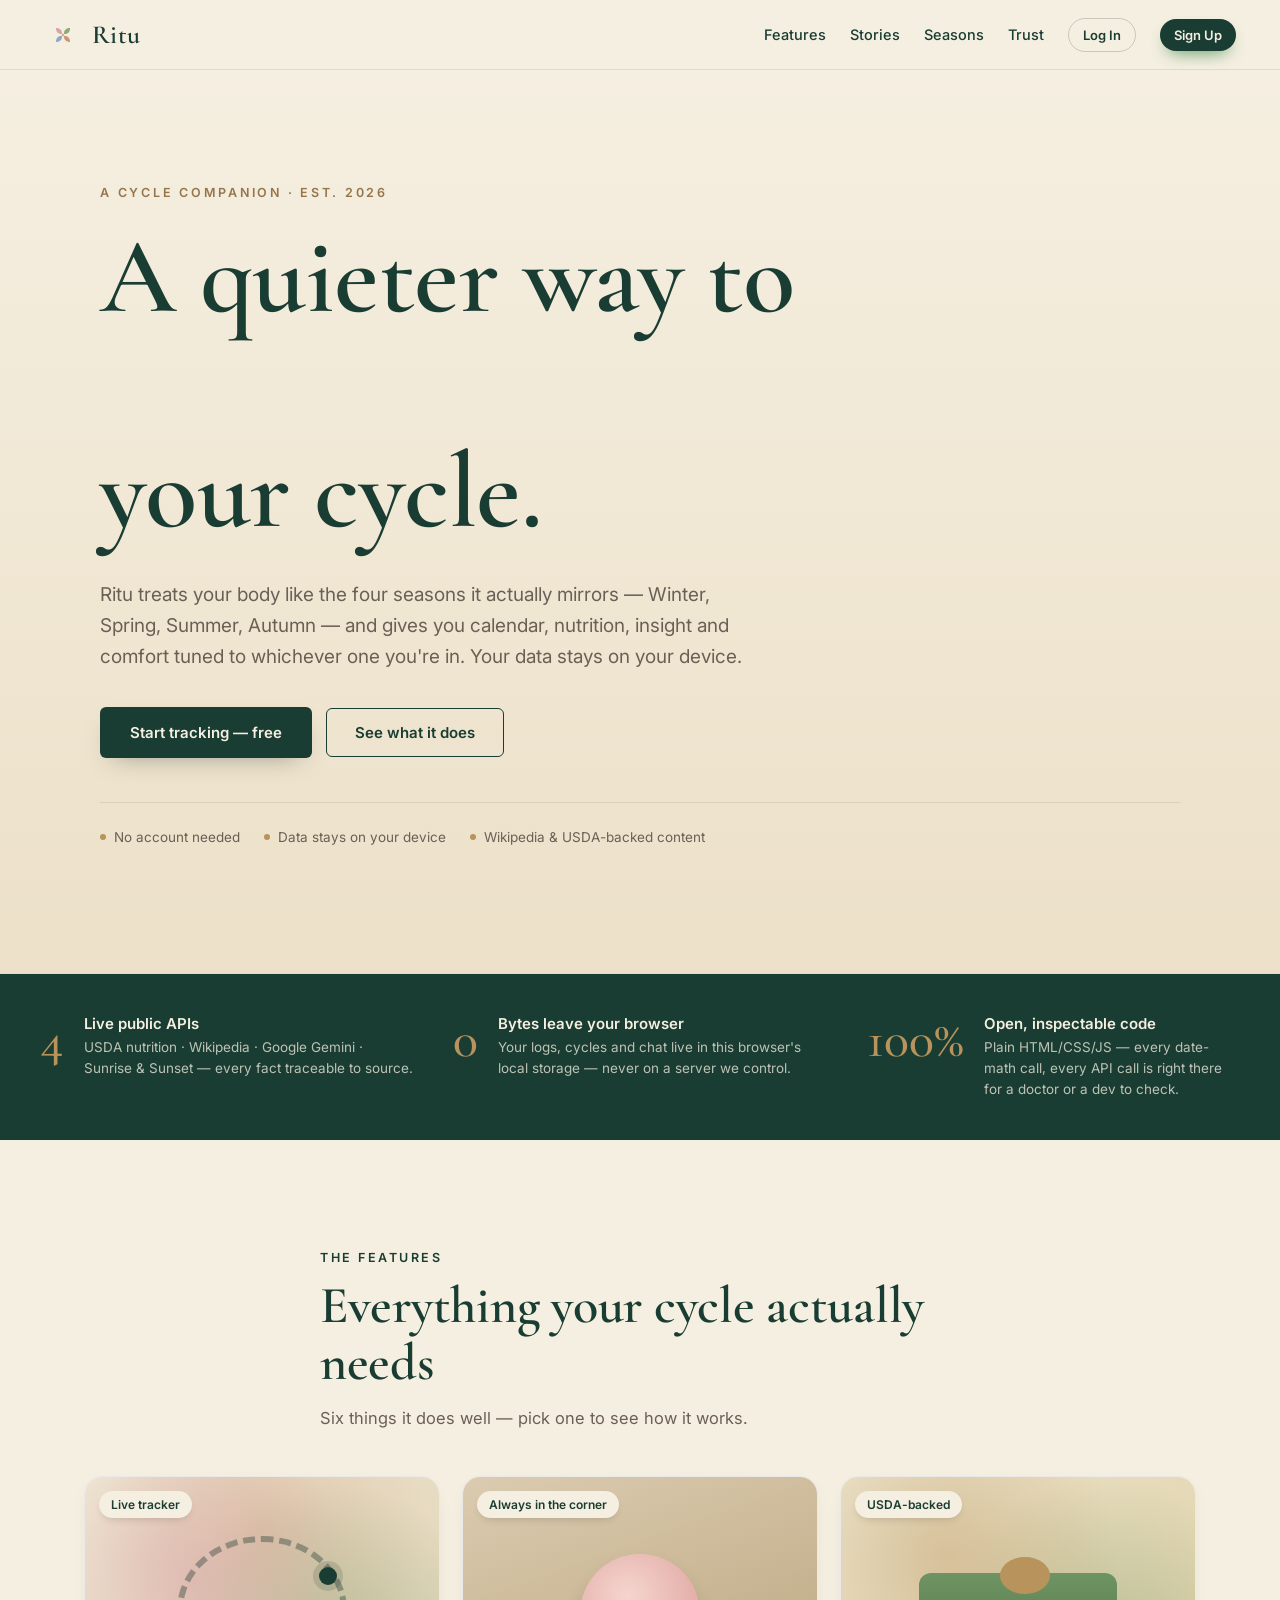
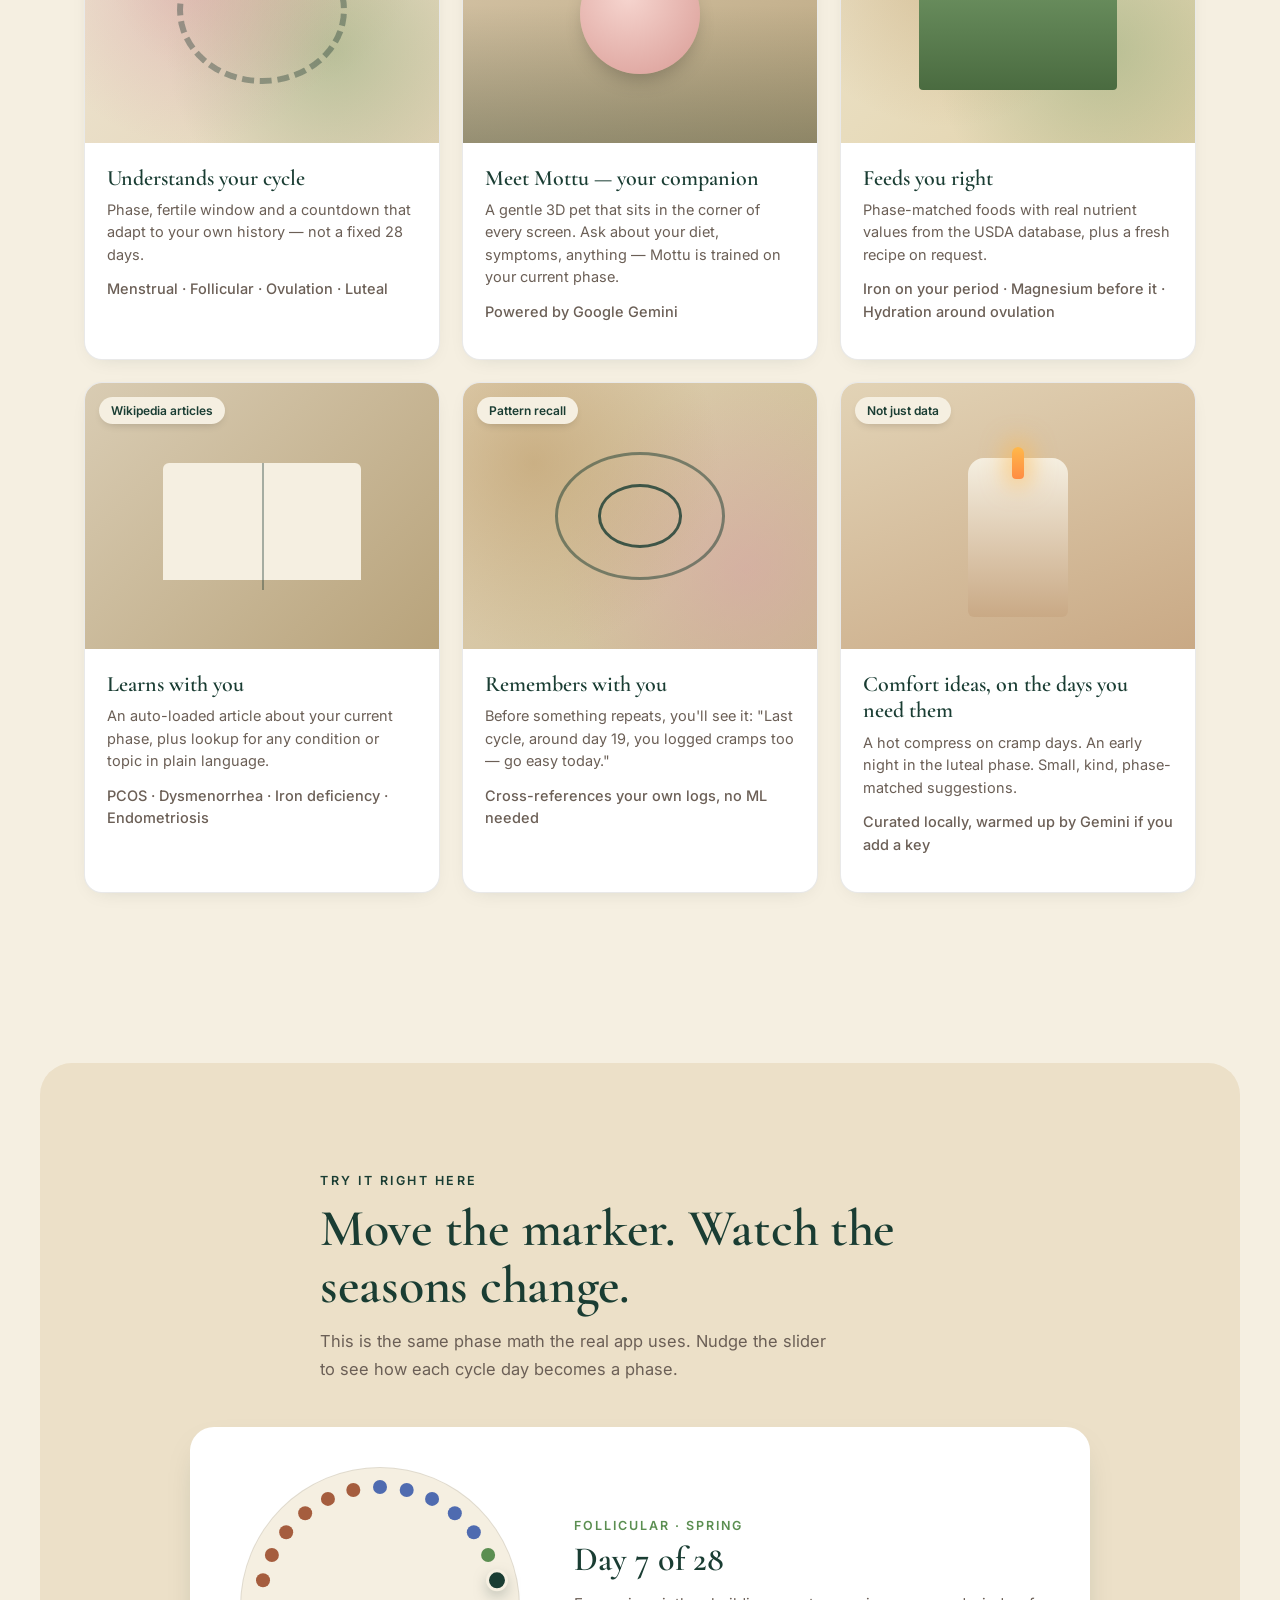
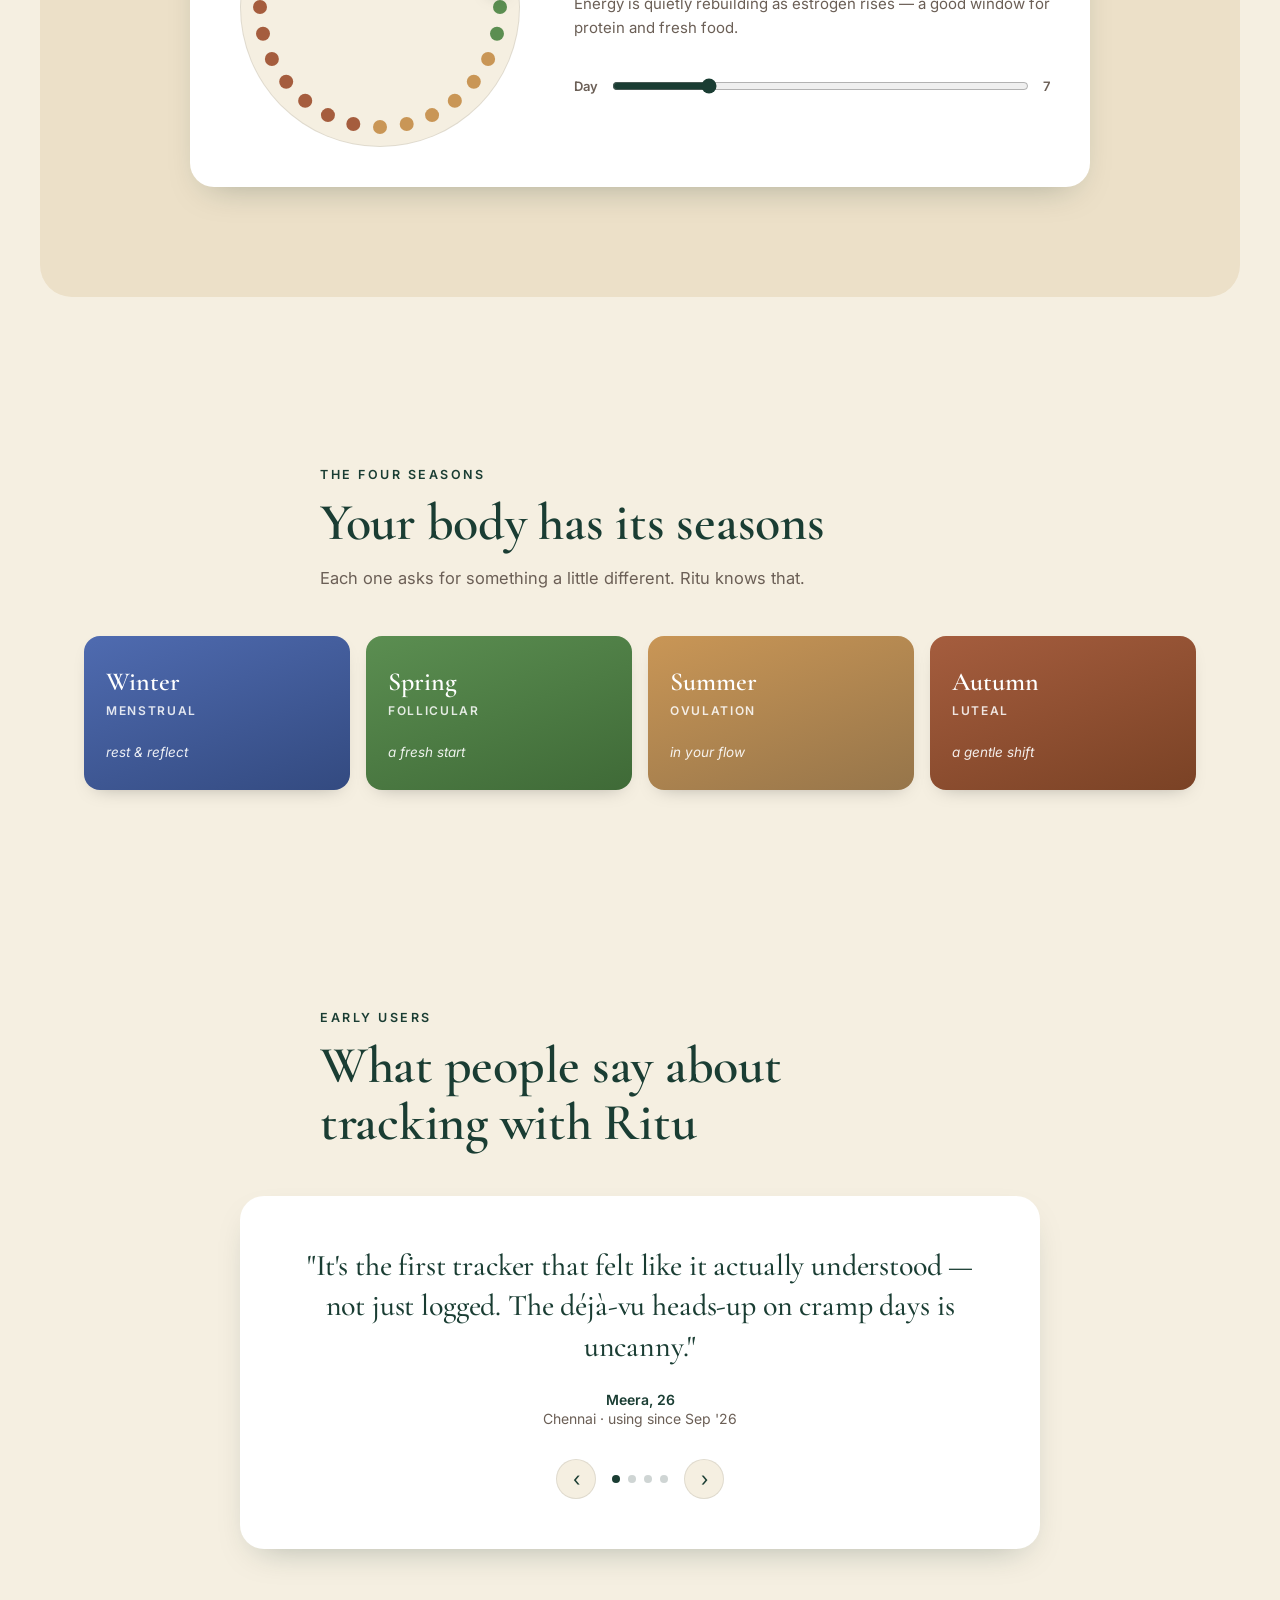
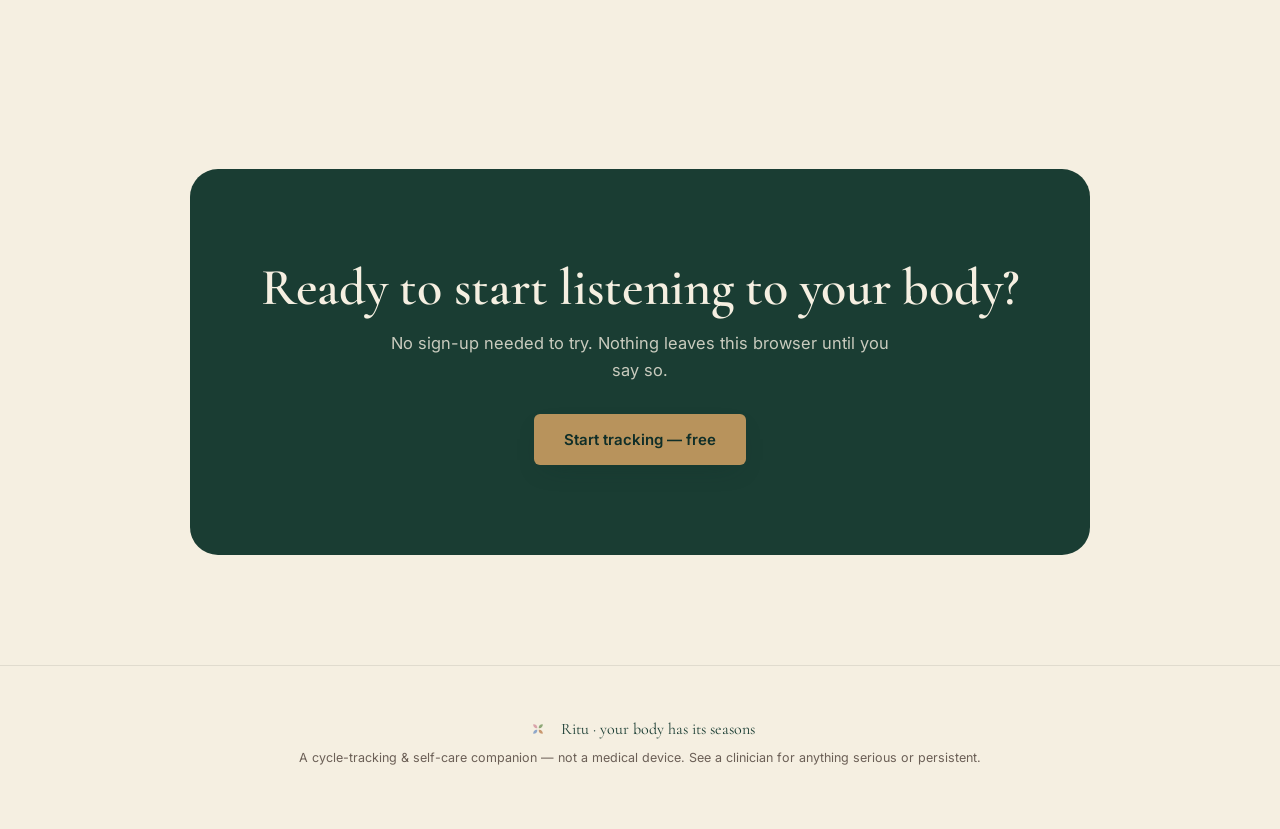
<file: index.html>
<!DOCTYPE html>
<html lang="en">
<head>
<meta charset="UTF-8" />
<meta name="viewport" content="width=device-width, initial-scale=1.0" />
<title>Ritu · your body has its seasons</title>
<link href="https://fonts.googleapis.com/css2?family=Inter:wght@400;500;600;700&family=Cormorant+Garamond:wght@500;600;700&family=Playfair+Display:wght@600;700&display=swap" rel="stylesheet">
<link rel="stylesheet" href="style.css" />
</head>
<body class="phase-follicular">

  <!-- ===================== LANDING PAGE ===================== -->
  <section id="landing" class="landing">
    <!-- nav-toggle and nav-links kept as DIRECT children of #landing so the
         mobile fixed-position dropdown escapes to the viewport cleanly. -->
    <input type="checkbox" id="landingNavToggle" class="nav-toggle">

    <nav class="navbar landing-navbar">
      <a href="#landing" class="brand-mark-link" id="brandLink">
        <span class="brand-icon" aria-hidden="true">
          <!-- Wreath-of-leaves brand mark, redrawn from the user's Ritu moodboard -->
          <svg viewBox="0 0 100 100" width="38" height="38">
            <defs>
              <path id="leaf" d="M0,-22 C7,-16 8,-6 0,0 C-8,-6 -7,-16 0,-22 Z"/>
            </defs>
            <g transform="translate(50,50)">
              <use href="#leaf" fill="#d9a3aa" transform="rotate(-45) translate(0,-4)"/>
              <use href="#leaf" fill="#8ea877" transform="rotate(45) translate(0,-4)"/>
              <use href="#leaf" fill="#c99870" transform="rotate(135) translate(0,-4)"/>
              <use href="#leaf" fill="#8fa7c9" transform="rotate(-135) translate(0,-4)"/>
              <path d="M0,-5 L1.4,-1 L5,0 L1.4,1 L0,5 L-1.4,1 L-5,0 L-1.4,-1 Z" fill="#b8935c"/>
            </g>
          </svg>
        </span>
        <span class="brand-name-text">Ritu</span>
      </a>

      <div class="sign-in-box">
        <a href="#features" class="nav-link">Features</a>
        <a href="#stories" class="nav-link">Stories</a>
        <a href="#seasons" class="nav-link">Seasons</a>
        <a href="#trust" class="nav-link">Trust</a>
        <button class="btn ghost small" id="landingSignInBtn">Log In</button>
        <button class="btn primary small" id="landingGetStartedBtn">Sign Up</button>
      </div>

      <label class="hamburger" for="landingNavToggle" aria-label="Menu"></label>
    </nav>

    <ul class="nav-links">
      <li class="nav-close-row"><label class="nav-close-btn" for="landingNavToggle" aria-label="Close menu">✕</label></li>
      <li><a href="#features">Features</a></li>
      <li><a href="#stories">Stories</a></li>
      <li><a href="#seasons">Seasons</a></li>
      <li><a href="#trust">Trust</a></li>
      <li class="nav-links-actions">
        <button class="btn ghost" id="landingSignInBtnMobile">Log In</button>
        <button class="btn primary" id="landingGetStartedBtnMobile">Sign Up</button>
      </li>
    </ul>

    <!-- ---------- HERO — full-bleed, no pet, dynamic headline ---------- -->
    <section class="hero">
      <div class="hero-inner">
        <p class="hero-eyebrow">A cycle companion · Est. 2026</p>
        <h1 class="hero-headline">
          A quieter way to<br>
          <span class="rotator"><span id="rotWord">understand</span></span>
          <span class="rotator-tail">your cycle.</span>
        </h1>
        <p class="hero-lede">Ritu treats your body like the four seasons it actually mirrors — Winter, Spring, Summer, Autumn — and gives you calendar, nutrition, insight and comfort tuned to whichever one you're in. Your data stays on your device.</p>
        <div class="hero-actions">
          <button class="btn-main" id="heroGetStartedBtn">Start tracking — free</button>
          <a href="#features" class="btn-second">See what it does</a>
        </div>
        <div class="hero-trust">
          <span class="hero-trust-item"><span class="trust-dot"></span> No account needed</span>
          <span class="hero-trust-item"><span class="trust-dot"></span> Data stays on your device</span>
          <span class="hero-trust-item"><span class="trust-dot"></span> Wikipedia &amp; USDA-backed content</span>
        </div>
      </div>
    </section>

    <!-- ---------- TRUST BAR — press-style row of small credibility items ---------- -->
    <section class="trust-bar" id="trust">
      <div class="trust-inner">
        <div class="trust-cell">
          <span class="trust-num">4</span>
          <div class="trust-body">
            <p class="trust-title">Live public APIs</p>
            <p class="trust-sub">USDA nutrition · Wikipedia · Google Gemini · Sunrise&nbsp;&amp; Sunset — every fact traceable to source.</p>
          </div>
        </div>
        <div class="trust-cell">
          <span class="trust-num">0</span>
          <div class="trust-body">
            <p class="trust-title">Bytes leave your browser</p>
            <p class="trust-sub">Your logs, cycles and chat live in this browser's local storage — never on a server we control.</p>
          </div>
        </div>
        <div class="trust-cell">
          <span class="trust-num">100%</span>
          <div class="trust-body">
            <p class="trust-title">Open, inspectable code</p>
            <p class="trust-sub">Plain HTML/CSS/JS — every date-math call, every API call is right there for a doctor or a dev to check.</p>
          </div>
        </div>
      </div>
    </section>

    <!-- ---------- FEATURE CARDS — image-style, ZO Hotel pattern ---------- -->
    <section class="landing-section" id="features">
      <div class="section-head">
        <p class="section-eyebrow">The features</p>
        <h2 class="section-title">Everything your cycle actually needs</h2>
        <p class="section-lede">Six things it does well — pick one to see how it works.</p>
      </div>

      <div class="card-grid" id="featureGrid">
        <article class="feat-card" data-feat="cycle">
          <div class="feat-image" data-art="cycle">
            <span class="feat-badge">Live tracker</span>
          </div>
          <div class="feat-body">
            <h3>Understands your cycle</h3>
            <p>Phase, fertile window and a countdown that adapt to your own history — not a fixed 28 days.</p>
            <p class="feat-meta">Menstrual · Follicular · Ovulation · Luteal</p>
          </div>
        </article>

        <article class="feat-card" data-feat="mottu">
          <div class="feat-image" data-art="mottu">
            <span class="feat-badge">Always in the corner</span>
          </div>
          <div class="feat-body">
            <h3>Meet Mottu — your companion</h3>
            <p>A gentle 3D pet that sits in the corner of every screen. Ask about your diet, symptoms, anything — Mottu is trained on your current phase.</p>
            <p class="feat-meta">Powered by Google Gemini</p>
          </div>
        </article>

        <article class="feat-card" data-feat="nutrition">
          <div class="feat-image" data-art="nutrition">
            <span class="feat-badge">USDA-backed</span>
          </div>
          <div class="feat-body">
            <h3>Feeds you right</h3>
            <p>Phase-matched foods with real nutrient values from the USDA database, plus a fresh recipe on request.</p>
            <p class="feat-meta">Iron on your period · Magnesium before it · Hydration around ovulation</p>
          </div>
        </article>

        <article class="feat-card" data-feat="learn">
          <div class="feat-image" data-art="learn">
            <span class="feat-badge">Wikipedia articles</span>
          </div>
          <div class="feat-body">
            <h3>Learns with you</h3>
            <p>An auto-loaded article about your current phase, plus lookup for any condition or topic in plain language.</p>
            <p class="feat-meta">PCOS · Dysmenorrhea · Iron deficiency · Endometriosis</p>
          </div>
        </article>

        <article class="feat-card" data-feat="dejavu">
          <div class="feat-image" data-art="dejavu">
            <span class="feat-badge">Pattern recall</span>
          </div>
          <div class="feat-body">
            <h3>Remembers with you</h3>
            <p>Before something repeats, you'll see it: "Last cycle, around day 19, you logged cramps too — go easy today."</p>
            <p class="feat-meta">Cross-references your own logs, no ML needed</p>
          </div>
        </article>

        <article class="feat-card" data-feat="comfort">
          <div class="feat-image" data-art="comfort">
            <span class="feat-badge">Not just data</span>
          </div>
          <div class="feat-body">
            <h3>Comfort ideas, on the days you need them</h3>
            <p>A hot compress on cramp days. An early night in the luteal phase. Small, kind, phase-matched suggestions.</p>
            <p class="feat-meta">Curated locally, warmed up by Gemini if you add a key</p>
          </div>
        </article>
      </div>
    </section>

    <!-- ---------- INTERACTIVE CYCLE-PREVIEW ---------- -->
    <section class="landing-section demo-section" id="demo">
      <div class="section-head">
        <p class="section-eyebrow">Try it right here</p>
        <h2 class="section-title">Move the marker. Watch the seasons change.</h2>
        <p class="section-lede">This is the same phase math the real app uses. Nudge the slider to see how each cycle day becomes a phase.</p>
      </div>

      <div class="demo-card">
        <div class="demo-ring" id="demoRing" aria-hidden="true">
          <!-- Rendered by JS: a 360° ring of dots color-coded by phase, with a moving marker -->
        </div>
        <div class="demo-info">
          <p class="demo-phase-label" id="demoPhaseLabel">Follicular · Spring</p>
          <p class="demo-day-label" id="demoDayLabel">Day 7 of 28</p>
          <p class="demo-desc" id="demoDesc">Energy is quietly rebuilding as estrogen rises — good window for protein and fresh food.</p>
          <label class="demo-slider-row">
            <span>Day</span>
            <input type="range" min="1" max="28" value="7" id="demoDaySlider" />
            <span id="demoDayValue">7</span>
          </label>
        </div>
      </div>
    </section>

    <!-- ---------- SEASONS ---------- -->
    <section class="landing-section seasons-section" id="seasons">
      <div class="section-head">
        <p class="section-eyebrow">The four seasons</p>
        <h2 class="section-title">Your body has its seasons</h2>
        <p class="section-lede">Each one asks for something a little different. Ritu knows that.</p>
      </div>
      <div class="season-strip">
        <div class="season-chip" data-season="menstrual"><strong>Winter</strong><span>Menstrual</span><em>rest &amp; reflect</em></div>
        <div class="season-chip" data-season="follicular"><strong>Spring</strong><span>Follicular</span><em>a fresh start</em></div>
        <div class="season-chip" data-season="ovulation"><strong>Summer</strong><span>Ovulation</span><em>in your flow</em></div>
        <div class="season-chip" data-season="luteal"><strong>Autumn</strong><span>Luteal</span><em>a gentle shift</em></div>
      </div>
    </section>

    <!-- ---------- TESTIMONIALS CAROUSEL ---------- -->
    <section class="landing-section stories-section" id="stories">
      <div class="section-head">
        <p class="section-eyebrow">Early users</p>
        <h2 class="section-title">What people say about tracking with Ritu</h2>
      </div>
      <div class="stories-panel">
        <blockquote class="story" id="storyBox">
          <p class="story-quote" id="storyQuote">Loading...</p>
          <footer class="story-meta">
            <strong id="storyName">—</strong>
            <span id="storyDetail">—</span>
          </footer>
        </blockquote>
        <div class="stories-nav">
          <button class="story-arrow" id="storyPrev" aria-label="Previous story">‹</button>
          <div class="story-dots" id="storyDots"></div>
          <button class="story-arrow" id="storyNext" aria-label="Next story">›</button>
        </div>
      </div>
    </section>

    <!-- ---------- CTA ---------- -->
    <section class="landing-section cta-section">
      <div class="cta-panel">
        <h2 class="section-title cta-title">Ready to start listening to your body?</h2>
        <p class="section-lede">No sign-up needed to try. Nothing leaves this browser until you say so.</p>
        <button class="btn-main" id="ctaGetStartedBtn">Start tracking — free</button>
      </div>
    </section>

    <footer class="landing-footer">
      <div class="footer-brand">
        <span class="brand-icon" aria-hidden="true">
          <svg viewBox="0 0 100 100" width="26" height="26">
            <g transform="translate(50,50)">
              <path d="M0,-22 C7,-16 8,-6 0,0 C-8,-6 -7,-16 0,-22 Z" fill="#d9a3aa" transform="rotate(-45) translate(0,-4)"/>
              <path d="M0,-22 C7,-16 8,-6 0,0 C-8,-6 -7,-16 0,-22 Z" fill="#8ea877" transform="rotate(45) translate(0,-4)"/>
              <path d="M0,-22 C7,-16 8,-6 0,0 C-8,-6 -7,-16 0,-22 Z" fill="#c99870" transform="rotate(135) translate(0,-4)"/>
              <path d="M0,-22 C7,-16 8,-6 0,0 C-8,-6 -7,-16 0,-22 Z" fill="#8fa7c9" transform="rotate(-135) translate(0,-4)"/>
            </g>
          </svg>
        </span>
        <span>Ritu · your body has its seasons</span>
      </div>
      <p class="muted small">A cycle-tracking &amp; self-care companion — not a medical device. See a clinician for anything serious or persistent.</p>
    </footer>
  </section>

  <!-- ===================== ONBOARDING ===================== -->
  <section id="onboarding" class="onboarding" hidden>
    <div class="onboarding-brand-panel">
      <div class="pet-3d onboarding-pet-wrap" id="obPetWrap">
        <span class="pet-shadow"></span>
        <img class="pet-img" src="assets/pet.webp" alt="Mottu" />
      </div>
      <div class="onboarding-brand-mark">
        <svg viewBox="0 0 64 64" width="30" height="30" aria-hidden="true">
          <g transform="translate(32,32)">
            <path d="M0,-26 C7,-19 9,-9 0,-1 C-9,-9 -7,-19 0,-26 Z" fill="#f2aab6" transform="rotate(-42)"/>
            <path d="M0,-26 C7,-19 9,-9 0,-1 C-9,-9 -7,-19 0,-26 Z" fill="#8cc07b" transform="rotate(48)"/>
            <path d="M0,-26 C7,-19 9,-9 0,-1 C-9,-9 -7,-19 0,-26 Z" fill="#de9755" transform="rotate(138)"/>
            <path d="M0,-26 C7,-19 9,-9 0,-1 C-9,-9 -7,-19 0,-26 Z" fill="#93aedf" transform="rotate(228)"/>
            <path d="M0,-5 L1.8,-0.8 L6,0 L1.8,0.8 L0,5 L-1.8,0.8 L-6,0 L-1.8,-0.8 Z" fill="#e78d93"/>
          </g>
        </svg>
        <span>Ritu</span>
      </div>
      <p class="onboarding-brand-tag">your body has its seasons</p>
      <div class="steps-track"><div id="stepFill" class="steps-fill"></div></div>
    </div>

    <div class="onboarding-content">
      <!-- Step 0: welcome -->
      <div class="ob-step" data-step="0">
        <h2>Hi, I'm Mottu 🌱</h2>
        <p>I'll keep you company through every season of your cycle — resting when you rest, blooming when you bloom. Let's set a few things up so I can look after you properly.</p>
        <button class="btn primary" data-next>Let's begin</button>
      </div>

      <!-- Step 1: age group -->
      <div class="ob-step" data-step="1" hidden>
        <h2>Which age group are you in?</h2>
        <p class="muted">This helps me tailor nutrition and phase-length assumptions.</p>
        <div class="choice-grid" data-field="ageGroup">
          <button class="choice" data-value="under18">Under 18</button>
          <button class="choice" data-value="18-24">18 – 24</button>
          <button class="choice" data-value="25-34">25 – 34</button>
          <button class="choice" data-value="35-44">35 – 44</button>
          <button class="choice" data-value="45plus">45+</button>
        </div>
        <div class="ob-nav">
          <button class="btn ghost" data-back>Back</button>
          <button class="btn primary" data-next disabled>Continue</button>
        </div>
      </div>

      <!-- Step 2: cycle length -->
      <div class="ob-step" data-step="2" hidden>
        <h2>How many days between periods, usually?</h2>
        <p class="muted">Counting from the first day of one period to the first day of the next. A guess is fine — you can refine this later.</p>
        <div class="slider-row">
          <input type="range" min="18" max="45" value="28" id="cycleLengthRange" />
          <div class="slider-value"><span id="cycleLengthValue">28</span> days</div>
        </div>
        <label class="checkbox-row">
          <input type="checkbox" id="irregularCheck" />
          <span>My cycle is irregular / unpredictable</span>
        </label>
        <div id="goalWrap" class="field-block" hidden>
          <label for="goalText">What would you like to understand or change about your cycle?</label>
          <textarea id="goalText" rows="3" placeholder="e.g. figure out why it's so unpredictable, reduce PMS mood swings, track it properly for the first time..."></textarea>
        </div>
        <div class="ob-nav">
          <button class="btn ghost" data-back>Back</button>
          <button class="btn primary" data-next>Continue</button>
        </div>
      </div>

      <!-- Step 3: period length -->
      <div class="ob-step" data-step="3" hidden>
        <h2>How many days does your period usually last?</h2>
        <div class="slider-row">
          <input type="range" min="2" max="10" value="5" id="periodLengthRange" />
          <div class="slider-value"><span id="periodLengthValue">5</span> days</div>
        </div>
        <div class="ob-nav">
          <button class="btn ghost" data-back>Back</button>
          <button class="btn primary" data-next>Continue</button>
        </div>
      </div>

      <!-- Step 4: last period date -->
      <div class="ob-step" data-step="4" hidden>
        <h2>When did your last period start?</h2>
        <p class="muted">This is how I'll work out which season you're in today.</p>
        <input type="date" id="lastPeriodInput" />
        <div class="ob-nav">
          <button class="btn ghost" data-back>Back</button>
          <button class="btn primary" data-next disabled>Continue</button>
        </div>
      </div>

      <!-- Step 5: name -->
      <div class="ob-step" data-step="5" hidden>
        <h2>Lastly — what should Mottu call you?</h2>
        <input type="text" id="nameInput" placeholder="Your name" maxlength="24" />
        <div class="ob-nav">
          <button class="btn ghost" data-back>Back</button>
          <button class="btn primary" id="finishOnboarding" data-next>Enter Ritu</button>
        </div>
      </div>
    </div>
  </section>

  <!-- ===================== MAIN APP ===================== -->
  <div id="app" class="app" hidden>

    <div class="navbar" id="navbarWrap">
      <div class="topbar-brand">
        <svg class="brand-mark" viewBox="0 0 64 64" width="26" height="26" aria-hidden="true">
          <g transform="translate(32,32)">
            <path d="M0,-26 C7,-19 9,-9 0,-1 C-9,-9 -7,-19 0,-26 Z" fill="#f2aab6" transform="rotate(-42)"/>
            <path d="M0,-26 C7,-19 9,-9 0,-1 C-9,-9 -7,-19 0,-26 Z" fill="#8cc07b" transform="rotate(48)"/>
            <path d="M0,-26 C7,-19 9,-9 0,-1 C-9,-9 -7,-19 0,-26 Z" fill="#de9755" transform="rotate(138)"/>
            <path d="M0,-26 C7,-19 9,-9 0,-1 C-9,-9 -7,-19 0,-26 Z" fill="#93aedf" transform="rotate(228)"/>
            <path d="M0,-5 L1.8,-0.8 L6,0 L1.8,0.8 L0,5 L-1.8,0.8 L-6,0 L-1.8,-0.8 Z" fill="#e78d93"/>
          </g>
        </svg>
        <span class="topbar-title">Ritu</span>
      </div>
      <div class="navbar-action">
        <button class="icon-btn person-btn" id="settingsBtn" title="Account &amp; settings" aria-label="Account and settings">
          <svg viewBox="0 0 24 24" fill="none" stroke="currentColor" stroke-width="2.2" stroke-linecap="round" stroke-linejoin="round" width="18" height="18"><circle cx="12" cy="9" r="3.5"/><path d="M5 20c1.2-3.6 4-5 7-5s5.8 1.4 7 5"/></svg>
        </button>
      </div>
    </div>

    <!-- kept as a sibling of .navbar, not nested inside it — a fixed-position
         descendant needs to stay shallow to reliably escape to the viewport -->
    <nav class="tabs" id="tabs">
      <button class="tab active" data-tab="home">
        <span class="tab-icon"><svg viewBox="0 0 24 24" fill="none" stroke="currentColor" stroke-width="2.3" stroke-linecap="round" stroke-linejoin="round"><path d="M4 11.5L12 5l8 6.5"/><path d="M6 10v9a1 1 0 0 0 1 1h10a1 1 0 0 0 1-1v-9"/><path d="M10 20v-5.5h4V20"/></svg></span>
        <span class="tab-label">Home</span>
      </button>
      <button class="tab" data-tab="calendar">
        <span class="tab-icon"><svg viewBox="0 0 24 24" fill="none" stroke="currentColor" stroke-width="2.3" stroke-linecap="round" stroke-linejoin="round"><rect x="3.5" y="5" width="17" height="15.5" rx="3.5"/><path d="M3.5 10h17"/><path d="M8 3v4"/><path d="M16 3v4"/><circle cx="16.5" cy="7.2" r="1" fill="currentColor" stroke="none"/></svg></span>
        <span class="tab-label">Calendar</span>
      </button>
      <button class="tab" data-tab="mottu">
        <span class="tab-icon"><svg viewBox="0 0 24 24" fill="none" stroke="currentColor" stroke-width="2.3" stroke-linecap="round" stroke-linejoin="round"><path d="M5 19c9.5 0 13.5-6.5 13.5-15 0 0-12 0-13.5 8.5-1 4.5 0 6.5 0 6.5z"/><path d="M5.5 18.5c2-4.5 5.5-8 10-10"/></svg></span>
        <span class="tab-label">Mottu</span>
      </button>
      <button class="tab" data-tab="nutrition">
        <span class="tab-icon"><svg viewBox="0 0 24 24" fill="none" stroke="currentColor" stroke-width="2.3" stroke-linecap="round" stroke-linejoin="round"><path d="M4 11.5h16a8 8 0 0 1-16 0z"/><path d="M12 11.5V5"/><path d="M9 6.5c0-1.1 1.3-2.5 3-2.5s3 1.4 3 2.5"/></svg></span>
        <span class="tab-label">Nutrition</span>
      </button>
      <button class="tab" data-tab="insights">
        <span class="tab-icon"><svg viewBox="0 0 24 24" fill="none" stroke="currentColor" stroke-width="2.3" stroke-linecap="round" stroke-linejoin="round"><path d="M5 19V13"/><path d="M12 19V8"/><path d="M19 19v-5"/></svg></span>
        <span class="tab-label">Insights</span>
      </button>
    </nav>

    <!-- ---------- HOME ---------- -->
    <main class="view active" data-view="home">
      <section class="season-hero">
        <div class="season-hero-info">
          <p class="season-label" id="seasonLabel">Follicular · Spring</p>
          <h2 class="season-day" id="cycleDayText">Day 1 of your cycle</h2>
          <p class="season-desc" id="seasonDesc">Loading...</p>
          <div class="season-meta">
            <div class="meta-chip"><span id="nextPeriodCountdown">–</span><small>until next period</small></div>
            <div class="meta-chip" id="fertileChip" hidden><span>Fertile window</span><small>be mindful today</small></div>
          </div>
          <button class="btn small outline" id="logTodayBtn">Log how today feels</button>
        </div>
        <div class="season-hero-orb" id="seasonOrb" aria-hidden="true"></div>
      </section>

      <section class="pet-preview" id="petPreviewCard">
        <div class="pet-avatar pet-3d" id="petAvatarHome">
          <span class="pet-shadow"></span>
          <img src="assets/pet.webp" alt="Mottu" class="pet-img" />
          <span class="pet-badge" id="petBadgeHome"></span>
        </div>
        <div class="pet-preview-text">
          <p class="pet-name">Mottu</p>
          <p class="pet-line" id="petLineHome">Getting to know your rhythm...</p>
        </div>
        <button class="btn small primary" data-tab-jump="mottu">Visit Mottu</button>
      </section>

      <section class="dejavu-card" id="dejavuCard" hidden>
        <span class="dejavu-icon">✨</span>
        <p id="dejavuText"></p>
      </section>

      <section class="mini-cal">
        <div class="mini-cal-head">
          <h3>This week</h3>
        </div>
        <div class="mini-cal-strip" id="miniCalStrip"></div>
      </section>
    </main>

    <!-- ---------- CALENDAR ---------- -->
    <main class="view" data-view="calendar">
      <section class="calendar-panel">
        <div class="cal-nav">
          <button class="icon-btn" id="calPrev">‹</button>
          <h3 id="calMonthLabel">Month</h3>
          <button class="icon-btn" id="calNext">›</button>
        </div>
        <div class="cal-weekdays">
          <span>S</span><span>M</span><span>T</span><span>W</span><span>T</span><span>F</span><span>S</span>
        </div>
        <div class="cal-grid" id="calGrid"></div>
        <div class="cal-legend">
          <span><i class="dot dot-period"></i> Period</span>
          <span><i class="dot dot-fertile"></i> Fertile window</span>
          <span><i class="dot dot-predicted"></i> Predicted</span>
          <span><i class="dot dot-logged"></i> Logged</span>
        </div>
      </section>

      <section class="day-detail" id="dayDetail" hidden>
        <h3 id="dayDetailTitle">Day</h3>
        <div class="log-form">
          <div class="log-group">
            <label>Flow</label>
            <div class="pill-row" data-field="flow">
              <button class="pill" data-value="none">None</button>
              <button class="pill" data-value="spotting">Spotting</button>
              <button class="pill" data-value="light">Light</button>
              <button class="pill" data-value="medium">Medium</button>
              <button class="pill" data-value="heavy">Heavy</button>
            </div>
          </div>
          <div class="log-group">
            <label>Mood</label>
            <div class="pill-row" data-field="mood">
              <button class="pill" data-value="happy">🙂 Good</button>
              <button class="pill" data-value="calm">😌 Calm</button>
              <button class="pill" data-value="low">😔 Low</button>
              <button class="pill" data-value="irritable">😤 Irritable</button>
              <button class="pill" data-value="anxious">😟 Anxious</button>
            </div>
          </div>
          <div class="log-group">
            <label>Symptoms</label>
            <div class="pill-row" data-field="symptoms" data-multi="true">
              <button class="pill" data-value="cramps">Cramps</button>
              <button class="pill" data-value="headache">Headache</button>
              <button class="pill" data-value="bloating">Bloating</button>
              <button class="pill" data-value="fatigue">Fatigue</button>
              <button class="pill" data-value="acne">Acne</button>
              <button class="pill" data-value="cravings">Cravings</button>
              <button class="pill" data-value="backache">Backache</button>
              <button class="pill" data-value="tender">Tender breasts</button>
            </div>
          </div>
          <div class="log-group">
            <label for="dayNotes">Notes</label>
            <textarea id="dayNotes" rows="2" placeholder="Anything else worth remembering..."></textarea>
          </div>
          <div class="log-actions">
            <button class="btn primary" id="saveLogBtn">Save entry</button>
            <button class="btn ghost" id="markPeriodStartBtn">Mark period started this day</button>
          </div>
        </div>
      </section>
    </main>

    <!-- ---------- MOTTU (pet detail) ---------- -->
    <main class="view" data-view="mottu">
      <section class="pet-hero">
        <div class="pet-hero-avatar pet-3d" id="petAvatarBig">
          <span class="pet-shadow"></span>
          <img src="assets/pet.webp" alt="Mottu" class="pet-img" />
          <span class="pet-badge" id="petBadgeBig"></span>
        </div>
        <h2 id="petMoodTitle">Resting</h2>
        <p id="petMoodDesc" class="muted">Mottu mirrors whatever season your body is in right now.</p>

        <div class="pet-stats">
          <div class="pet-stat">
            <p class="pet-stat-label">Hungry for</p>
            <p class="pet-stat-value" id="petHungerFood">–</p>
          </div>
          <div class="pet-stat">
            <p class="pet-stat-label">Right now</p>
            <p class="pet-stat-value" id="petSkyState">–</p>
          </div>
        </div>

        <div class="comfort-word" id="comfortWordCard">
          <p class="comfort-word-label">Today's word</p>
          <p class="comfort-word-text" id="comfortWordText">...</p>
        </div>

        <button class="btn primary" id="openChatFromTab">💬 Chat with Mottu</button>
      </section>
    </main>

    <!-- ---------- NUTRITION ---------- -->
    <main class="view" data-view="nutrition">
      <section class="nutrition-panel">
        <h2>Eating for your <span id="nutritionPhaseName">phase</span></h2>
        <p class="muted" id="nutritionPhaseBlurb">Loading suggestions...</p>
        <div class="food-grid" id="foodGrid"></div>

        <div class="food-lookup">
          <h3>Look up any food</h3>
          <form id="foodSearchForm" class="food-search-row">
            <input type="text" id="foodSearchInput" placeholder="e.g. spinach, lentils, dark chocolate" />
            <button class="btn primary small" type="submit">Search</button>
          </form>
          <div id="foodLookupResult" class="food-lookup-result"></div>
        </div>

        <div class="wiki-section">
          <h3>Learn about <span id="wikiPhaseName">this phase</span></h3>
          <div id="wikiPhaseCard" class="wiki-card">Loading article…</div>

          <h3>Look up a condition or topic</h3>
          <p class="muted small">Powered by Wikipedia — try "PCOS", "Iron deficiency anemia", "Dysmenorrhea"...</p>
          <form id="wikiSearchForm" class="food-search-row">
            <input type="text" id="wikiSearchInput" placeholder="e.g. PCOS, endometriosis, magnesium" />
            <button class="btn primary small" type="submit">Search</button>
          </form>
          <div id="wikiSearchResult" class="wiki-card"></div>
        </div>
      </section>
    </main>

    <!-- ---------- INSIGHTS ---------- -->
    <main class="view" data-view="insights">
      <section class="insights-panel">
        <h2>Insights</h2>
        <div class="insight-cards" id="insightCards"></div>

        <h3>Cycle length history</h3>
        <div class="chart-wrap">
          <svg id="cycleChart" viewBox="0 0 320 140" preserveAspectRatio="none"></svg>
        </div>
        <p class="muted small" id="chartCaption">Log a few cycles to see your trend here.</p>
      </section>
    </main>

    <!-- ---------- FLOATING PET WIDGET (always visible) ---------- -->
    <button id="petFab" class="pet-fab pet-3d" aria-label="Chat with Mottu">
      <span class="pet-shadow pet-shadow-fab"></span>
      <img src="assets/pet.webp" alt="Mottu" class="pet-img pet-fab-img" />
    </button>

    <div id="petCloud" class="pet-cloud" hidden>
      <div class="pet-cloud-head">
        <div class="pet-cloud-title">
          <strong>Mottu</strong>
          <span id="cloudMoodLine" class="muted small">...</span>
        </div>
        <button class="icon-btn" id="closeCloud" aria-label="Close">✕</button>
      </div>
      <div class="chat-log" id="chatLog"></div>
      <div class="quick-actions">
        <button class="btn outline small recipe-btn" id="recipeBtn">🍳 Recipe for today</button>
        <button class="btn outline small recipe-btn" id="comfortBtn">🕯️ Comfort ideas</button>
      </div>
      <form class="chat-input-row" id="chatForm">
        <input type="text" id="chatInput" placeholder="Ask Mottu about your diet, symptoms, anything..." autocomplete="off" />
        <button class="btn primary" type="submit">Send</button>
      </form>
      <p class="chat-hint" id="chatHint" hidden>Add a Gemini API key in Settings for thoughtful replies — for now you'll get gentle fallback answers.</p>
    </div>
  </div>

  <!-- ===================== SETTINGS DRAWER ===================== -->
  <div id="settingsOverlay" class="overlay" hidden></div>
  <aside id="settingsDrawer" class="drawer" hidden>
    <div class="drawer-head">
      <h3>Settings</h3>
      <button class="icon-btn" id="closeSettings">✕</button>
    </div>
    <div class="drawer-body">
      <div class="field-block theme-toggle-row">
        <label>Appearance</label>
        <div class="theme-toggle" role="radiogroup" aria-label="Theme">
          <button class="theme-opt" data-theme="light" role="radio" aria-checked="true">
            <span aria-hidden="true">☀︎</span> Light
          </button>
          <button class="theme-opt" data-theme="dark" role="radio" aria-checked="false">
            <span aria-hidden="true">☾</span> Dark
          </button>
        </div>
      </div>
      <hr />
      <div class="field-block">
        <label for="setName">Your name</label>
        <input type="text" id="setName" />
      </div>
      <div class="field-block">
        <label for="setCycleLength">Average cycle length: <span id="setCycleLengthVal"></span> days</label>
        <input type="range" min="18" max="45" id="setCycleLength" />
      </div>
      <div class="field-block">
        <label for="setPeriodLength">Average period length: <span id="setPeriodLengthVal"></span> days</label>
        <input type="range" min="2" max="10" id="setPeriodLength" />
      </div>
      <div class="field-block">
        <label for="setLastPeriod">Last period start date</label>
        <input type="date" id="setLastPeriod" />
      </div>
      <hr />
      <div class="field-block">
        <label for="geminiKeyInput">Gemini API key <small>(stored only in this browser)</small></label>
        <input type="password" id="geminiKeyInput" placeholder="AIza..." />
        <p class="muted small">Get a free key at ai.google.dev/api. Used only to power Mottu's chat and recipe replies — never sent anywhere else.</p>
      </div>
      <div class="field-block">
        <label for="usdaKeyInput">USDA FoodData Central key <small>(optional)</small></label>
        <input type="text" id="usdaKeyInput" placeholder="DEMO_KEY is used if left blank" />
      </div>
      <hr />
      <div class="field-block demo-tools">
        <label>Demo tools</label>
        <p class="muted small">For showing phase changes live without waiting real days.</p>
        <div class="demo-btn-row">
          <button class="btn ghost small" id="demoMinus">− 1 day</button>
          <span id="demoOffsetLabel">+0 days</span>
          <button class="btn ghost small" id="demoPlus">+ 1 day</button>
        </div>
        <button class="btn ghost small" id="seedDemoBtn">Seed sample cycle history</button>
        <button class="btn ghost small danger" id="resetAppBtn">Reset all data</button>
      </div>
      <button class="btn primary" id="saveSettingsBtn">Save changes</button>
    </div>
  </aside>

  <div id="toast" class="toast" hidden></div>

  <script src="app.js"></script>
</body>
</html>
</file>
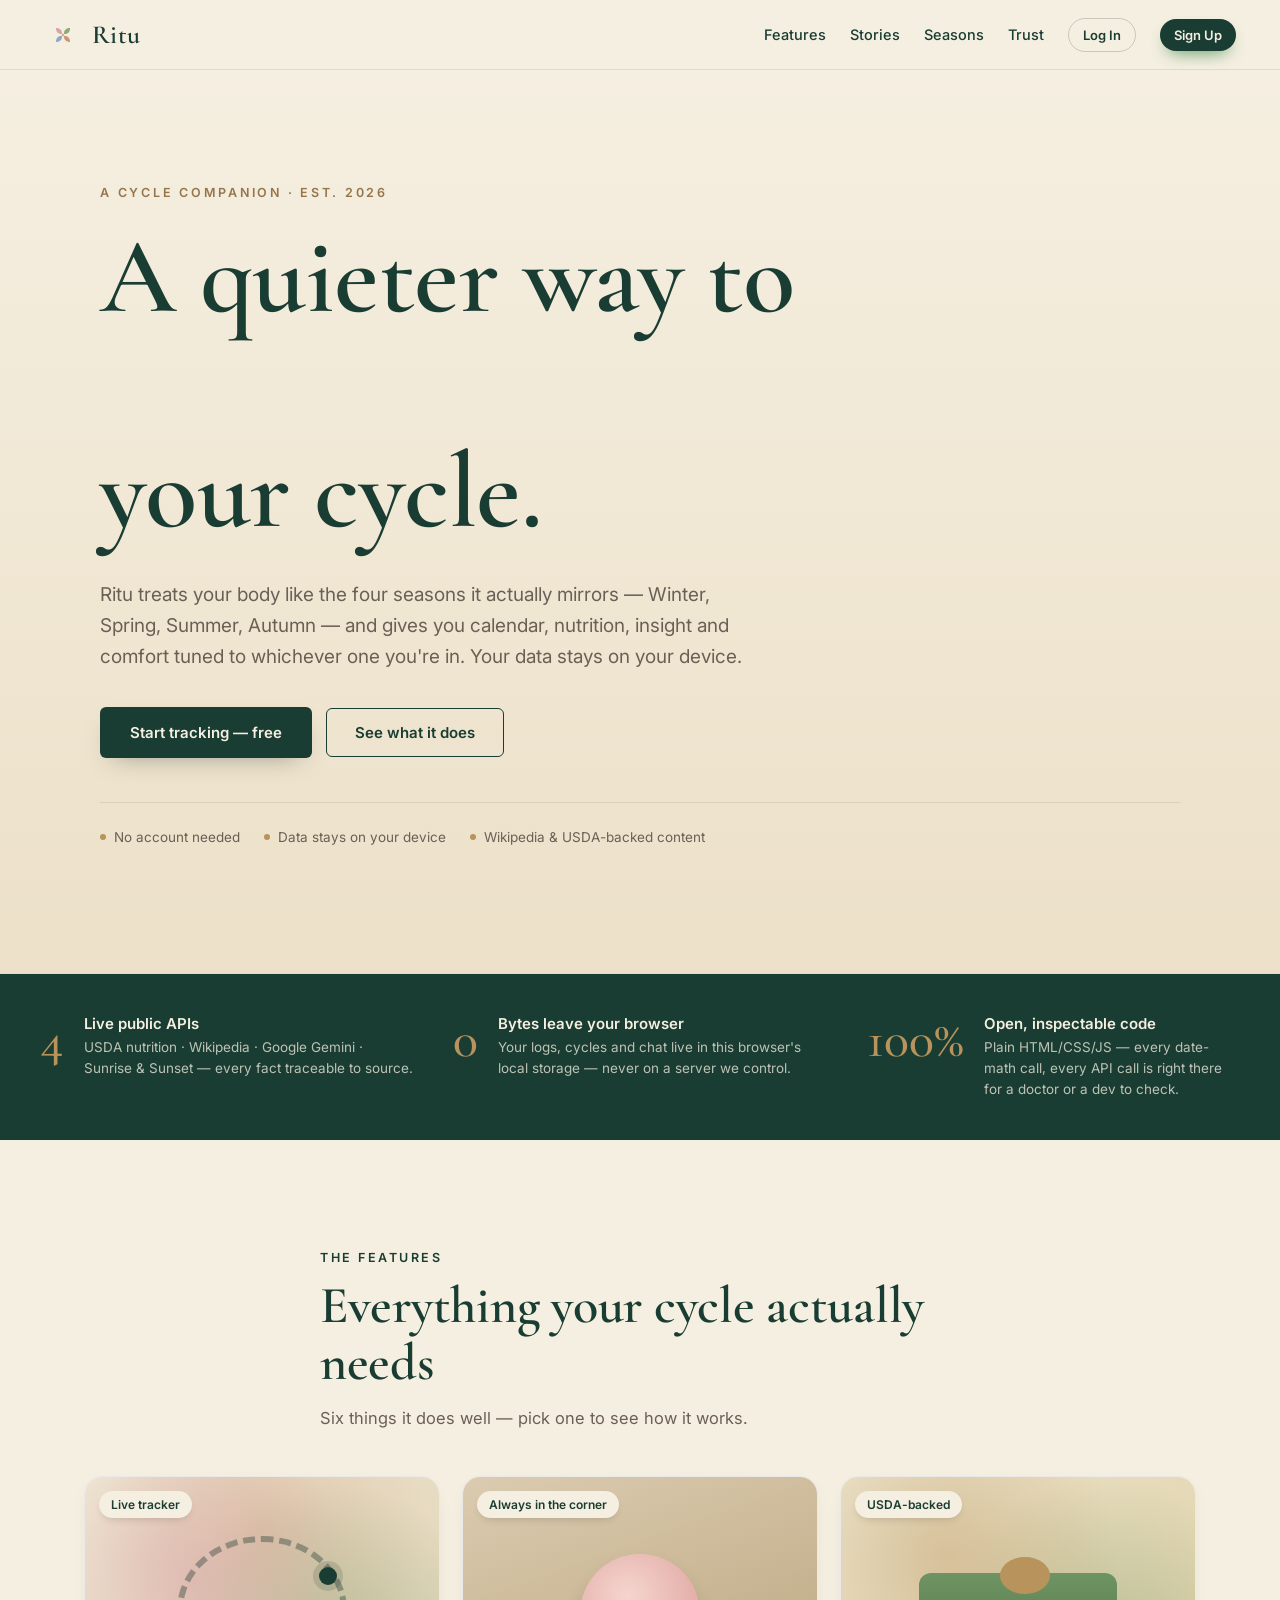
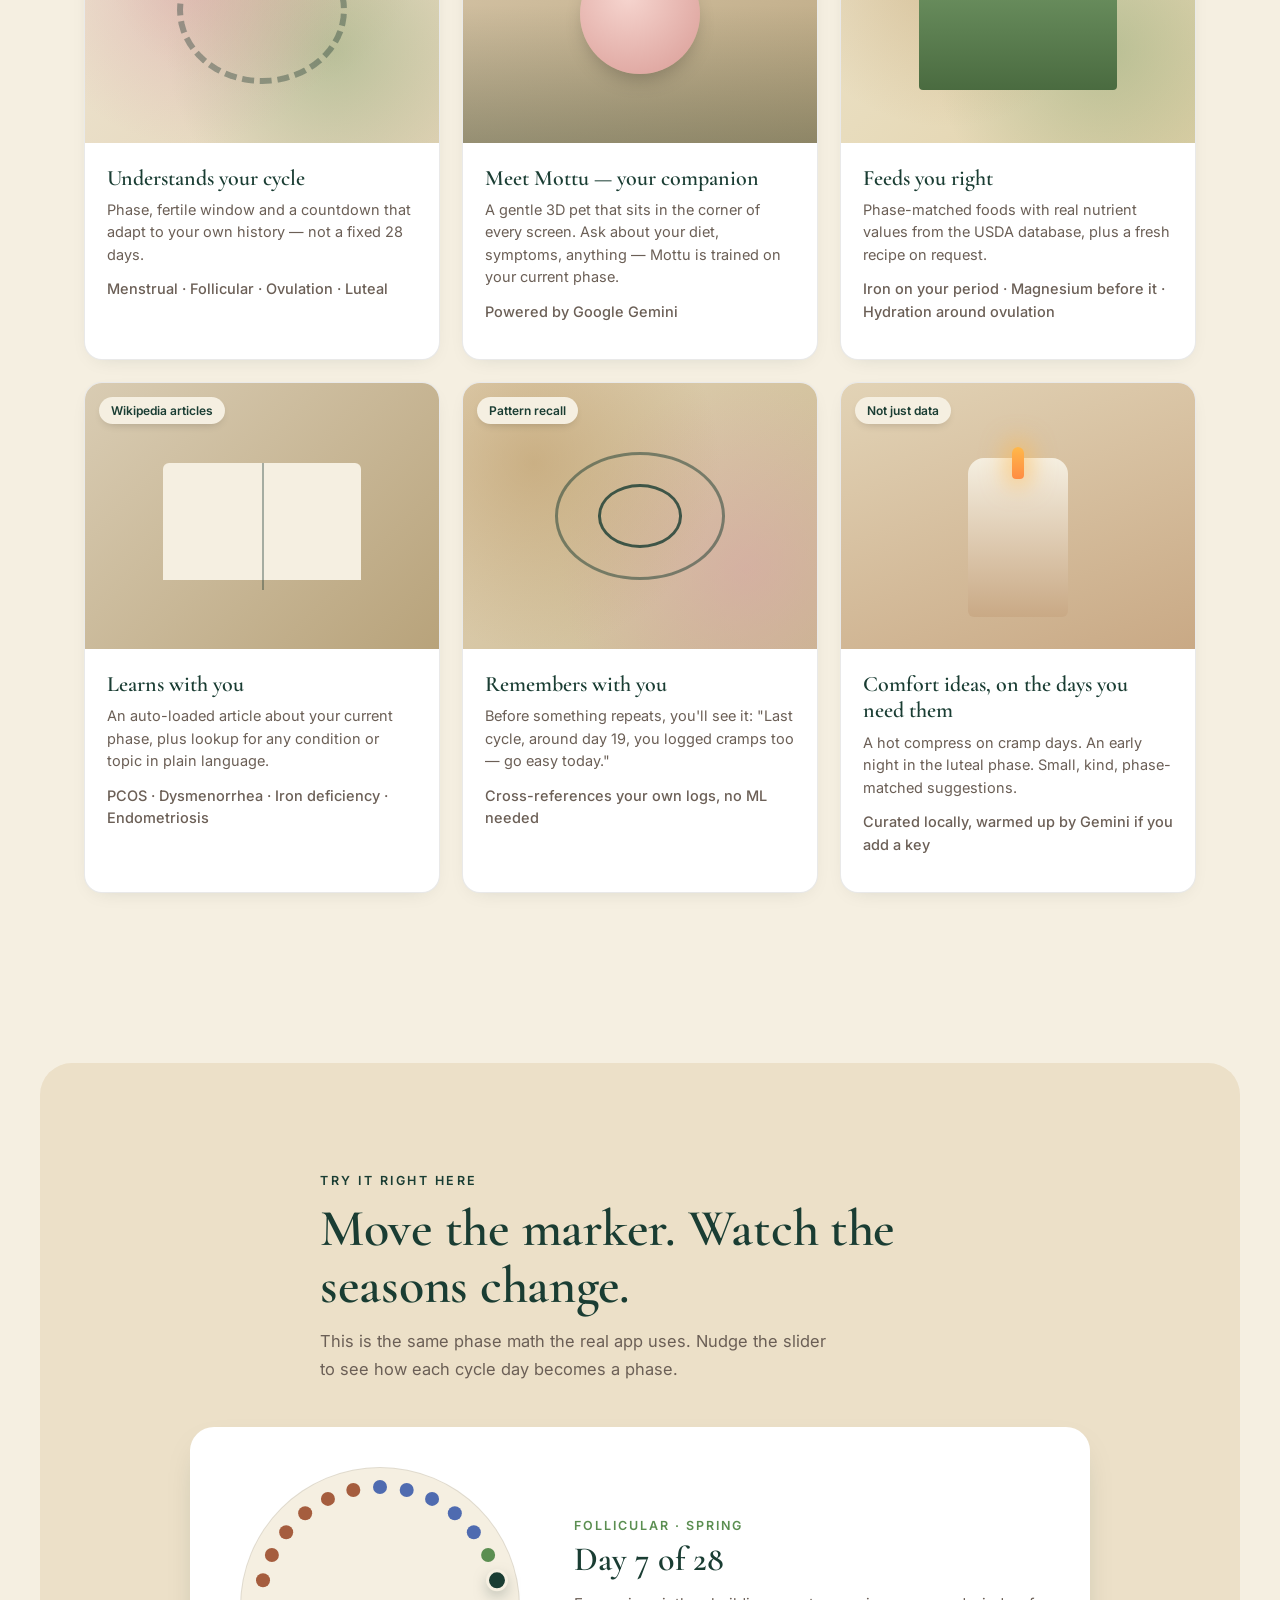
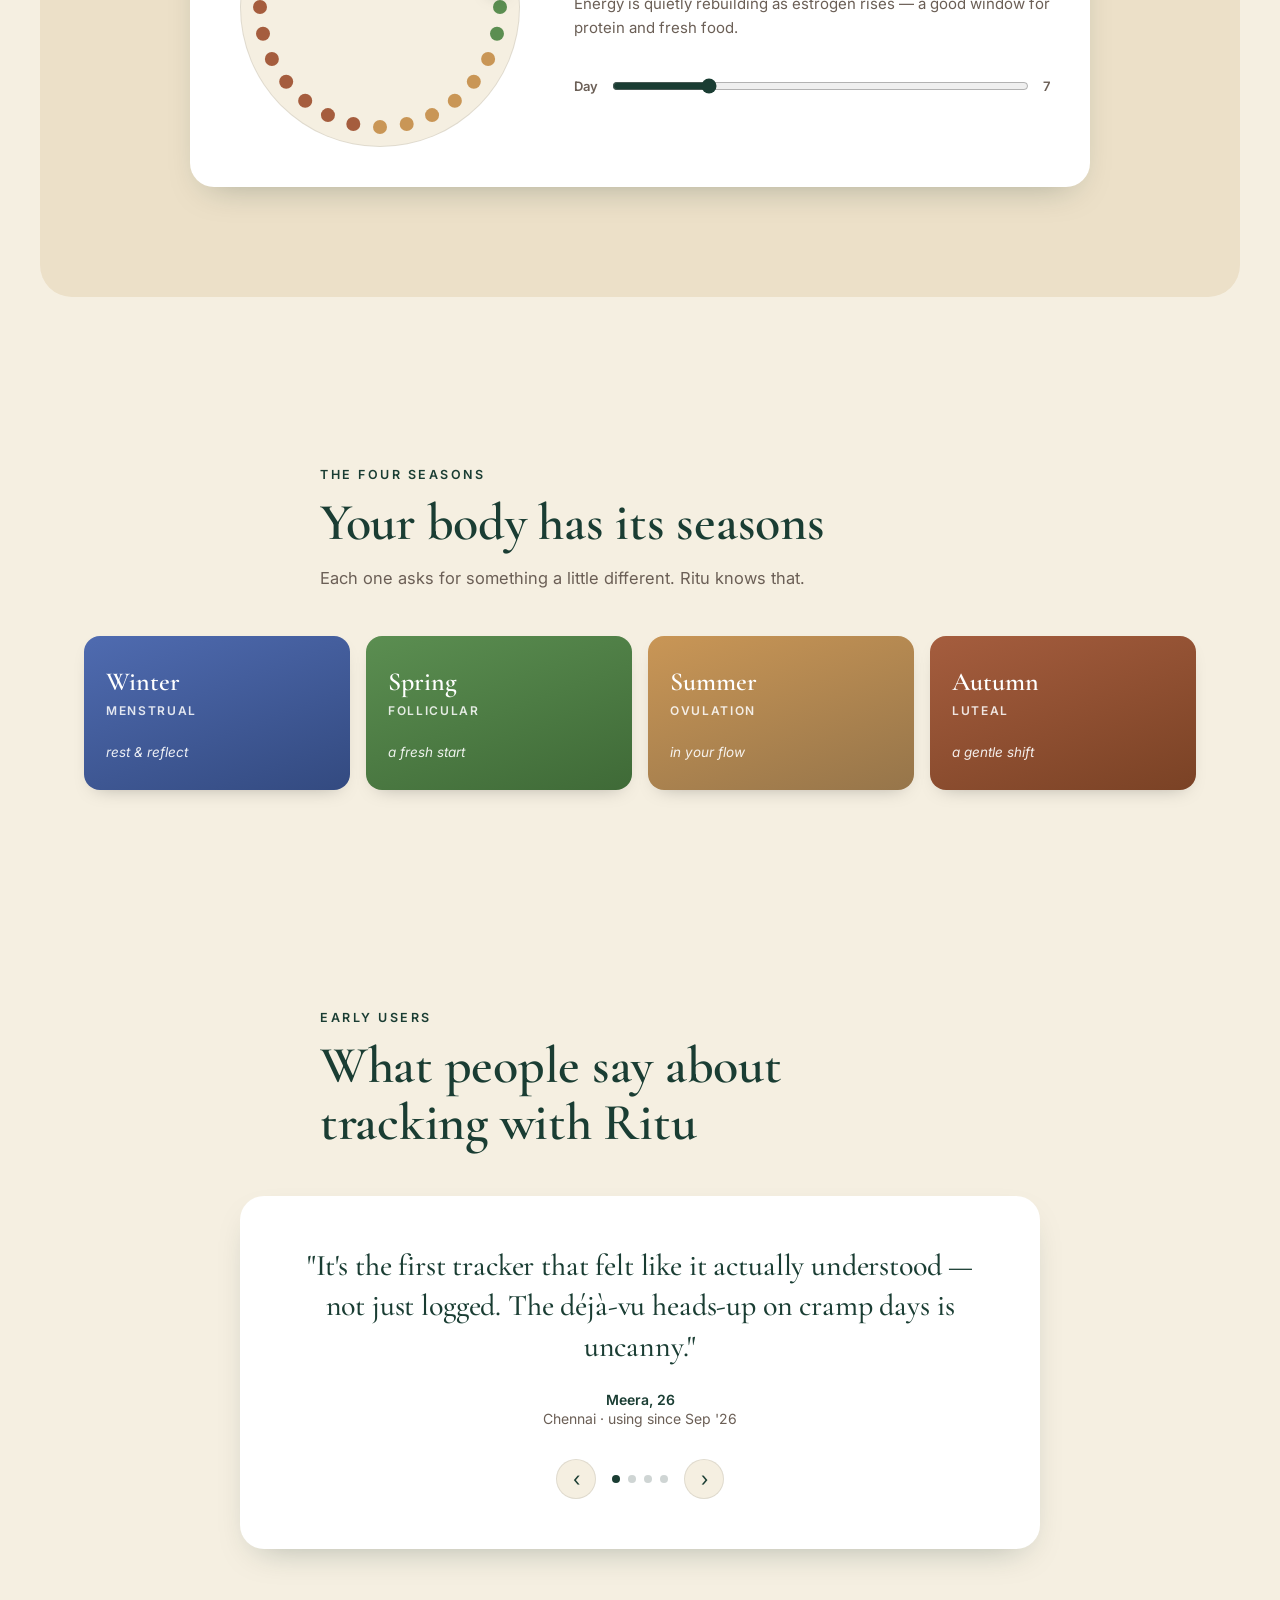
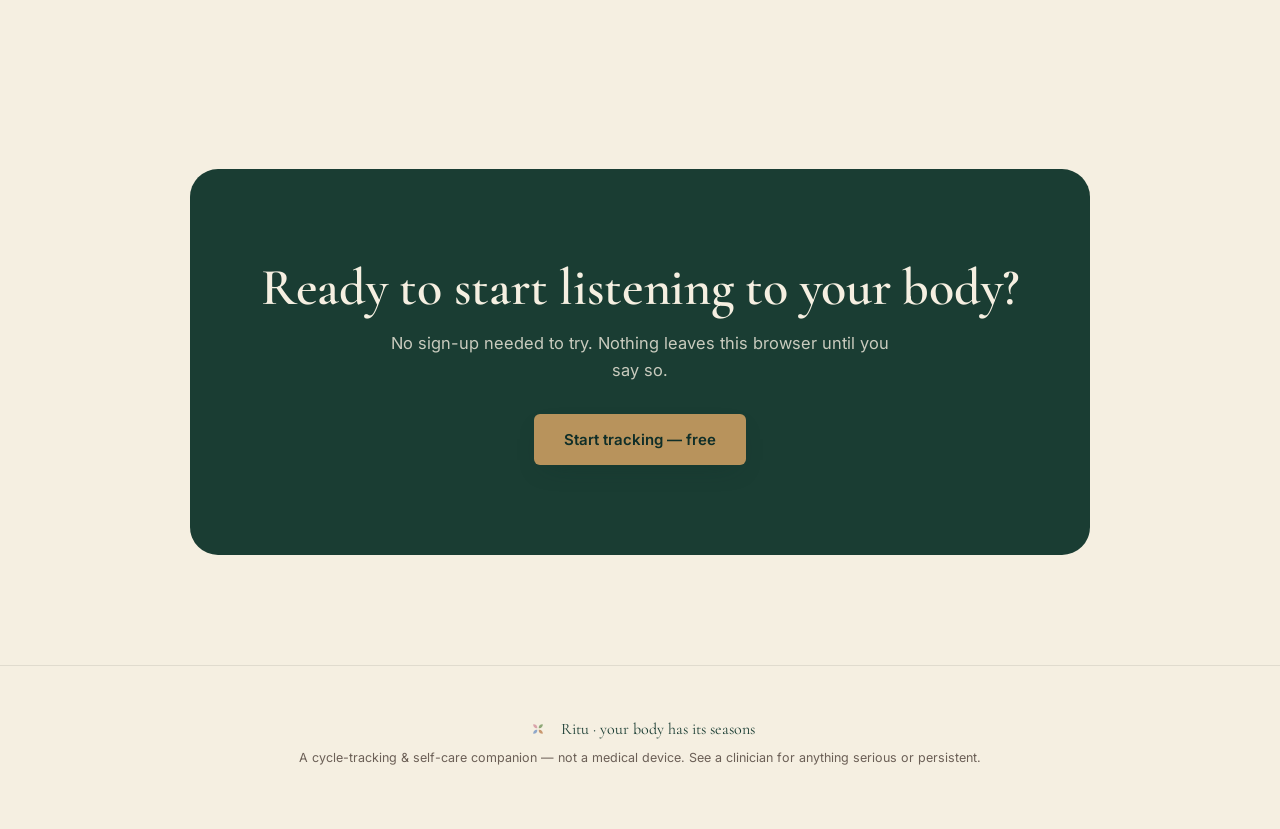
<file: ritu-compiled.html>
<!DOCTYPE html>
<html lang="en">
<head>
<meta charset="UTF-8" />
<meta name="viewport" content="width=device-width, initial-scale=1.0" />
<title>Ritu · your body has its seasons</title>
<link href="https://fonts.googleapis.com/css2?family=Inter:wght@400;500;600;700&family=Cormorant+Garamond:wght@500;600;700&family=Playfair+Display:wght@600;700&display=swap" rel="stylesheet">
<style>
/* ============ Tokens — Ritu brand system ==============================
   Natural but professional. Deep forest greens, warm cream, muted gold —
   a wellness palette, not a candy one. Kept the phase accents (rose /
   spring green / summer gold / autumn amber) but muted them so they read
   as tints of a serious brand rather than the whole show. */
:root{
  --forest:        #1a3d33;   /* primary — deep petrol green */
  --forest-strong: #0f2e28;   /* darker for emphasis / dark mode surface */
  --cream:         #f5efe1;   /* warm off-white background */
  --sand:          #ece0c8;   /* lighter cream accents */
  --gold:          #b8935c;   /* muted brand gold */
  --gold-strong:   #96754a;
  --rose-mute:     #c9808b;
  --sage-mute:     #6f9463;
  --ink:           #14110f;
  --ink-soft:      #6b5f56;

  --bg:      var(--cream);
  --surface: #ffffff;
  --line:    rgba(20,17,15,.09);
  --radius:  20px;
  --radius-sm: 14px;
  --shadow: 0 14px 36px -18px rgba(15, 46, 40, 0.35);
  --accent:        var(--rose-mute);
  --accent-soft:   #fbe6ea;
  --accent-strong: var(--forest);

  --font: "Inter", -apple-system, BlinkMacSystemFont, "Segoe UI", "Helvetica Neue", Arial, sans-serif;
  --font-display: "Cormorant Garamond", "Playfair Display", Georgia, serif;
  --hero-overlay: linear-gradient(135deg, #f6ddd0, #ffffff);
  --hero-img: none;
}

/* Dark mode — toggled by user from settings; the switch adds
   body.theme-dark. All surfaces flip to forest-strong, ink flips to cream. */
/* NOTE: the real body.theme-dark override lives further down, AFTER the
   phase palettes below, so its --bg wins the cascade. Kept this stub only
   as a placeholder for readers scanning the tokens block. */

/* Season palettes, keyed to cycle phase */
body.phase-menstrual{
  --accent: #7c93c9;      /* winter blue */
  --accent-soft: #dde5f5;
  --accent-strong: #4f6bb0;
  --bg: #f5f7fb;
  --hero-overlay: linear-gradient(135deg, rgba(221,229,245,.88), rgba(255,255,255,.7));
}
body.phase-follicular{
  --accent: #6fae7a;      /* spring green */
  --accent-soft: #dcf0e0;
  --accent-strong: #3f8a4f;
  --bg: #f5faf5;
  --hero-overlay: linear-gradient(135deg, rgba(220,240,224,.88), rgba(255,255,255,.7));
}
body.phase-ovulation{
  --accent: #e0a638;      /* summer gold */
  --accent-soft: #faecc9;
  --accent-strong: #c17f14;
  --bg: #fdf9ef;
  --hero-overlay: linear-gradient(135deg, rgba(250,236,201,.88), rgba(255,255,255,.7));
}
body.phase-luteal{
  --accent: #c17148;      /* autumn amber */
  --accent-soft: #f3ddc9;
  --accent-strong: #9c5228;
  --bg: #fbf5ee;
  --hero-overlay: linear-gradient(135deg, rgba(243,221,201,.88), rgba(255,255,255,.7));
}

/* Dark mode — declared AFTER the phase palettes so its --bg wins the
   cascade regardless of which phase class is on <body>. */
body.theme-dark{
  --bg: var(--forest-strong);
  --surface: #143028;
  --ink: #f5efe1;
  --ink-soft: #b8ada0;
  --line: rgba(245,239,225,.10);
  --shadow: 0 14px 36px -18px rgba(0,0,0,.6);
  --accent-soft: #223d34;
}

[hidden]{ display: none !important; }

*{ box-sizing: border-box; }
html,body{ height:100%; }
body{
  margin:0;
  font-family: var(--font);
  background: var(--bg);
  color: var(--ink);
  transition: background .6s ease;
  -webkit-font-smoothing: antialiased;
}
h1,h2,h3{ margin:0 0 4px; line-height:1.2; }
p{ margin:0 0 8px; }
.muted{ color: var(--ink-soft); }
.small{ font-size: 12.5px; }
button{ font-family: inherit; cursor:pointer; }
input, textarea{ font-family: inherit; }

/* ============ Buttons & inputs ============ */
.btn{
  border:none; border-radius: 999px; padding: 12px 20px;
  font-size: 14.5px; font-weight: 600; transition: transform .15s ease, box-shadow .15s ease, opacity .15s;
}
.btn:active{ transform: scale(.97); }
.btn.primary{ background: var(--accent-strong); color:#fff; box-shadow: 0 8px 18px -8px var(--accent-strong); }
.btn.primary:disabled{ opacity:.4; box-shadow:none; }
.btn.ghost{ background: transparent; color: var(--ink-soft); border: 1px solid var(--line); }
.btn.outline{ background: var(--surface); color: var(--accent-strong); border: 1.5px solid var(--accent-soft); }
.btn.small{ padding: 8px 14px; font-size: 13px; }
.btn.danger{ color:#b23b3b; border-color:#f0cccc; }

input[type="text"], input[type="password"], input[type="date"], textarea{
  width:100%; padding: 11px 13px; border-radius: var(--radius-sm);
  border: 1.5px solid var(--line); background: var(--surface); color: var(--ink);
  font-size: 14.5px;
}
textarea{ resize: vertical; }
input:focus, textarea:focus{ outline: 2px solid var(--accent-soft); border-color: var(--accent); }

.icon-btn{
  width:38px; height:38px; border-radius:50%; border:1px solid var(--line);
  background: var(--surface); font-size:16px; display:flex; align-items:center; justify-content:center;
}

/* ============ Pet image + per-phase mood filters ============ */
.pet-img{ width:100%; height:100%; object-fit:contain; display:block; transition: filter .5s ease; position:relative; z-index:1; }
body.phase-menstrual .pet-img{ filter: saturate(.65) brightness(.92) hue-rotate(-8deg); }
body.phase-follicular .pet-img{ filter: saturate(1.05) brightness(1.02); }
body.phase-ovulation .pet-img{ filter: saturate(1.4) brightness(1.1) drop-shadow(0 0 10px var(--accent-soft)); }
body.phase-luteal .pet-img{ filter: sepia(.3) saturate(1.15) brightness(.97); }

.pet-badge{
  position:absolute; bottom:-2px; right:-2px; font-size:15px; background:var(--surface);
  border-radius:50%; width:24px; height:24px; display:flex; align-items:center; justify-content:center;
  box-shadow: 0 2px 6px rgba(0,0,0,.15); z-index:2;
}

/* ============ 3D pet: perspective, idle rotation, pointer tilt, contact shadow ============ */
.pet-3d{ perspective: 700px; }
.pet-3d .pet-img{
  transform-style: preserve-3d;
  transform: rotateY(-6deg) rotateX(2deg);
  animation: petIdle 6s ease-in-out infinite;
  transition: transform .5s cubic-bezier(.22,.9,.3,1.2);
  will-change: transform;
  filter: drop-shadow(0 6px 10px rgba(0,0,0,.18));
}
.pet-3d.tilting .pet-img{ animation-play-state: paused; transition: transform .06s linear; }
@keyframes petIdle{
  0%,100%{ transform: rotateY(-8deg) rotateX(3deg) translateZ(0); }
  50%{ transform: rotateY(8deg) rotateX(-3deg) translateZ(6px); }
}

.pet-shadow{
  position:absolute; left:50%; bottom:-6%; width:62%; height:14%;
  background: radial-gradient(ellipse at center, rgba(20,10,5,.4), transparent 72%);
  transform: translateX(-50%) scale(1); border-radius:50%; filter: blur(2px);
  transition: transform .3s ease, opacity .3s ease; pointer-events:none; z-index:0;
}
.pet-shadow-fab{ bottom:-10%; }

/* ============ Onboarding — full-screen, two-panel (no boxed card) ============ */
.onboarding{
  min-height:100vh; display:grid; grid-template-columns: 1fr 1.3fr;
}
.onboarding-brand-panel{
  background: linear-gradient(165deg, var(--brown), #241b18);
  color:#fff; display:flex; flex-direction:column; align-items:center; justify-content:center;
  padding: 48px 40px; gap:14px; text-align:center;
}
.onboarding-pet-wrap{ width:180px; height:180px; }
.onboarding-brand-mark{ display:flex; align-items:center; gap:9px; font-family:var(--font-display); font-size:24px; font-weight:600; margin-top:8px; }
.onboarding-brand-tag{ color: rgba(255,255,255,.72); font-style:italic; font-size:13.5px; margin-bottom:18px; }

.onboarding-content{
  padding: 60px 64px; display:flex; flex-direction:column; justify-content:center;
  max-width:520px; margin:0 auto; width:100%; box-sizing:border-box;
}

.steps-track{ height:4px; background: rgba(255,255,255,.22); border-radius:4px; width:180px; overflow:hidden; }
.steps-fill{ height:100%; width:0%; background:#fff; transition: width .3s ease; }

.ob-step{ text-align:left; }
.ob-step h2{ font-family: var(--font-display); font-size: 24px; font-weight:600; }
.ob-nav{ display:flex; justify-content:space-between; gap:10px; margin-top:20px; }
.ob-nav .btn{ flex:1; }

.choice-grid{ display:flex; flex-wrap:wrap; gap:8px; margin: 14px 0; }
.choice{
  padding:10px 16px; border-radius:999px; border:1.5px solid var(--line); background: var(--surface);
  font-size: 14px; font-weight:600; color: var(--ink-soft);
}
.choice.selected{ background: var(--accent-strong); border-color: var(--accent-strong); color:#fff; }

.slider-row{ margin: 18px 0 6px; }
.slider-row input[type=range]{ width:100%; accent-color: var(--accent-strong); }
.slider-value{ text-align:center; font-size: 22px; font-weight:700; color: var(--accent-strong); margin-top:6px; }

.checkbox-row{ display:flex; align-items:center; gap:8px; font-size: 14px; color: var(--ink-soft); margin: 10px 0; }
.checkbox-row input{ width:16px; height:16px; }

.field-block{ margin: 14px 0; }
.field-block label{ display:block; font-size: 13.5px; font-weight:600; margin-bottom:6px; color: var(--ink-soft); }
.field-block label small{ font-weight: 400; }

#lastPeriodInput, #nameInput{ margin-top: 10px; }

/* ============ App shell ============ */
.app{ min-height:100vh; padding-bottom: 30px; position:relative; }

.navbar{
  position: sticky; top:0; z-index: 21; height: 58px; box-sizing: border-box;
  background: rgba(255,255,255,.9); backdrop-filter: blur(10px);
  border-bottom: 1px solid var(--line);
  display:flex; align-items:center; justify-content:space-between; gap: 14px; padding: 0 18px;
}
.topbar-brand{ display:flex; align-items:center; gap:6px; font-weight:700; font-size: 16px; }
.topbar-title{ font-family: var(--font-display); }
.navbar-action{ display:flex; align-items:center; }

.tabs{
  display:flex; gap:4px; overflow-x:auto; scrollbar-width:none;
}
.tabs::-webkit-scrollbar{ display:none; }
.tab{
  background:none; border:none; padding: 9px 13px; border-radius: 999px; font-size: 13.5px;
  font-weight:600; color: var(--ink-soft); white-space:nowrap; display:flex; align-items:center; gap:6px;
  flex-shrink:0;
}
.tab.active{ background: var(--accent-soft); color: var(--accent-strong); }
.tab-icon{ font-size:15px; line-height:1; display:flex; }
.tab-icon svg{ width:17px; height:17px; display:block; }

.view{ display:none; max-width: 760px; margin: 0 auto; padding: 18px 16px 40px; animation: fadeIn .35s ease; }
.view.active{ display:block; }
@keyframes fadeIn{ from{ opacity:0; transform: translateY(6px);} to{opacity:1; transform:none;} }

/* ============ Home / season hero ============ */
.season-hero{
  background-image: var(--hero-overlay), var(--hero-img);
  background-size: cover; background-position: center;
  border-radius: var(--radius); padding: 22px; display:flex; align-items:center; gap:16px;
  box-shadow: var(--shadow); position:relative; overflow:hidden;
}
.season-hero-info{ flex:1; min-width:0; }
.season-label{ text-transform: uppercase; letter-spacing:.1em; font-size:12px; font-weight:700; color: var(--accent-strong); }
.season-day{ font-family: var(--font-display); font-weight:600; font-size: 26px; margin: 4px 0 8px; }
.season-desc{ font-size: 14px; color: var(--ink-soft); }
.season-meta{ display:flex; gap:10px; margin: 12px 0 14px; flex-wrap:wrap; }
.meta-chip{
  background: var(--surface); border-radius: 12px; padding: 8px 12px; box-shadow: 0 4px 10px -6px rgba(0,0,0,.2);
}
.meta-chip span{ display:block; font-weight:700; font-size:15px; }
.meta-chip small{ color: var(--ink-soft); font-size:11px; }
#fertileChip{ background: var(--accent-strong); color:#fff; }
#fertileChip small{ color: rgba(255,255,255,.85); }

.season-hero-orb{
  width:78px; height:78px; border-radius:50%; flex-shrink:0;
  background: radial-gradient(circle at 35% 30%, #fff, var(--accent) 70%);
  box-shadow: 0 0 30px 4px var(--accent-soft);
  animation: pulse 4s ease-in-out infinite;
}
@keyframes pulse{ 0%,100%{ transform: scale(1);} 50%{ transform: scale(1.06);} }

/* ============ Pet preview & déjà vu ============ */
.pet-preview{
  margin-top:16px; background: var(--surface); border-radius: var(--radius); padding:16px;
  display:flex; align-items:center; gap:14px; box-shadow: var(--shadow);
}
.pet-avatar{ width:46px; height:46px; flex-shrink:0; position:relative; }
.pet-preview-text{ flex:1; min-width:0; }
.pet-name{ font-weight:700; font-size:14px; }
.pet-line{ font-size: 13.5px; color: var(--ink-soft); }

.dejavu-card{
  margin-top:16px; background: var(--accent-soft); border-radius: var(--radius); padding:14px 16px;
  display:flex; gap:10px; align-items:flex-start; font-size:13.5px; color: var(--ink);
}
.dejavu-icon{ font-size:18px; }

.mini-cal{ margin-top:20px; }
.mini-cal-head h3{ font-size:15px; }
.mini-cal-strip{ display:flex; gap:8px; margin-top:8px; overflow-x:auto; }
.mini-day{
  flex:1; min-width:44px; text-align:center; background: var(--surface); border-radius: var(--radius-sm);
  padding: 10px 4px; box-shadow: 0 4px 10px -8px rgba(0,0,0,.3); border: 2px solid transparent;
}
.mini-day.today{ border-color: var(--accent-strong); }
.mini-day .dow{ font-size:10.5px; color: var(--ink-soft); text-transform:uppercase; }
.mini-day .num{ font-weight:700; font-size:15px; margin: 2px 0; }
.mini-day .flag{ font-size:13px; }

/* ============ Calendar ============ */
.calendar-panel{ background: var(--surface); border-radius: var(--radius); padding: 18px; box-shadow: var(--shadow); }
.cal-nav{ display:flex; align-items:center; justify-content:space-between; margin-bottom:10px; }
.cal-weekdays{ display:grid; grid-template-columns: repeat(7,1fr); text-align:center; font-size:11.5px; color: var(--ink-soft); margin-bottom:4px; }
.cal-grid{ display:grid; grid-template-columns: repeat(7,1fr); gap:4px; }
.cal-cell{
  aspect-ratio: 1; border-radius: 10px; display:flex; flex-direction:column; align-items:center; justify-content:center;
  font-size:13px; background: var(--bg); position:relative; border: 1px solid transparent;
}
.cal-cell.empty{ background:none; }
.cal-cell.today{ border-color: var(--accent-strong); font-weight:700; }
.cal-cell.period{ background: #7c93c9; color:#fff; }
.cal-cell.fertile{ background: #e0a638; color:#fff; }
.cal-cell.predicted{ background: var(--accent-soft); }
.cal-cell .dot-mark{ width:5px; height:5px; border-radius:50%; background: var(--accent-strong); margin-top:2px; }
.cal-legend{ display:flex; flex-wrap:wrap; gap:12px; margin-top:14px; font-size:12px; color: var(--ink-soft); }
.dot{ width:9px; height:9px; border-radius:50%; display:inline-block; margin-right:4px; }
.dot-period{ background:#7c93c9; } .dot-fertile{ background:#e0a638; } .dot-predicted{ background: var(--accent-soft); border:1px solid var(--accent);} .dot-logged{ background: var(--accent-strong); }

.day-detail{ margin-top:16px; background: var(--surface); border-radius: var(--radius); padding:18px; box-shadow: var(--shadow); }
.log-group{ margin-bottom:14px; }
.log-group label{ font-size:13px; font-weight:700; color: var(--ink-soft); display:block; margin-bottom:6px; }
.pill-row{ display:flex; flex-wrap:wrap; gap:6px; }
.pill{
  border:1.5px solid var(--line); background: var(--surface); border-radius:999px; padding:7px 12px; font-size:12.5px; color: var(--ink-soft); font-weight:600;
}
.pill.selected{ background: var(--accent-strong); border-color: var(--accent-strong); color:#fff; }
.log-actions{ display:flex; gap:10px; flex-wrap:wrap; margin-top: 10px; }

/* ============ Mottu pet detail page ============ */
.pet-hero{ text-align:center; background: var(--surface); border-radius: var(--radius); padding: 26px 18px; box-shadow: var(--shadow); }
.pet-hero-avatar{
  width:120px; height:120px; margin:0 auto; position:relative;
  animation: float 3.5s ease-in-out infinite;
}
@keyframes float{ 0%,100%{ transform: translateY(0);} 50%{ transform: translateY(-8px);} }
.pet-stats{ display:flex; gap:10px; justify-content:center; margin: 16px 0; }
.pet-stat{ background: var(--bg); border-radius: var(--radius-sm); padding: 10px 16px; min-width:120px; }
.pet-stat-label{ font-size:11px; color: var(--ink-soft); text-transform:uppercase; letter-spacing:.04em; }
.pet-stat-value{ font-weight:700; font-size:14px; margin-top:2px; }
.comfort-word{ background: var(--accent-soft); border-radius: var(--radius-sm); padding:14px; margin-top:12px; }
.comfort-word-label{ font-size:11px; text-transform:uppercase; color: var(--accent-strong); font-weight:700; }
.comfort-word-text{ font-size: 15px; font-style: italic; margin-top:4px; }
#openChatFromTab{ margin-top:18px; }

/* ============ Chat (shared by pet-cloud) ============ */
.chat-log{ flex:1; overflow-y:auto; padding: 14px; display:flex; flex-direction:column; gap:10px; min-height:120px; }
.chat-msg{ max-width: 85%; padding: 10px 14px; border-radius: 16px; font-size:13.5px; line-height:1.45; white-space:pre-wrap; }
.chat-msg.user{ align-self:flex-end; background: var(--accent-strong); color:#fff; border-bottom-right-radius:4px; }
.chat-msg.pet{ align-self:flex-start; background: var(--bg); border-bottom-left-radius:4px; }
.chat-input-row{ display:flex; gap:8px; padding: 10px 12px; border-top: 1px solid var(--line); }
.chat-input-row input{ flex:1; }
.chat-hint{ font-size:11px; color: var(--ink-soft); text-align:center; padding: 0 12px 8px; }
.quick-actions{ display:flex; gap:8px; flex-wrap:wrap; padding: 0 12px 10px; }
.recipe-btn{ margin:0; }

/* ============ Floating pet widget + cloud chat ============ */
.pet-fab{
  position: fixed; right: 22px; bottom: 22px; z-index: 55;
  width: 76px; height: 76px; border-radius: 26px; border: none; padding: 10px;
  background: linear-gradient(165deg, var(--brown), #241b18);
  box-shadow: 0 14px 30px -12px rgba(0,0,0,.5), 0 0 0 3px var(--surface);
  cursor:pointer; animation: fabBob 3s ease-in-out infinite;
}
.pet-fab::after{
  content:""; position:absolute; inset:-6px; border-radius:32px;
  border: 2px solid var(--rose); opacity:0; pointer-events:none;
  animation: fabPulse 2.6s ease-out infinite;
}
@keyframes fabBob{ 0%,100%{ transform: translateY(0);} 50%{ transform: translateY(-5px);} }
@keyframes fabPulse{ 0%{ opacity:.55; transform:scale(.92);} 70%,100%{ opacity:0; transform:scale(1.14);} }
.pet-fab-img{ width:100%; height:100%; }

.pet-cloud{
  position: fixed; right: 20px; bottom: 96px; z-index: 56;
  width: min(340px, calc(100vw - 32px)); max-height: min(560px, 72vh);
  background: var(--surface); border-radius: 26px 26px 8px 26px;
  box-shadow: 0 20px 50px -18px rgba(0,0,0,.45);
  display:flex; flex-direction:column; overflow:hidden;
  animation: cloudPop .2s ease;
}
@keyframes cloudPop{ from{ opacity:0; transform: scale(.92) translateY(8px);} to{ opacity:1; transform:none; } }
.pet-cloud-head{
  display:flex; align-items:center; justify-content:space-between; padding: 12px 14px;
  border-bottom: 1px solid var(--line); background: var(--accent-soft);
}
.pet-cloud-title{ display:flex; flex-direction:column; line-height:1.2; }
.pet-cloud-title strong{ font-size:14.5px; }

/* ============ Nutrition ============ */
.nutrition-panel{ background: var(--surface); border-radius: var(--radius); padding:18px; box-shadow: var(--shadow); }
.food-grid{ display:grid; grid-template-columns: repeat(auto-fill, minmax(130px,1fr)); gap:10px; margin: 14px 0 22px; }
.food-card{ background: var(--bg); border-radius: var(--radius-sm); padding: 12px; text-align:center; }
.food-emoji{ font-size:26px; }
.food-name{ font-weight:700; font-size:13px; margin-top:4px; }
.food-why{ font-size:11px; color: var(--ink-soft); margin-top:2px; }
.food-search-row{ display:flex; gap:8px; margin: 10px 0; }
.food-search-row input{ flex:1; }
.food-lookup-result{ background: var(--bg); border-radius: var(--radius-sm); padding: 12px; font-size:13.5px; min-height:20px; }

.wiki-section{ margin-top:22px; padding-top:18px; border-top:1px solid var(--line); }
.wiki-card{
  background: var(--bg); border-radius: var(--radius-sm); padding: 14px; font-size:13.5px; line-height:1.5;
  margin: 10px 0 18px; display:flex; gap:12px; align-items:flex-start;
}
.wiki-card img{ width:64px; height:64px; object-fit:cover; border-radius:10px; flex-shrink:0; }
.wiki-card .wiki-body{ flex:1; min-width:0; }
.wiki-card h4{ margin:0 0 4px; font-size:14px; }
.wiki-card a{ color: var(--accent-strong); font-weight:600; font-size:12.5px; }

/* ============ Insights ============ */
.insights-panel{ background: var(--surface); border-radius: var(--radius); padding:18px; box-shadow: var(--shadow); }
.insight-cards{ display:flex; flex-direction:column; gap:10px; margin: 12px 0 20px; }
.insight-card{ background: var(--bg); border-radius: var(--radius-sm); padding: 12px 14px; font-size:13.5px; display:flex; gap:10px; align-items:flex-start; }
.chart-wrap{ background: var(--bg); border-radius: var(--radius-sm); padding: 10px; }
#cycleChart{ width:100%; height:140px; }

/* ============ Settings drawer ============ */
.overlay{ position:fixed; inset:0; background: rgba(30,20,15,.35); z-index:40; }
.drawer{
  position:fixed; top:0; right:0; bottom:0; width: min(360px, 92vw); background: var(--surface); z-index:50;
  box-shadow: -14px 0 40px -20px rgba(0,0,0,.4); display:flex; flex-direction:column; animation: slideIn .25s ease;
}
@keyframes slideIn{ from{ transform: translateX(100%);} to{ transform:none; } }
.drawer-head{ display:flex; justify-content:space-between; align-items:center; padding: 16px 18px; border-bottom:1px solid var(--line); }
.drawer-body{ padding: 16px 18px; overflow-y:auto; flex:1; }
.demo-tools{ background: var(--bg); border-radius: var(--radius-sm); padding: 12px; }
.demo-btn-row{ display:flex; align-items:center; gap:10px; margin: 8px 0 10px; }
.demo-tools .btn{ margin-top:8px; margin-right:6px; }

.toast{
  position:fixed; bottom: 22px; left:50%; transform: translateX(-50%); background: var(--ink); color:#fff;
  padding: 10px 18px; border-radius: 999px; font-size:13.5px; z-index:100; box-shadow: var(--shadow);
}

/* ============ Responsive: mobile / tablet, everything under 1000px ============
   This is "the mobile thing currently in place" — bottom tab bar, single
   stacked column, non-sticky top brand row. Unchanged in spirit up to 999px. */
@media (max-width: 999px){
  .season-hero{ flex-direction: column; align-items:flex-start; }
  .season-hero-orb{ align-self:center; }
  .pet-stats{ flex-direction:column; }

  .app{ padding-bottom: 84px; }

  .tabs{
    position: fixed; top:auto; left:0; right:0; bottom:0; z-index: 30;
    display:grid; grid-template-columns: repeat(5, 1fr); gap:0;
    background: var(--surface); border-top: 1px solid var(--line); border-bottom:none;
    padding: 6px 2px calc(6px + env(safe-area-inset-bottom));
    overflow: visible;
  }
  .tab{
    flex-direction: column; gap:2px; padding: 6px 2px; border-radius: 12px;
    white-space: normal; line-height:1.1;
  }
  .tab-label{ font-size: 10px; }
  .tab-icon{ font-size: 18px; justify-content:center; }
  .tab-icon svg{ width:20px; height:20px; }

  .pet-fab{ right:14px; bottom: 90px; width:56px; height:56px; }
  .pet-cloud{ right:10px; left:10px; width:auto; bottom: 158px; max-height: 62vh; }

  .onboarding{ grid-template-columns: 1fr; min-height:auto; }
  .onboarding-brand-panel{ padding: 32px 24px 26px; gap:8px; }
  .onboarding-pet-wrap{ width:110px; height:110px; }
  .onboarding-content{ padding: 32px 24px 60px; max-width:520px; }
}

/* ============ Responsive: desktop, 1000px and up ============
   A navbar (brand left, nav links truly centered, settings on the right —
   the same three-part flex + absolute-center pattern as a classic marketing
   navbar) sitting above a wide hero-style Home view. */
@media (min-width: 1000px){
  .navbar{ padding: 0 32px; }
  .topbar-brand{ flex:1; font-size:18px; }
  .navbar-action{ flex:1; justify-content:flex-end; display:flex; }

  /* Independently fixed (not nested in .navbar — see the HTML comment) but
     choreographed to the same 58px band so it reads as one merged bar,
     centred exactly like a classic three-part marketing navbar. */
  .tabs{
    position: fixed; top:0; bottom:auto; left:50%; right:auto;
    transform: translateX(-50%);
    height: 58px; display:flex; align-items:center; gap:8px;
    background:none; border:none; padding:0; overflow:visible; z-index:22;
  }
  .tab{ padding:10px 16px; }

  .view{ max-width: 880px; margin:0 auto; padding: 40px 40px 70px; }

  .season-hero{ padding: 46px 44px; min-height: 260px; }
  .season-day{ font-size: 34px; }
  .season-desc{ font-size: 15.5px; max-width: 46ch; }
  .season-hero-orb{ width:110px; height:110px; }

  .pet-fab{ right:36px; bottom:32px; }
  .pet-cloud{ right:32px; bottom:110px; }
}

/* ===========================================================
   LANDING PAGE — natural / professional. Deep forest, warm cream,
   muted gold. ZO Hotel-inspired trust bar + image-style cards.
   =========================================================== */
.landing{ background: var(--cream); color: var(--ink); font-family: var(--font); }
.landing .section-eyebrow,
.landing .brand-name-text,
.landing .section-title{ color: var(--forest); }
.landing hr{ border:none; border-top:1px solid var(--line); margin:60px auto; max-width:1100px; }

/* ---------- navbar ---------- */
.landing-navbar{
  height:70px; box-sizing:border-box; z-index:40;
  background: rgba(245,239,225,.92); backdrop-filter: blur(12px);
  padding: 0 clamp(20px, 4vw, 44px); display:flex; align-items:center; gap:16px;
  border-bottom:1px solid var(--line);
}
.brand-mark-link{ display:flex; align-items:center; gap:10px; text-decoration:none; margin-right:auto; }
.brand-icon{ display:inline-flex; }
.brand-name-text{ font-family: var(--font-display); font-weight:600; font-size:26px; color: var(--forest); letter-spacing:.01em; }

.nav-toggle{ display:none; }
.hamburger{
  display:none; width:32px; height:32px; text-align:center; font-size:22px; background:none;
  border:none; cursor:pointer; color: var(--forest);
}
.hamburger::before{ content:"☰"; }

/* Desktop nav links live inside .sign-in-box on desktop (see below) */
.nav-links{ display:none; list-style:none; margin:0; padding:0; }
.nav-links a{ color: var(--forest); font-weight:500; font-size:14.5px; text-decoration:none; }
.nav-links a:hover{ color: var(--gold); }
.nav-close-row, .nav-links-actions{ display:none; }
.nav-close-btn{
  display:inline-flex; align-items:center; justify-content:center; width:42px; height:42px;
  border-radius:50%; background: var(--sand); color: var(--forest); font-size:19px; cursor:pointer;
}
.sign-in-box{ display:none; align-items:center; gap:24px; }
.nav-link{ color: var(--forest); font-weight:500; font-size:14.5px; text-decoration:none; }
.nav-link:hover{ color: var(--gold); }

/* Landing-scoped button skins */
.landing .btn.primary,
.landing .btn.primary.small{ background: var(--forest); color: var(--cream); }
.landing .btn.primary:hover{ background: var(--forest-strong); }
.landing .btn.ghost,
.landing .btn.ghost.small{ background:none; color: var(--forest); border:1px solid rgba(20,17,15,.18); }
.landing .btn.ghost:hover{ background: rgba(20,17,15,.05); }

/* ---------- HERO ---------- */
.hero{
  background: linear-gradient(180deg, var(--cream) 0%, var(--sand) 100%);
  border-bottom: 1px solid var(--line);
}
.hero-inner{
  padding: clamp(60px, 9vw, 130px) clamp(24px, 5vw, 60px) clamp(70px, 10vw, 130px);
  max-width:1200px; margin:0 auto; text-align:left;
}
.hero-eyebrow{
  color: var(--gold-strong); font-size:12.5px; font-weight:600; letter-spacing:.22em;
  text-transform:uppercase; margin:0 0 24px;
}
.hero-headline{
  font-family: var(--font-display); font-weight:600; color: var(--forest);
  font-size: clamp(52px, 8.4vw, 118px); line-height:1.0; margin:0 0 32px;
  max-width:16ch; letter-spacing:-0.005em;
}
.rotator{ display:inline-block; color: var(--rose-mute); font-style:italic; }
.rotator-tail{ display:inline-block; color: var(--forest); }
.rotator span{ display:inline-block; transition: opacity .38s ease, transform .38s ease; }
.rotator span.out{ opacity:0; transform: translateY(-14px); }
.hero-lede{
  font-size:19px; line-height:1.65; color: var(--ink-soft); max-width:56ch; margin:0 0 34px;
}
.hero-actions{ display:flex; gap:14px; flex-wrap:wrap; align-items:center; margin-bottom:44px; }
.btn-main{
  display:inline-block; background: var(--forest); color: var(--cream); font-weight:600; font-size:15px;
  padding:16px 30px; border-radius:6px; border:none; cursor:pointer;
  box-shadow: 0 10px 26px -14px rgba(15,46,40,.5);
  transition: background .2s ease, transform .15s ease;
}
.btn-main:hover{ background: var(--forest-strong); }
.btn-second{
  display:inline-block; color: var(--forest); font-weight:600; font-size:15px; text-decoration:none;
  padding:14px 28px; border:1.5px solid var(--forest); border-radius:6px;
  transition: background .2s ease;
}
.btn-second:hover{ background: var(--forest); color: var(--cream); }
.hero-trust{
  display:flex; gap:24px; flex-wrap:wrap; padding-top:26px; border-top:1px solid var(--line);
  color: var(--ink-soft); font-size:13.5px;
}
.hero-trust-item{ display:inline-flex; align-items:center; gap:8px; }
.trust-dot{ width:6px; height:6px; border-radius:50%; background: var(--gold); display:inline-block; }

/* ---------- TRUST BAR (ZO Hotel-style numeric row) ---------- */
.trust-bar{ background: var(--forest); color: var(--cream); padding: 40px 24px; }
.trust-inner{
  max-width:1200px; margin:0 auto; display:grid; grid-template-columns: repeat(3, 1fr);
  gap: 40px;
}
.trust-cell{ display:flex; gap:20px; align-items:flex-start; }
.trust-num{
  font-family: var(--font-display); font-weight:500; font-size:52px; color: var(--gold);
  line-height:1; flex-shrink:0;
}
.trust-title{ font-weight:600; margin:0 0 4px; font-size:15px; color: var(--cream); }
.trust-sub{ font-size:13.5px; line-height:1.55; margin:0; color: rgba(245,239,225,.75); }

/* ---------- SECTIONS ---------- */
.landing-section{ max-width:1200px; margin:0 auto; padding: clamp(60px, 9vw, 110px) clamp(20px, 4vw, 44px); }
.section-head{ max-width:640px; margin:0 auto 44px; text-align:left; }
.section-eyebrow{
  color: var(--gold-strong); font-weight:600; font-size:12.5px; letter-spacing:.2em;
  text-transform:uppercase; margin:0 0 12px;
}
.section-title{
  font-family: var(--font-display); font-size: clamp(32px, 4.4vw, 52px); font-weight:600;
  color: var(--forest); margin:0 0 14px; line-height:1.1; letter-spacing:-0.005em;
}
.section-lede{ color: var(--ink-soft); font-size:16.5px; line-height:1.65; margin:0; max-width:52ch; }

/* ---------- FEATURE CARDS (ZO Hotel "Four ways to sleep well" pattern) ---------- */
.card-grid{
  display:grid; grid-template-columns: repeat(auto-fit, minmax(300px, 1fr));
  gap:22px;
}
.feat-card{
  background: var(--surface); border-radius: 18px; overflow:hidden;
  box-shadow: 0 6px 22px -12px rgba(15,46,40,.18);
  border:1px solid var(--line);
  transition: transform .35s ease, box-shadow .35s ease;
  display:flex; flex-direction:column;
}
.feat-card:hover{ transform: translateY(-4px); box-shadow: 0 22px 44px -20px rgba(15,46,40,.25); }
.feat-image{
  position:relative; aspect-ratio: 4 / 3; overflow:hidden;
  background: var(--sand);
}
.feat-image::before, .feat-image::after{ content:""; position:absolute; }

/* Custom illustrations for each card, drawn with CSS gradients + shapes
   (no real photos, no misleading imagery — honest, cohesive art). */
.feat-image[data-art="cycle"]{
  background:
    radial-gradient(circle at 30% 40%, rgba(217,163,170,.5), transparent 55%),
    radial-gradient(circle at 70% 65%, rgba(142,168,119,.5), transparent 55%),
    radial-gradient(circle at 50% 20%, rgba(201,152,112,.35), transparent 60%),
    linear-gradient(135deg, #efe6d3, #e2d3b6);
}
.feat-image[data-art="cycle"]::before{
  inset:22% 26%; border-radius:50%; border:6px dashed rgba(15,46,40,.35);
}
.feat-image[data-art="cycle"]::after{
  top:34%; left:66%; width:18px; height:18px; border-radius:50%; background:var(--forest);
  box-shadow: 0 0 0 6px rgba(15,46,40,.15);
}
.feat-image[data-art="mottu"]{
  background: linear-gradient(160deg, #dbcbb0, #b8a37b);
}
.feat-image[data-art="mottu"]::before{
  inset:auto 0 0 0; height:52%; background: linear-gradient(180deg, transparent, rgba(15,46,40,.25));
}
.feat-image[data-art="mottu"]::after{
  bottom:26%; left:50%; transform:translateX(-50%); width:120px; height:120px; border-radius:50%;
  background: radial-gradient(circle at 40% 35%, #f6d5cf, #d99b95);
  box-shadow: 0 10px 20px -6px rgba(0,0,0,.25);
}
.feat-image[data-art="nutrition"]{
  background:
    radial-gradient(circle at 30% 30%, rgba(184,147,92,.4), transparent 55%),
    radial-gradient(circle at 75% 65%, rgba(142,168,119,.5), transparent 55%),
    linear-gradient(135deg, #ede4cc, #e1d1a8);
}
.feat-image[data-art="nutrition"]::before{
  bottom:20%; left:22%; width:56%; height:44%; border-radius:12px 12px 4px 4px;
  background: linear-gradient(180deg, #6f9463, #4a6b40);
}
.feat-image[data-art="nutrition"]::after{
  bottom:56%; left:45%; width:14%; height:14%; border-radius:50%; background:#b8935c;
}
.feat-image[data-art="learn"]{
  background:
    linear-gradient(135deg, #d9ccb3, #b8a37b);
}
.feat-image[data-art="learn"]::before{
  top:30%; left:22%; right:22%; bottom:22%; border-radius:6px;
  background:
    linear-gradient(180deg, #f5efe1 0%, #f5efe1 92%, transparent 92%),
    repeating-linear-gradient(180deg, transparent 0 12px, rgba(15,46,40,.15) 12px 13px);
}
.feat-image[data-art="learn"]::after{
  top:30%; left:50%; width:2px; bottom:22%; background: rgba(15,46,40,.35);
}
.feat-image[data-art="dejavu"]{
  background:
    radial-gradient(circle at 20% 30%, rgba(184,147,92,.5), transparent 55%),
    radial-gradient(circle at 80% 70%, rgba(217,163,170,.5), transparent 55%),
    linear-gradient(135deg, #e2d3b6, #cab890);
}
.feat-image[data-art="dejavu"]::before{
  top:26%; left:26%; right:26%; bottom:26%; border-radius:50%;
  border:3px solid var(--forest); opacity:.5;
}
.feat-image[data-art="dejavu"]::after{
  top:38%; left:38%; right:38%; bottom:38%; border-radius:50%;
  border:3px solid var(--forest); opacity:.8;
}
.feat-image[data-art="comfort"]{
  background: linear-gradient(160deg, #e2d3b6, #c9a985);
}
.feat-image[data-art="comfort"]::before{
  bottom:12%; left:36%; width:28%; height:60%;
  background: linear-gradient(180deg, #f5efe1, #c9a985);
  border-radius: 16px 16px 6px 6px;
}
.feat-image[data-art="comfort"]::after{
  top:24%; left:50%; transform:translateX(-50%); width:12px; height:32px;
  background: linear-gradient(180deg, #ffb84a, #ff8c42);
  border-radius:6px 6px 4px 4px; box-shadow: 0 0 22px 8px rgba(255,184,74,.5);
}

.feat-badge{
  position:absolute; top:14px; left:14px; background: var(--cream); color: var(--forest);
  font-size:12px; font-weight:600; padding:6px 12px; border-radius:999px;
  box-shadow: 0 4px 10px -4px rgba(0,0,0,.2);
}
.feat-body{ padding: 22px 22px 24px; }
.feat-body h3{
  font-family: var(--font-display); font-weight:600; font-size:22px; color: var(--forest);
  margin:0 0 8px; line-height:1.2;
}
.feat-body p{ font-size:14.5px; line-height:1.55; color: var(--ink-soft); margin:0 0 12px; }
.feat-meta{ font-size:12.5px; color: var(--gold-strong); font-weight:500; }

/* ---------- INTERACTIVE CYCLE-PREVIEW ---------- */
.demo-section{ background: var(--sand); border-radius: 32px; margin: 60px auto; }
.demo-card{
  display:grid; grid-template-columns: 300px 1fr; gap:44px; align-items:center;
  background: var(--surface); border-radius: 24px; padding: 40px; box-shadow: var(--shadow);
  max-width: 900px; margin: 0 auto;
}
.demo-ring{
  position:relative; width:280px; height:280px; margin: 0 auto;
  border-radius:50%; background: var(--cream);
  border: 1px solid var(--line);
}
.demo-ring-dot{
  position:absolute; width:14px; height:14px; border-radius:50%;
  top:50%; left:50%; margin:-7px 0 0 -7px;
  transition: background .35s ease, transform .35s ease;
}
.demo-ring-marker{
  position:absolute; width:22px; height:22px; border-radius:50%; background: var(--forest);
  top:50%; left:50%; margin:-11px 0 0 -11px;
  border: 3px solid var(--cream); box-shadow: 0 6px 16px -4px rgba(15,46,40,.5);
  transition: transform .5s cubic-bezier(.22,.9,.3,1.1);
}
.demo-info{ text-align:left; }
.demo-phase-label{
  color: var(--gold-strong); font-size:12.5px; font-weight:600; letter-spacing:.16em;
  text-transform:uppercase; margin:0 0 6px;
}
.demo-day-label{ font-family: var(--font-display); font-weight:600; font-size:34px; color: var(--forest); margin:0 0 12px; }
.demo-desc{ font-size:15px; line-height:1.6; color: var(--ink-soft); margin:0 0 24px; min-height:60px; }
.demo-slider-row{
  display:grid; grid-template-columns: auto 1fr auto; align-items:center; gap:12px;
  font-size:13px; color: var(--ink-soft); font-weight:600;
}
.demo-slider-row input[type=range]{ accent-color: var(--forest); }

/* ---------- SEASONS (redesigned, subtler) ---------- */
.seasons-section{ }
.season-strip{ display:grid; grid-template-columns: repeat(4,1fr); gap:16px; margin-top:8px; }
.season-chip{
  border-radius: 16px; padding: 30px 22px; color:#fff;
  display:flex; flex-direction:column; gap:6px; align-items:flex-start;
  box-shadow: 0 8px 20px -12px rgba(0,0,0,.35);
}
.season-chip strong{ font-family: var(--font-display); font-size:26px; font-weight:600; }
.season-chip span{ font-size:12px; opacity:.85; text-transform:uppercase; letter-spacing:.14em; font-weight:600; }
.season-chip em{ font-size:13.5px; font-style:italic; opacity:.9; margin-top:auto; padding-top:20px; }
.season-chip[data-season="menstrual"]{ background: linear-gradient(160deg,#4f6bb0,#334a80); }
.season-chip[data-season="follicular"]{ background: linear-gradient(160deg,#5b8e51,#3f6a37); }
.season-chip[data-season="ovulation"]{ background: linear-gradient(160deg,#c99656,#96754a); }
.season-chip[data-season="luteal"]{ background: linear-gradient(160deg,#a55d3e,#7a4225); }

/* ---------- TESTIMONIALS ---------- */
.stories-section{ background: var(--cream); }
.stories-panel{
  background: var(--surface); border-radius: 24px; padding: 50px clamp(24px, 5vw, 60px);
  box-shadow: var(--shadow); max-width: 800px; margin: 0 auto; text-align:center;
}
.story{ margin:0; }
.story-quote{
  font-family: var(--font-display); font-size: clamp(22px, 2.8vw, 30px); font-weight:500;
  line-height:1.35; color: var(--forest); margin:0 0 24px; letter-spacing:-0.005em;
  transition: opacity .35s ease;
}
.story-meta{ display:flex; flex-direction:column; gap:2px; color: var(--ink-soft); font-size:14px; }
.story-meta strong{ color: var(--forest); font-weight:600; }
.stories-nav{ display:flex; align-items:center; justify-content:center; gap:16px; margin-top:32px; }
.story-arrow{
  width:40px; height:40px; border-radius:50%; border:1px solid var(--line); background: var(--cream);
  color: var(--forest); font-size:20px; cursor:pointer;
}
.story-arrow:hover{ background: var(--sand); }
.story-dots{ display:flex; gap:8px; }
.story-dot{ width:8px; height:8px; border-radius:50%; background: rgba(15,46,40,.2); cursor:pointer; border:none; padding:0; }
.story-dot.active{ background: var(--forest); }

/* ---------- CTA ---------- */
.cta-section{ }
.cta-panel{
  background: var(--forest); color: var(--cream); border-radius: 28px;
  padding: clamp(50px, 7vw, 90px) clamp(24px, 5vw, 60px); text-align:center;
  max-width: 900px; margin: 0 auto;
}
.cta-panel .section-title,
.cta-panel .cta-title{ color: var(--cream); }
.cta-panel .section-lede{ color: rgba(245,239,225,.8); margin: 0 auto 30px; }
.cta-panel .btn-main{ background: var(--gold); color: var(--forest-strong); }
.cta-panel .btn-main:hover{ background: #cba770; }

/* ---------- Footer ---------- */
.landing-footer{
  text-align:center; padding: 50px 24px 60px; color: var(--ink-soft);
  border-top:1px solid var(--line); background: var(--cream);
}
.footer-brand{
  display:inline-flex; align-items:center; gap:10px; color: var(--forest);
  font-family: var(--font-display); font-size:16px; margin-bottom:8px;
}
.landing-footer p{ margin:0 0 4px; }

/* ---------- SCROLL REVEAL (activated by JS via .reveal.in) ---------- */
.reveal{ opacity:0; transform: translateY(30px); transition: opacity .8s ease, transform .8s cubic-bezier(.22,.9,.3,1.1); }
.reveal.in{ opacity:1; transform: none; }

/* ---------- MEDIA QUERIES ---------- */
@media (max-width: 900px){
  .card-grid{ grid-template-columns: 1fr; }
  .season-strip{ grid-template-columns: repeat(2,1fr); }
  .trust-inner{ grid-template-columns: 1fr; gap:24px; }
  .trust-cell{ align-items:center; }
  .trust-num{ font-size:38px; }
  .demo-card{ grid-template-columns: 1fr; padding: 28px; gap:24px; }
  .demo-ring{ width:220px; height:220px; }
}

/* Landing mobile overrides — placed AFTER the base rules so they win the cascade */
@media (max-width: 999px){
  .landing-navbar .sign-in-box{ display:none; }
  .hamburger{ display:block; position:relative; z-index:70; }
  .nav-toggle:checked ~ .nav-links{
    display:flex; flex-direction:column; align-items:stretch; position:fixed; inset:0;
    transform:none; z-index:60; gap:0; background: var(--cream); font-size:20px;
    padding:24px 25px 40px; box-sizing:border-box;
  }
  .nav-toggle:checked ~ .nav-links li{ border-bottom:1px solid var(--line); padding:16px 0; }
  .nav-toggle:checked ~ .nav-links .nav-close-row{
    display:flex; justify-content:flex-end; border-bottom:none; padding:0 0 24px;
  }
  .nav-toggle:checked ~ .nav-links .nav-links-actions{
    display:flex; gap:10px; border-bottom:none; padding:24px 0 0;
  }
  .nav-links-actions .btn{ flex:1; }
  .nav-toggle:checked ~ .hamburger::before{ content:"✕"; }
}

@media (min-width: 1000px){
  .landing-navbar{ position:sticky; top:0; }
  .sign-in-box{ display:flex; }
}

/* ---------- THEME TOGGLE (settings drawer) ---------- */
.theme-toggle{
  display:grid; grid-template-columns: 1fr 1fr; gap:6px; padding:4px;
  background: var(--bg); border-radius:12px; border:1px solid var(--line);
}
.theme-opt{
  border:none; background:none; padding:10px; border-radius:9px;
  font-size:13px; font-weight:600; color: var(--ink-soft); cursor:pointer;
  display:flex; align-items:center; justify-content:center; gap:8px;
}
.theme-opt.active{ background: var(--surface); color: var(--ink); box-shadow: 0 2px 6px -2px rgba(0,0,0,.15); }

</style>
</head>
<body class="phase-follicular">

  <!-- ===================== LANDING PAGE ===================== -->
  <section id="landing" class="landing">
    <!-- nav-toggle and nav-links kept as DIRECT children of #landing so the
         mobile fixed-position dropdown escapes to the viewport cleanly. -->
    <input type="checkbox" id="landingNavToggle" class="nav-toggle">

    <nav class="navbar landing-navbar">
      <a href="#landing" class="brand-mark-link" id="brandLink">
        <span class="brand-icon" aria-hidden="true">
          <!-- Wreath-of-leaves brand mark, redrawn from the user's Ritu moodboard -->
          <svg viewBox="0 0 100 100" width="38" height="38">
            <defs>
              <path id="leaf" d="M0,-22 C7,-16 8,-6 0,0 C-8,-6 -7,-16 0,-22 Z"/>
            </defs>
            <g transform="translate(50,50)">
              <use href="#leaf" fill="#d9a3aa" transform="rotate(-45) translate(0,-4)"/>
              <use href="#leaf" fill="#8ea877" transform="rotate(45) translate(0,-4)"/>
              <use href="#leaf" fill="#c99870" transform="rotate(135) translate(0,-4)"/>
              <use href="#leaf" fill="#8fa7c9" transform="rotate(-135) translate(0,-4)"/>
              <path d="M0,-5 L1.4,-1 L5,0 L1.4,1 L0,5 L-1.4,1 L-5,0 L-1.4,-1 Z" fill="#b8935c"/>
            </g>
          </svg>
        </span>
        <span class="brand-name-text">Ritu</span>
      </a>

      <div class="sign-in-box">
        <a href="#features" class="nav-link">Features</a>
        <a href="#stories" class="nav-link">Stories</a>
        <a href="#seasons" class="nav-link">Seasons</a>
        <a href="#trust" class="nav-link">Trust</a>
        <button class="btn ghost small" id="landingSignInBtn">Log In</button>
        <button class="btn primary small" id="landingGetStartedBtn">Sign Up</button>
      </div>

      <label class="hamburger" for="landingNavToggle" aria-label="Menu"></label>
    </nav>

    <ul class="nav-links">
      <li class="nav-close-row"><label class="nav-close-btn" for="landingNavToggle" aria-label="Close menu">✕</label></li>
      <li><a href="#features">Features</a></li>
      <li><a href="#stories">Stories</a></li>
      <li><a href="#seasons">Seasons</a></li>
      <li><a href="#trust">Trust</a></li>
      <li class="nav-links-actions">
        <button class="btn ghost" id="landingSignInBtnMobile">Log In</button>
        <button class="btn primary" id="landingGetStartedBtnMobile">Sign Up</button>
      </li>
    </ul>

    <!-- ---------- HERO — full-bleed, no pet, dynamic headline ---------- -->
    <section class="hero">
      <div class="hero-inner">
        <p class="hero-eyebrow">A cycle companion · Est. 2026</p>
        <h1 class="hero-headline">
          A quieter way to<br>
          <span class="rotator"><span id="rotWord">understand</span></span>
          <span class="rotator-tail">your cycle.</span>
        </h1>
        <p class="hero-lede">Ritu treats your body like the four seasons it actually mirrors — Winter, Spring, Summer, Autumn — and gives you calendar, nutrition, insight and comfort tuned to whichever one you're in. Your data stays on your device.</p>
        <div class="hero-actions">
          <button class="btn-main" id="heroGetStartedBtn">Start tracking — free</button>
          <a href="#features" class="btn-second">See what it does</a>
        </div>
        <div class="hero-trust">
          <span class="hero-trust-item"><span class="trust-dot"></span> No account needed</span>
          <span class="hero-trust-item"><span class="trust-dot"></span> Data stays on your device</span>
          <span class="hero-trust-item"><span class="trust-dot"></span> Wikipedia &amp; USDA-backed content</span>
        </div>
      </div>
    </section>

    <!-- ---------- TRUST BAR — press-style row of small credibility items ---------- -->
    <section class="trust-bar" id="trust">
      <div class="trust-inner">
        <div class="trust-cell">
          <span class="trust-num">4</span>
          <div class="trust-body">
            <p class="trust-title">Live public APIs</p>
            <p class="trust-sub">USDA nutrition · Wikipedia · Google Gemini · Sunrise&nbsp;&amp; Sunset — every fact traceable to source.</p>
          </div>
        </div>
        <div class="trust-cell">
          <span class="trust-num">0</span>
          <div class="trust-body">
            <p class="trust-title">Bytes leave your browser</p>
            <p class="trust-sub">Your logs, cycles and chat live in this browser's local storage — never on a server we control.</p>
          </div>
        </div>
        <div class="trust-cell">
          <span class="trust-num">100%</span>
          <div class="trust-body">
            <p class="trust-title">Open, inspectable code</p>
            <p class="trust-sub">Plain HTML/CSS/JS — every date-math call, every API call is right there for a doctor or a dev to check.</p>
          </div>
        </div>
      </div>
    </section>

    <!-- ---------- FEATURE CARDS — image-style, ZO Hotel pattern ---------- -->
    <section class="landing-section" id="features">
      <div class="section-head">
        <p class="section-eyebrow">The features</p>
        <h2 class="section-title">Everything your cycle actually needs</h2>
        <p class="section-lede">Six things it does well — pick one to see how it works.</p>
      </div>

      <div class="card-grid" id="featureGrid">
        <article class="feat-card" data-feat="cycle">
          <div class="feat-image" data-art="cycle">
            <span class="feat-badge">Live tracker</span>
          </div>
          <div class="feat-body">
            <h3>Understands your cycle</h3>
            <p>Phase, fertile window and a countdown that adapt to your own history — not a fixed 28 days.</p>
            <p class="feat-meta">Menstrual · Follicular · Ovulation · Luteal</p>
          </div>
        </article>

        <article class="feat-card" data-feat="mottu">
          <div class="feat-image" data-art="mottu">
            <span class="feat-badge">Always in the corner</span>
          </div>
          <div class="feat-body">
            <h3>Meet Mottu — your companion</h3>
            <p>A gentle 3D pet that sits in the corner of every screen. Ask about your diet, symptoms, anything — Mottu is trained on your current phase.</p>
            <p class="feat-meta">Powered by Google Gemini</p>
          </div>
        </article>

        <article class="feat-card" data-feat="nutrition">
          <div class="feat-image" data-art="nutrition">
            <span class="feat-badge">USDA-backed</span>
          </div>
          <div class="feat-body">
            <h3>Feeds you right</h3>
            <p>Phase-matched foods with real nutrient values from the USDA database, plus a fresh recipe on request.</p>
            <p class="feat-meta">Iron on your period · Magnesium before it · Hydration around ovulation</p>
          </div>
        </article>

        <article class="feat-card" data-feat="learn">
          <div class="feat-image" data-art="learn">
            <span class="feat-badge">Wikipedia articles</span>
          </div>
          <div class="feat-body">
            <h3>Learns with you</h3>
            <p>An auto-loaded article about your current phase, plus lookup for any condition or topic in plain language.</p>
            <p class="feat-meta">PCOS · Dysmenorrhea · Iron deficiency · Endometriosis</p>
          </div>
        </article>

        <article class="feat-card" data-feat="dejavu">
          <div class="feat-image" data-art="dejavu">
            <span class="feat-badge">Pattern recall</span>
          </div>
          <div class="feat-body">
            <h3>Remembers with you</h3>
            <p>Before something repeats, you'll see it: "Last cycle, around day 19, you logged cramps too — go easy today."</p>
            <p class="feat-meta">Cross-references your own logs, no ML needed</p>
          </div>
        </article>

        <article class="feat-card" data-feat="comfort">
          <div class="feat-image" data-art="comfort">
            <span class="feat-badge">Not just data</span>
          </div>
          <div class="feat-body">
            <h3>Comfort ideas, on the days you need them</h3>
            <p>A hot compress on cramp days. An early night in the luteal phase. Small, kind, phase-matched suggestions.</p>
            <p class="feat-meta">Curated locally, warmed up by Gemini if you add a key</p>
          </div>
        </article>
      </div>
    </section>

    <!-- ---------- INTERACTIVE CYCLE-PREVIEW ---------- -->
    <section class="landing-section demo-section" id="demo">
      <div class="section-head">
        <p class="section-eyebrow">Try it right here</p>
        <h2 class="section-title">Move the marker. Watch the seasons change.</h2>
        <p class="section-lede">This is the same phase math the real app uses. Nudge the slider to see how each cycle day becomes a phase.</p>
      </div>

      <div class="demo-card">
        <div class="demo-ring" id="demoRing" aria-hidden="true">
          <!-- Rendered by JS: a 360° ring of dots color-coded by phase, with a moving marker -->
        </div>
        <div class="demo-info">
          <p class="demo-phase-label" id="demoPhaseLabel">Follicular · Spring</p>
          <p class="demo-day-label" id="demoDayLabel">Day 7 of 28</p>
          <p class="demo-desc" id="demoDesc">Energy is quietly rebuilding as estrogen rises — good window for protein and fresh food.</p>
          <label class="demo-slider-row">
            <span>Day</span>
            <input type="range" min="1" max="28" value="7" id="demoDaySlider" />
            <span id="demoDayValue">7</span>
          </label>
        </div>
      </div>
    </section>

    <!-- ---------- SEASONS ---------- -->
    <section class="landing-section seasons-section" id="seasons">
      <div class="section-head">
        <p class="section-eyebrow">The four seasons</p>
        <h2 class="section-title">Your body has its seasons</h2>
        <p class="section-lede">Each one asks for something a little different. Ritu knows that.</p>
      </div>
      <div class="season-strip">
        <div class="season-chip" data-season="menstrual"><strong>Winter</strong><span>Menstrual</span><em>rest &amp; reflect</em></div>
        <div class="season-chip" data-season="follicular"><strong>Spring</strong><span>Follicular</span><em>a fresh start</em></div>
        <div class="season-chip" data-season="ovulation"><strong>Summer</strong><span>Ovulation</span><em>in your flow</em></div>
        <div class="season-chip" data-season="luteal"><strong>Autumn</strong><span>Luteal</span><em>a gentle shift</em></div>
      </div>
    </section>

    <!-- ---------- TESTIMONIALS CAROUSEL ---------- -->
    <section class="landing-section stories-section" id="stories">
      <div class="section-head">
        <p class="section-eyebrow">Early users</p>
        <h2 class="section-title">What people say about tracking with Ritu</h2>
      </div>
      <div class="stories-panel">
        <blockquote class="story" id="storyBox">
          <p class="story-quote" id="storyQuote">Loading...</p>
          <footer class="story-meta">
            <strong id="storyName">—</strong>
            <span id="storyDetail">—</span>
          </footer>
        </blockquote>
        <div class="stories-nav">
          <button class="story-arrow" id="storyPrev" aria-label="Previous story">‹</button>
          <div class="story-dots" id="storyDots"></div>
          <button class="story-arrow" id="storyNext" aria-label="Next story">›</button>
        </div>
      </div>
    </section>

    <!-- ---------- CTA ---------- -->
    <section class="landing-section cta-section">
      <div class="cta-panel">
        <h2 class="section-title cta-title">Ready to start listening to your body?</h2>
        <p class="section-lede">No sign-up needed to try. Nothing leaves this browser until you say so.</p>
        <button class="btn-main" id="ctaGetStartedBtn">Start tracking — free</button>
      </div>
    </section>

    <footer class="landing-footer">
      <div class="footer-brand">
        <span class="brand-icon" aria-hidden="true">
          <svg viewBox="0 0 100 100" width="26" height="26">
            <g transform="translate(50,50)">
              <path d="M0,-22 C7,-16 8,-6 0,0 C-8,-6 -7,-16 0,-22 Z" fill="#d9a3aa" transform="rotate(-45) translate(0,-4)"/>
              <path d="M0,-22 C7,-16 8,-6 0,0 C-8,-6 -7,-16 0,-22 Z" fill="#8ea877" transform="rotate(45) translate(0,-4)"/>
              <path d="M0,-22 C7,-16 8,-6 0,0 C-8,-6 -7,-16 0,-22 Z" fill="#c99870" transform="rotate(135) translate(0,-4)"/>
              <path d="M0,-22 C7,-16 8,-6 0,0 C-8,-6 -7,-16 0,-22 Z" fill="#8fa7c9" transform="rotate(-135) translate(0,-4)"/>
            </g>
          </svg>
        </span>
        <span>Ritu · your body has its seasons</span>
      </div>
      <p class="muted small">A cycle-tracking &amp; self-care companion — not a medical device. See a clinician for anything serious or persistent.</p>
    </footer>
  </section>

  <!-- ===================== ONBOARDING ===================== -->
  <section id="onboarding" class="onboarding" hidden>
    <div class="onboarding-brand-panel">
      <div class="pet-3d onboarding-pet-wrap" id="obPetWrap">
        <span class="pet-shadow"></span>
        <img class="pet-img" src="[data-uri]" alt="Mottu" />
      </div>
      <div class="onboarding-brand-mark">
        <svg viewBox="0 0 64 64" width="30" height="30" aria-hidden="true">
          <g transform="translate(32,32)">
            <path d="M0,-26 C7,-19 9,-9 0,-1 C-9,-9 -7,-19 0,-26 Z" fill="#f2aab6" transform="rotate(-42)"/>
            <path d="M0,-26 C7,-19 9,-9 0,-1 C-9,-9 -7,-19 0,-26 Z" fill="#8cc07b" transform="rotate(48)"/>
            <path d="M0,-26 C7,-19 9,-9 0,-1 C-9,-9 -7,-19 0,-26 Z" fill="#de9755" transform="rotate(138)"/>
            <path d="M0,-26 C7,-19 9,-9 0,-1 C-9,-9 -7,-19 0,-26 Z" fill="#93aedf" transform="rotate(228)"/>
            <path d="M0,-5 L1.8,-0.8 L6,0 L1.8,0.8 L0,5 L-1.8,0.8 L-6,0 L-1.8,-0.8 Z" fill="#e78d93"/>
          </g>
        </svg>
        <span>Ritu</span>
      </div>
      <p class="onboarding-brand-tag">your body has its seasons</p>
      <div class="steps-track"><div id="stepFill" class="steps-fill"></div></div>
    </div>

    <div class="onboarding-content">
      <!-- Step 0: welcome -->
      <div class="ob-step" data-step="0">
        <h2>Hi, I'm Mottu 🌱</h2>
        <p>I'll keep you company through every season of your cycle — resting when you rest, blooming when you bloom. Let's set a few things up so I can look after you properly.</p>
        <button class="btn primary" data-next>Let's begin</button>
      </div>

      <!-- Step 1: age group -->
      <div class="ob-step" data-step="1" hidden>
        <h2>Which age group are you in?</h2>
        <p class="muted">This helps me tailor nutrition and phase-length assumptions.</p>
        <div class="choice-grid" data-field="ageGroup">
          <button class="choice" data-value="under18">Under 18</button>
          <button class="choice" data-value="18-24">18 – 24</button>
          <button class="choice" data-value="25-34">25 – 34</button>
          <button class="choice" data-value="35-44">35 – 44</button>
          <button class="choice" data-value="45plus">45+</button>
        </div>
        <div class="ob-nav">
          <button class="btn ghost" data-back>Back</button>
          <button class="btn primary" data-next disabled>Continue</button>
        </div>
      </div>

      <!-- Step 2: cycle length -->
      <div class="ob-step" data-step="2" hidden>
        <h2>How many days between periods, usually?</h2>
        <p class="muted">Counting from the first day of one period to the first day of the next. A guess is fine — you can refine this later.</p>
        <div class="slider-row">
          <input type="range" min="18" max="45" value="28" id="cycleLengthRange" />
          <div class="slider-value"><span id="cycleLengthValue">28</span> days</div>
        </div>
        <label class="checkbox-row">
          <input type="checkbox" id="irregularCheck" />
          <span>My cycle is irregular / unpredictable</span>
        </label>
        <div id="goalWrap" class="field-block" hidden>
          <label for="goalText">What would you like to understand or change about your cycle?</label>
          <textarea id="goalText" rows="3" placeholder="e.g. figure out why it's so unpredictable, reduce PMS mood swings, track it properly for the first time..."></textarea>
        </div>
        <div class="ob-nav">
          <button class="btn ghost" data-back>Back</button>
          <button class="btn primary" data-next>Continue</button>
        </div>
      </div>

      <!-- Step 3: period length -->
      <div class="ob-step" data-step="3" hidden>
        <h2>How many days does your period usually last?</h2>
        <div class="slider-row">
          <input type="range" min="2" max="10" value="5" id="periodLengthRange" />
          <div class="slider-value"><span id="periodLengthValue">5</span> days</div>
        </div>
        <div class="ob-nav">
          <button class="btn ghost" data-back>Back</button>
          <button class="btn primary" data-next>Continue</button>
        </div>
      </div>

      <!-- Step 4: last period date -->
      <div class="ob-step" data-step="4" hidden>
        <h2>When did your last period start?</h2>
        <p class="muted">This is how I'll work out which season you're in today.</p>
        <input type="date" id="lastPeriodInput" />
        <div class="ob-nav">
          <button class="btn ghost" data-back>Back</button>
          <button class="btn primary" data-next disabled>Continue</button>
        </div>
      </div>

      <!-- Step 5: name -->
      <div class="ob-step" data-step="5" hidden>
        <h2>Lastly — what should Mottu call you?</h2>
        <input type="text" id="nameInput" placeholder="Your name" maxlength="24" />
        <div class="ob-nav">
          <button class="btn ghost" data-back>Back</button>
          <button class="btn primary" id="finishOnboarding" data-next>Enter Ritu</button>
        </div>
      </div>
    </div>
  </section>

  <!-- ===================== MAIN APP ===================== -->
  <div id="app" class="app" hidden>

    <div class="navbar" id="navbarWrap">
      <div class="topbar-brand">
        <svg class="brand-mark" viewBox="0 0 64 64" width="26" height="26" aria-hidden="true">
          <g transform="translate(32,32)">
            <path d="M0,-26 C7,-19 9,-9 0,-1 C-9,-9 -7,-19 0,-26 Z" fill="#f2aab6" transform="rotate(-42)"/>
            <path d="M0,-26 C7,-19 9,-9 0,-1 C-9,-9 -7,-19 0,-26 Z" fill="#8cc07b" transform="rotate(48)"/>
            <path d="M0,-26 C7,-19 9,-9 0,-1 C-9,-9 -7,-19 0,-26 Z" fill="#de9755" transform="rotate(138)"/>
            <path d="M0,-26 C7,-19 9,-9 0,-1 C-9,-9 -7,-19 0,-26 Z" fill="#93aedf" transform="rotate(228)"/>
            <path d="M0,-5 L1.8,-0.8 L6,0 L1.8,0.8 L0,5 L-1.8,0.8 L-6,0 L-1.8,-0.8 Z" fill="#e78d93"/>
          </g>
        </svg>
        <span class="topbar-title">Ritu</span>
      </div>
      <div class="navbar-action">
        <button class="icon-btn person-btn" id="settingsBtn" title="Account &amp; settings" aria-label="Account and settings">
          <svg viewBox="0 0 24 24" fill="none" stroke="currentColor" stroke-width="2.2" stroke-linecap="round" stroke-linejoin="round" width="18" height="18"><circle cx="12" cy="9" r="3.5"/><path d="M5 20c1.2-3.6 4-5 7-5s5.8 1.4 7 5"/></svg>
        </button>
      </div>
    </div>

    <!-- kept as a sibling of .navbar, not nested inside it — a fixed-position
         descendant needs to stay shallow to reliably escape to the viewport -->
    <nav class="tabs" id="tabs">
      <button class="tab active" data-tab="home">
        <span class="tab-icon"><svg viewBox="0 0 24 24" fill="none" stroke="currentColor" stroke-width="2.3" stroke-linecap="round" stroke-linejoin="round"><path d="M4 11.5L12 5l8 6.5"/><path d="M6 10v9a1 1 0 0 0 1 1h10a1 1 0 0 0 1-1v-9"/><path d="M10 20v-5.5h4V20"/></svg></span>
        <span class="tab-label">Home</span>
      </button>
      <button class="tab" data-tab="calendar">
        <span class="tab-icon"><svg viewBox="0 0 24 24" fill="none" stroke="currentColor" stroke-width="2.3" stroke-linecap="round" stroke-linejoin="round"><rect x="3.5" y="5" width="17" height="15.5" rx="3.5"/><path d="M3.5 10h17"/><path d="M8 3v4"/><path d="M16 3v4"/><circle cx="16.5" cy="7.2" r="1" fill="currentColor" stroke="none"/></svg></span>
        <span class="tab-label">Calendar</span>
      </button>
      <button class="tab" data-tab="mottu">
        <span class="tab-icon"><svg viewBox="0 0 24 24" fill="none" stroke="currentColor" stroke-width="2.3" stroke-linecap="round" stroke-linejoin="round"><path d="M5 19c9.5 0 13.5-6.5 13.5-15 0 0-12 0-13.5 8.5-1 4.5 0 6.5 0 6.5z"/><path d="M5.5 18.5c2-4.5 5.5-8 10-10"/></svg></span>
        <span class="tab-label">Mottu</span>
      </button>
      <button class="tab" data-tab="nutrition">
        <span class="tab-icon"><svg viewBox="0 0 24 24" fill="none" stroke="currentColor" stroke-width="2.3" stroke-linecap="round" stroke-linejoin="round"><path d="M4 11.5h16a8 8 0 0 1-16 0z"/><path d="M12 11.5V5"/><path d="M9 6.5c0-1.1 1.3-2.5 3-2.5s3 1.4 3 2.5"/></svg></span>
        <span class="tab-label">Nutrition</span>
      </button>
      <button class="tab" data-tab="insights">
        <span class="tab-icon"><svg viewBox="0 0 24 24" fill="none" stroke="currentColor" stroke-width="2.3" stroke-linecap="round" stroke-linejoin="round"><path d="M5 19V13"/><path d="M12 19V8"/><path d="M19 19v-5"/></svg></span>
        <span class="tab-label">Insights</span>
      </button>
    </nav>

    <!-- ---------- HOME ---------- -->
    <main class="view active" data-view="home">
      <section class="season-hero">
        <div class="season-hero-info">
          <p class="season-label" id="seasonLabel">Follicular · Spring</p>
          <h2 class="season-day" id="cycleDayText">Day 1 of your cycle</h2>
          <p class="season-desc" id="seasonDesc">Loading...</p>
          <div class="season-meta">
            <div class="meta-chip"><span id="nextPeriodCountdown">–</span><small>until next period</small></div>
            <div class="meta-chip" id="fertileChip" hidden><span>Fertile window</span><small>be mindful today</small></div>
          </div>
          <button class="btn small outline" id="logTodayBtn">Log how today feels</button>
        </div>
        <div class="season-hero-orb" id="seasonOrb" aria-hidden="true"></div>
      </section>

      <section class="pet-preview" id="petPreviewCard">
        <div class="pet-avatar pet-3d" id="petAvatarHome">
          <span class="pet-shadow"></span>
          <img src="[data-uri]" alt="Mottu" class="pet-img" />
          <span class="pet-badge" id="petBadgeHome"></span>
        </div>
        <div class="pet-preview-text">
          <p class="pet-name">Mottu</p>
          <p class="pet-line" id="petLineHome">Getting to know your rhythm...</p>
        </div>
        <button class="btn small primary" data-tab-jump="mottu">Visit Mottu</button>
      </section>

      <section class="dejavu-card" id="dejavuCard" hidden>
        <span class="dejavu-icon">✨</span>
        <p id="dejavuText"></p>
      </section>

      <section class="mini-cal">
        <div class="mini-cal-head">
          <h3>This week</h3>
        </div>
        <div class="mini-cal-strip" id="miniCalStrip"></div>
      </section>
    </main>

    <!-- ---------- CALENDAR ---------- -->
    <main class="view" data-view="calendar">
      <section class="calendar-panel">
        <div class="cal-nav">
          <button class="icon-btn" id="calPrev">‹</button>
          <h3 id="calMonthLabel">Month</h3>
          <button class="icon-btn" id="calNext">›</button>
        </div>
        <div class="cal-weekdays">
          <span>S</span><span>M</span><span>T</span><span>W</span><span>T</span><span>F</span><span>S</span>
        </div>
        <div class="cal-grid" id="calGrid"></div>
        <div class="cal-legend">
          <span><i class="dot dot-period"></i> Period</span>
          <span><i class="dot dot-fertile"></i> Fertile window</span>
          <span><i class="dot dot-predicted"></i> Predicted</span>
          <span><i class="dot dot-logged"></i> Logged</span>
        </div>
      </section>

      <section class="day-detail" id="dayDetail" hidden>
        <h3 id="dayDetailTitle">Day</h3>
        <div class="log-form">
          <div class="log-group">
            <label>Flow</label>
            <div class="pill-row" data-field="flow">
              <button class="pill" data-value="none">None</button>
              <button class="pill" data-value="spotting">Spotting</button>
              <button class="pill" data-value="light">Light</button>
              <button class="pill" data-value="medium">Medium</button>
              <button class="pill" data-value="heavy">Heavy</button>
            </div>
          </div>
          <div class="log-group">
            <label>Mood</label>
            <div class="pill-row" data-field="mood">
              <button class="pill" data-value="happy">🙂 Good</button>
              <button class="pill" data-value="calm">😌 Calm</button>
              <button class="pill" data-value="low">😔 Low</button>
              <button class="pill" data-value="irritable">😤 Irritable</button>
              <button class="pill" data-value="anxious">😟 Anxious</button>
            </div>
          </div>
          <div class="log-group">
            <label>Symptoms</label>
            <div class="pill-row" data-field="symptoms" data-multi="true">
              <button class="pill" data-value="cramps">Cramps</button>
              <button class="pill" data-value="headache">Headache</button>
              <button class="pill" data-value="bloating">Bloating</button>
              <button class="pill" data-value="fatigue">Fatigue</button>
              <button class="pill" data-value="acne">Acne</button>
              <button class="pill" data-value="cravings">Cravings</button>
              <button class="pill" data-value="backache">Backache</button>
              <button class="pill" data-value="tender">Tender breasts</button>
            </div>
          </div>
          <div class="log-group">
            <label for="dayNotes">Notes</label>
            <textarea id="dayNotes" rows="2" placeholder="Anything else worth remembering..."></textarea>
          </div>
          <div class="log-actions">
            <button class="btn primary" id="saveLogBtn">Save entry</button>
            <button class="btn ghost" id="markPeriodStartBtn">Mark period started this day</button>
          </div>
        </div>
      </section>
    </main>

    <!-- ---------- MOTTU (pet detail) ---------- -->
    <main class="view" data-view="mottu">
      <section class="pet-hero">
        <div class="pet-hero-avatar pet-3d" id="petAvatarBig">
          <span class="pet-shadow"></span>
          <img src="[data-uri]" alt="Mottu" class="pet-img" />
          <span class="pet-badge" id="petBadgeBig"></span>
        </div>
        <h2 id="petMoodTitle">Resting</h2>
        <p id="petMoodDesc" class="muted">Mottu mirrors whatever season your body is in right now.</p>

        <div class="pet-stats">
          <div class="pet-stat">
            <p class="pet-stat-label">Hungry for</p>
            <p class="pet-stat-value" id="petHungerFood">–</p>
          </div>
          <div class="pet-stat">
            <p class="pet-stat-label">Right now</p>
            <p class="pet-stat-value" id="petSkyState">–</p>
          </div>
        </div>

        <div class="comfort-word" id="comfortWordCard">
          <p class="comfort-word-label">Today's word</p>
          <p class="comfort-word-text" id="comfortWordText">...</p>
        </div>

        <button class="btn primary" id="openChatFromTab">💬 Chat with Mottu</button>
      </section>
    </main>

    <!-- ---------- NUTRITION ---------- -->
    <main class="view" data-view="nutrition">
      <section class="nutrition-panel">
        <h2>Eating for your <span id="nutritionPhaseName">phase</span></h2>
        <p class="muted" id="nutritionPhaseBlurb">Loading suggestions...</p>
        <div class="food-grid" id="foodGrid"></div>

        <div class="food-lookup">
          <h3>Look up any food</h3>
          <form id="foodSearchForm" class="food-search-row">
            <input type="text" id="foodSearchInput" placeholder="e.g. spinach, lentils, dark chocolate" />
            <button class="btn primary small" type="submit">Search</button>
          </form>
          <div id="foodLookupResult" class="food-lookup-result"></div>
        </div>

        <div class="wiki-section">
          <h3>Learn about <span id="wikiPhaseName">this phase</span></h3>
          <div id="wikiPhaseCard" class="wiki-card">Loading article…</div>

          <h3>Look up a condition or topic</h3>
          <p class="muted small">Powered by Wikipedia — try "PCOS", "Iron deficiency anemia", "Dysmenorrhea"...</p>
          <form id="wikiSearchForm" class="food-search-row">
            <input type="text" id="wikiSearchInput" placeholder="e.g. PCOS, endometriosis, magnesium" />
            <button class="btn primary small" type="submit">Search</button>
          </form>
          <div id="wikiSearchResult" class="wiki-card"></div>
        </div>
      </section>
    </main>

    <!-- ---------- INSIGHTS ---------- -->
    <main class="view" data-view="insights">
      <section class="insights-panel">
        <h2>Insights</h2>
        <div class="insight-cards" id="insightCards"></div>

        <h3>Cycle length history</h3>
        <div class="chart-wrap">
          <svg id="cycleChart" viewBox="0 0 320 140" preserveAspectRatio="none"></svg>
        </div>
        <p class="muted small" id="chartCaption">Log a few cycles to see your trend here.</p>
      </section>
    </main>

    <!-- ---------- FLOATING PET WIDGET (always visible) ---------- -->
    <button id="petFab" class="pet-fab pet-3d" aria-label="Chat with Mottu">
      <span class="pet-shadow pet-shadow-fab"></span>
      <img src="[data-uri]" alt="Mottu" class="pet-img pet-fab-img" />
    </button>

    <div id="petCloud" class="pet-cloud" hidden>
      <div class="pet-cloud-head">
        <div class="pet-cloud-title">
          <strong>Mottu</strong>
          <span id="cloudMoodLine" class="muted small">...</span>
        </div>
        <button class="icon-btn" id="closeCloud" aria-label="Close">✕</button>
      </div>
      <div class="chat-log" id="chatLog"></div>
      <div class="quick-actions">
        <button class="btn outline small recipe-btn" id="recipeBtn">🍳 Recipe for today</button>
        <button class="btn outline small recipe-btn" id="comfortBtn">🕯️ Comfort ideas</button>
      </div>
      <form class="chat-input-row" id="chatForm">
        <input type="text" id="chatInput" placeholder="Ask Mottu about your diet, symptoms, anything..." autocomplete="off" />
        <button class="btn primary" type="submit">Send</button>
      </form>
      <p class="chat-hint" id="chatHint" hidden>Add a Gemini API key in Settings for thoughtful replies — for now you'll get gentle fallback answers.</p>
    </div>
  </div>

  <!-- ===================== SETTINGS DRAWER ===================== -->
  <div id="settingsOverlay" class="overlay" hidden></div>
  <aside id="settingsDrawer" class="drawer" hidden>
    <div class="drawer-head">
      <h3>Settings</h3>
      <button class="icon-btn" id="closeSettings">✕</button>
    </div>
    <div class="drawer-body">
      <div class="field-block theme-toggle-row">
        <label>Appearance</label>
        <div class="theme-toggle" role="radiogroup" aria-label="Theme">
          <button class="theme-opt" data-theme="light" role="radio" aria-checked="true">
            <span aria-hidden="true">☀︎</span> Light
          </button>
          <button class="theme-opt" data-theme="dark" role="radio" aria-checked="false">
            <span aria-hidden="true">☾</span> Dark
          </button>
        </div>
      </div>
      <hr />
      <div class="field-block">
        <label for="setName">Your name</label>
        <input type="text" id="setName" />
      </div>
      <div class="field-block">
        <label for="setCycleLength">Average cycle length: <span id="setCycleLengthVal"></span> days</label>
        <input type="range" min="18" max="45" id="setCycleLength" />
      </div>
      <div class="field-block">
        <label for="setPeriodLength">Average period length: <span id="setPeriodLengthVal"></span> days</label>
        <input type="range" min="2" max="10" id="setPeriodLength" />
      </div>
      <div class="field-block">
        <label for="setLastPeriod">Last period start date</label>
        <input type="date" id="setLastPeriod" />
      </div>
      <hr />
      <div class="field-block">
        <label for="geminiKeyInput">Gemini API key <small>(stored only in this browser)</small></label>
        <input type="password" id="geminiKeyInput" placeholder="AIza..." />
        <p class="muted small">Get a free key at ai.google.dev/api. Used only to power Mottu's chat and recipe replies — never sent anywhere else.</p>
      </div>
      <div class="field-block">
        <label for="usdaKeyInput">USDA FoodData Central key <small>(optional)</small></label>
        <input type="text" id="usdaKeyInput" placeholder="DEMO_KEY is used if left blank" />
      </div>
      <hr />
      <div class="field-block demo-tools">
        <label>Demo tools</label>
        <p class="muted small">For showing phase changes live without waiting real days.</p>
        <div class="demo-btn-row">
          <button class="btn ghost small" id="demoMinus">− 1 day</button>
          <span id="demoOffsetLabel">+0 days</span>
          <button class="btn ghost small" id="demoPlus">+ 1 day</button>
        </div>
        <button class="btn ghost small" id="seedDemoBtn">Seed sample cycle history</button>
        <button class="btn ghost small danger" id="resetAppBtn">Reset all data</button>
      </div>
      <button class="btn primary" id="saveSettingsBtn">Save changes</button>
    </div>
  </aside>

  <div id="toast" class="toast" hidden></div>

  <script>
/* ===========================================================
   Ritu — "your body has its seasons"
   Vanilla HTML + CSS + JS only. No frameworks, no build step.
   Behaviours required by the brief:
     - GET something from the internet  -> USDA Nutrition API,
       Sunrise & Sunset API, Google Gemini API (chat + recipes),
       Wikipedia API (phase articles + condition lookup)
     - REMEMBER something                -> localStorage (profile,
       logs, cycle history, chat, settings)
     - REACT to time                     -> live cycle day / phase /
       countdown / déjà-vu pattern recall, all computed from dates
   =========================================================== */

(() => {
  "use strict";

  const PET_NAME = "Mottu";

  const LS_KEYS = {
    profile: "ritu_profile",
    logs: "ritu_logs",
    cycles: "ritu_cycles",
    settings: "ritu_settings",
    chat: "ritu_chat",
  };

  const PHASE_META = {
    menstrual:  { season: "Winter", badge: "🌰", label: "Menstrual · Winter" },
    follicular: { season: "Spring", badge: "🌱", label: "Follicular · Spring" },
    ovulation:  { season: "Summer", badge: "🌸", label: "Ovulation · Summer" },
    luteal:     { season: "Autumn", badge: "🍂", label: "Luteal · Autumn" },
  };

  const NUTRITION = {
    menstrual: {
      blurb: "Your body is losing iron right now — food that replaces it and eases cramps helps most.",
      foods: [
        { emoji: "🥬", name: "Spinach & greens", why: "iron, replaces what you're losing" },
        { emoji: "🍫", name: "Dark chocolate", why: "magnesium, eases cramps" },
        { emoji: "🍲", name: "Warm lentil soup", why: "iron + protein, gentle on the stomach" },
        { emoji: "🍌", name: "Bananas", why: "potassium, settles bloating" },
      ],
    },
    follicular: {
      blurb: "Energy is quietly rebuilding as estrogen rises — good window for protein and fresh food.",
      foods: [
        { emoji: "🥚", name: "Eggs", why: "protein to rebuild energy" },
        { emoji: "🥦", name: "Broccoli", why: "supports rising estrogen" },
        { emoji: "🍓", name: "Berries", why: "antioxidants for new energy" },
        { emoji: "🌰", name: "Nuts & seeds", why: "steady, slow-burning fuel" },
      ],
    },
    ovulation: {
      blurb: "This is your fertile window. If you're avoiding pregnancy, use protection or abstain around now; if you're trying to conceive, this is your best window. Either way — you may feel warmer, so drink a little extra water.",
      foods: [
        { emoji: "🐟", name: "Salmon", why: "omega-3s support hormone balance" },
        { emoji: "🥑", name: "Avocado", why: "healthy fats" },
        { emoji: "🥕", name: "Carrots", why: "fibre, keeps energy steady" },
        { emoji: "💧", name: "Extra water", why: "body temperature runs slightly higher now" },
      ],
    },
    luteal: {
      blurb: "PMS territory — cravings are real. Complex carbs and magnesium help more than willpower does.",
      foods: [
        { emoji: "🍠", name: "Sweet potato", why: "complex carbs for cravings" },
        { emoji: "🌰", name: "Magnesium-rich nuts", why: "eases tension & irritability" },
        { emoji: "🍵", name: "Chamomile tea", why: "calms, helps sleep" },
        { emoji: "🍫", name: "A little dark chocolate", why: "the craving is real — in moderation" },
      ],
    },
  };

  const COMFORT_WORDS = {
    menstrual: ["Rest is productive too.", "Slow days are allowed.", "Be as gentle with yourself as you'd be with a friend.", "It's okay to do less today."],
    follicular: ["Your energy is coming back — enjoy it.", "A good day to start something new.", "Small steps forward count.", "You're rebuilding, quietly and well."],
    ovulation: ["You're glowing — literally, hormonally.", "Confidence suits you right now.", "This is often your sharpest, brightest window.", "Ride this energy while it's here."],
    luteal: ["Cravings aren't a character flaw.", "Irritable days pass.", "You're allowed to say no to plans today.", "Winter's coming — start winding down."],
  };

  const PHASE_WIKI = {
    menstrual: "Menstruation",
    follicular: "Follicular phase",
    ovulation: "Ovulation",
    luteal: "Luteal phase",
  };

  const COMFORT_TIPS = {
    menstrual: ["A hot water bottle on your lower belly", "Gentle stretching or a child's pose", "An extra hour of sleep tonight", "A warm bath before bed"],
    follicular: ["A short walk outside", "Try something new today — energy is on your side", "Light exercise, your body can handle more now"],
    ovulation: ["Drink a little extra water, you're running warmer", "Good day for a workout or social plans", "Wear something that makes you feel good"],
    luteal: ["A weighted blanket and an early night", "Journaling if you're feeling low", "It's okay to say no to plans you don't have energy for", "Herbal tea and a quiet evening"],
  };

  const PET_MOOD = {
    menstrual: { title: "Resting", desc: `${PET_NAME} is curled up and quiet today, just like you might want to be.` },
    follicular: { title: "Sprouting", desc: `${PET_NAME} is stretching out new leaves as your energy returns.` },
    ovulation: { title: "Blooming", desc: `${PET_NAME} is in full bloom right now — your brightest, most social window.` },
    luteal: { title: "Settling in", desc: `${PET_NAME} is winding down and craving comfort before winter returns.` },
  };

  const DEFAULT_COORDS = { lat: 13.0827, lng: 80.2707 }; // Chennai fallback

  /* ---------------- storage helpers ---------------- */
  const store = {
    get(key, fallback) {
      try {
        const raw = localStorage.getItem(key);
        return raw ? JSON.parse(raw) : fallback;
      } catch { return fallback; }
    },
    set(key, val) {
      try { localStorage.setItem(key, JSON.stringify(val)); } catch {}
    },
  };

  let profile = store.get(LS_KEYS.profile, null);
  let logs = store.get(LS_KEYS.logs, {});           // { "YYYY-MM-DD": {flow,mood,symptoms[],notes} }
  let cycles = store.get(LS_KEYS.cycles, []);        // [{start,end,length}]
  let settings = store.get(LS_KEYS.settings, { geminiKey: "", usdaKey: "", demoOffsetDays: 0 });
  let chatHistory = store.get(LS_KEYS.chat, []);

  const saveProfile = () => store.set(LS_KEYS.profile, profile);
  const saveLogs = () => store.set(LS_KEYS.logs, logs);
  const saveCycles = () => store.set(LS_KEYS.cycles, cycles);
  const saveSettings = () => store.set(LS_KEYS.settings, settings);
  const saveChat = () => store.set(LS_KEYS.chat, chatHistory);

  /* ---------------- date helpers ---------------- */
  function atMidnight(d) { const c = new Date(d); c.setHours(0, 0, 0, 0); return c; }
  function dateKey(d) {
    const y = d.getFullYear(), m = String(d.getMonth() + 1).padStart(2, "0"), day = String(d.getDate()).padStart(2, "0");
    return `${y}-${m}-${day}`;
  }
  function parseKey(k) { const [y, m, d] = k.split("-").map(Number); return new Date(y, m - 1, d); }
  function addDays(d, n) { const c = new Date(d); c.setDate(c.getDate() + n); return c; }
  function diffDays(a, b) { return Math.round((atMidnight(a) - atMidnight(b)) / 86400000); }
  function virtualToday() { return atMidnight(addDays(new Date(), settings.demoOffsetDays || 0)); }
  function fmtDate(d) { return d.toLocaleDateString(undefined, { weekday: "long", month: "long", day: "numeric" }); }

  /* ---------------- cycle math ---------------- */
  function cycleDayFor(date) {
    const cl = profile.cycleLength;
    const start = parseKey(profile.lastPeriodStart);
    let diff = diffDays(date, start) % cl;
    if (diff < 0) diff += cl;
    return diff + 1;
  }
  function phaseBounds() {
    const cl = profile.cycleLength, pl = profile.periodLength;
    const ovulationDay = Math.min(cl - 1, Math.max(pl + 3, cl - 14));
    const fertileStart = Math.max(pl + 1, ovulationDay - 5);
    const fertileEnd = Math.min(cl, ovulationDay + 1);
    return { ovulationDay, fertileStart, fertileEnd };
  }
  function phaseForDay(cycleDay) {
    const { fertileStart, fertileEnd } = phaseBounds();
    if (cycleDay <= profile.periodLength) return "menstrual";
    if (cycleDay < fertileStart) return "follicular";
    if (cycleDay <= fertileEnd) return "ovulation";
    return "luteal";
  }
  function cycleInfoFor(date) {
    const cycleDay = cycleDayFor(date);
    const phase = phaseForDay(cycleDay);
    const cl = profile.cycleLength;
    const daysUntilNext = cl - cycleDay + 1;
    return { cycleDay, phase, daysUntilNext };
  }

  function averageCycleLength() {
    if (cycles.length === 0) return profile.cycleLength;
    const sum = cycles.reduce((a, c) => a + c.length, 0);
    return Math.round((sum / cycles.length) * 10) / 10;
  }

  /* ---------------- déjà vu pattern recall ---------------- */
  function findDejaVu(today) {
    const { cycleDay } = cycleInfoFor(today);
    for (let i = cycles.length - 1; i >= 0; i--) {
      const c = cycles[i];
      const start = parseKey(c.start);
      for (const delta of [0, -1, 1]) {
        const targetDay = cycleDay + delta;
        if (targetDay < 1 || targetDay > c.length) continue;
        const key = dateKey(addDays(start, targetDay - 1));
        const entry = logs[key];
        if (entry && ((entry.symptoms && entry.symptoms.length) || (entry.mood && entry.mood !== "calm"))) {
          const thing = (entry.symptoms && entry.symptoms[0]) || entry.mood;
          return `Last cycle, around day ${targetDay}, you logged "${thing}" too. Want to go easy today?`;
        }
      }
    }
    return null;
  }

  /* ---------------- sky state (sunrise/sunset) ---------------- */
  let skyState = null; // {sunrise: Date, sunset: Date, isNight: bool}

  function fetchSky() {
    const useCoords = (lat, lng) => {
      const today = new Date();
      const iso = today.toISOString().slice(0, 10);
      fetch(`https://api.sunrise-sunset.org/json?lat=${lat}&lng=${lng}&formatted=0&date=${iso}`)
        .then((r) => r.json())
        .then((data) => {
          if (data.status !== "OK") return;
          const sunrise = new Date(data.results.sunrise);
          const sunset = new Date(data.results.sunset);
          const now = new Date();
          skyState = { sunrise, sunset, isNight: now < sunrise || now > sunset };
          renderMottuTab();
          renderHome();
        })
        .catch(() => {});
    };
    if (navigator.geolocation) {
      navigator.geolocation.getCurrentPosition(
        (pos) => useCoords(pos.coords.latitude, pos.coords.longitude),
        () => useCoords(DEFAULT_COORDS.lat, DEFAULT_COORDS.lng),
        { timeout: 4000 }
      );
    } else {
      useCoords(DEFAULT_COORDS.lat, DEFAULT_COORDS.lng);
    }
  }

  /* ---------------- toast ---------------- */
  let toastTimer;
  function toast(msg) {
    const el = document.getElementById("toast");
    el.textContent = msg;
    el.hidden = false;
    clearTimeout(toastTimer);
    toastTimer = setTimeout(() => (el.hidden = true), 2600);
  }

  /* ===========================================================
     ONBOARDING
     =========================================================== */
  const tempProfile = {};
  let obStep = 0;

  function initOnboarding() {
    const steps = Array.from(document.querySelectorAll(".ob-step"));
    const fill = document.getElementById("stepFill");

    function show(i) {
      steps.forEach((s) => (s.hidden = Number(s.dataset.step) !== i));
      fill.style.width = `${(i / (steps.length - 1)) * 100}%`;
      obStep = i;
    }

    document.querySelectorAll(".ob-step [data-next]").forEach((btn) => {
      btn.addEventListener("click", () => {
        if (obStep < steps.length - 1) show(obStep + 1);
      });
    });
    document.querySelectorAll(".ob-step [data-back]").forEach((btn) => {
      btn.addEventListener("click", () => { if (obStep > 0) show(obStep - 1); });
    });

    // step 1: age group
    const ageGrid = document.querySelector('[data-field="ageGroup"]');
    ageGrid.addEventListener("click", (e) => {
      const btn = e.target.closest(".choice");
      if (!btn) return;
      ageGrid.querySelectorAll(".choice").forEach((c) => c.classList.remove("selected"));
      btn.classList.add("selected");
      tempProfile.ageGroup = btn.dataset.value;
      ageGrid.closest(".ob-step").querySelector("[data-next]").disabled = false;
    });

    // step 2: cycle length + irregular + goal
    const cycleRange = document.getElementById("cycleLengthRange");
    const cycleVal = document.getElementById("cycleLengthValue");
    tempProfile.cycleLength = Number(cycleRange.value);
    cycleRange.addEventListener("input", () => {
      cycleVal.textContent = cycleRange.value;
      tempProfile.cycleLength = Number(cycleRange.value);
    });
    const irregularCheck = document.getElementById("irregularCheck");
    const goalWrap = document.getElementById("goalWrap");
    irregularCheck.addEventListener("change", () => {
      tempProfile.irregular = irregularCheck.checked;
      goalWrap.hidden = !irregularCheck.checked;
    });
    document.getElementById("goalText").addEventListener("input", (e) => {
      tempProfile.goal = e.target.value;
    });

    // step 3: period length
    const plRange = document.getElementById("periodLengthRange");
    const plVal = document.getElementById("periodLengthValue");
    tempProfile.periodLength = Number(plRange.value);
    plRange.addEventListener("input", () => {
      plVal.textContent = plRange.value;
      tempProfile.periodLength = Number(plRange.value);
    });

    // step 4: last period date
    const lastPeriodInput = document.getElementById("lastPeriodInput");
    lastPeriodInput.max = dateKey(new Date());
    lastPeriodInput.addEventListener("input", () => {
      tempProfile.lastPeriodStart = lastPeriodInput.value;
      lastPeriodInput.closest(".ob-step").querySelector("[data-next]").disabled = !lastPeriodInput.value;
    });

    // step 5: name + finish
    document.getElementById("nameInput").addEventListener("input", (e) => {
      tempProfile.name = e.target.value.trim();
    });
    document.getElementById("finishOnboarding").addEventListener("click", () => {
      profile = {
        ageGroup: tempProfile.ageGroup || "18-24",
        cycleLength: tempProfile.cycleLength || 28,
        periodLength: tempProfile.periodLength || 5,
        irregular: !!tempProfile.irregular,
        goal: tempProfile.goal || "",
        lastPeriodStart: tempProfile.lastPeriodStart || dateKey(new Date()),
        name: tempProfile.name || "friend",
        onboarded: true,
      };
      saveProfile();
      document.getElementById("onboarding").hidden = true;
      document.getElementById("app").hidden = false;
      bootApp();
    });

    show(0);
  }

  /* ===========================================================
     TABS
     =========================================================== */
  function initTabs() {
    document.querySelectorAll(".tab").forEach((tab) => {
      tab.addEventListener("click", () => switchTab(tab.dataset.tab));
    });
    document.querySelectorAll("[data-tab-jump]").forEach((btn) => {
      btn.addEventListener("click", () => switchTab(btn.dataset.tabJump));
    });
  }
  function switchTab(name) {
    document.querySelectorAll(".tab").forEach((t) => t.classList.toggle("active", t.dataset.tab === name));
    document.querySelectorAll(".view").forEach((v) => v.classList.toggle("active", v.dataset.view === name));
  }

  /* ===========================================================
     HOME
     =========================================================== */
  function renderHome() {
    const today = virtualToday();
    const { cycleDay, phase, daysUntilNext } = cycleInfoFor(today);
    const meta = PHASE_META[phase];

    document.body.className = `phase-${phase}`;
    document.getElementById("seasonLabel").textContent = meta.label;
    document.getElementById("cycleDayText").textContent = `Day ${cycleDay} of your cycle`;

    const fertilityNote = phase === "ovulation"
      ? " This is your fertile window — if avoiding pregnancy, take precautions."
      : "";
    const descByPhase = {
      menstrual: `${profile.name}, you're in Winter — day ${cycleDay} of shedding and rest. Be gentle with yourself.`,
      follicular: `Spring is here — day ${cycleDay}. Energy is quietly building back up.`,
      ovulation: `Summer — day ${cycleDay} of your cycle.${fertilityNote}`,
      luteal: `Autumn — day ${cycleDay}. Things may slow down again before winter returns.`,
    };
    document.getElementById("seasonDesc").textContent = descByPhase[phase];
    document.getElementById("nextPeriodCountdown").textContent = `${daysUntilNext}d`;
    document.getElementById("fertileChip").hidden = phase !== "ovulation";

    // pet preview
    const mood = PET_MOOD[phase];
    document.getElementById("petBadgeHome").textContent = meta.badge;
    document.getElementById("petLineHome").textContent = mood.desc;

    // déjà vu
    const dv = findDejaVu(today);
    document.getElementById("dejavuCard").hidden = !dv;
    if (dv) document.getElementById("dejavuText").textContent = dv;

    renderMiniCal(today);
  }

  function renderMiniCal(today) {
    const strip = document.getElementById("miniCalStrip");
    strip.innerHTML = "";
    for (let i = -3; i <= 3; i++) {
      const d = addDays(today, i);
      const { cycleDay, phase } = cycleInfoFor(d);
      const isPeriod = cycleDay <= profile.periodLength;
      const isFertile = phase === "ovulation";
      const div = document.createElement("div");
      div.className = "mini-day" + (i === 0 ? " today" : "");
      div.innerHTML = `
        <div class="dow">${d.toLocaleDateString(undefined, { weekday: "short" })}</div>
        <div class="num">${d.getDate()}</div>
        <div class="flag">${isPeriod ? "🩸" : isFertile ? "🌟" : "&nbsp;"}</div>
      `;
      div.addEventListener("click", () => { switchTab("calendar"); openDay(dateKey(d)); });
      strip.appendChild(div);
    }
  }

  /* ===========================================================
     CALENDAR
     =========================================================== */
  let calViewDate = null; // first-of-month Date
  let selectedDayKey = null;
  const dayDraft = { flow: "none", mood: null, symptoms: [] };

  function initCalendar() {
    document.getElementById("calPrev").addEventListener("click", () => {
      calViewDate = new Date(calViewDate.getFullYear(), calViewDate.getMonth() - 1, 1);
      renderCalendar();
    });
    document.getElementById("calNext").addEventListener("click", () => {
      calViewDate = new Date(calViewDate.getFullYear(), calViewDate.getMonth() + 1, 1);
      renderCalendar();
    });
    document.querySelectorAll(".pill-row").forEach((row) => {
      row.addEventListener("click", (e) => {
        const pill = e.target.closest(".pill");
        if (!pill) return;
        const field = row.dataset.field;
        const val = pill.dataset.value;
        if (row.dataset.multi) {
          pill.classList.toggle("selected");
          dayDraft.symptoms = Array.from(row.querySelectorAll(".pill.selected")).map((p) => p.dataset.value);
        } else {
          row.querySelectorAll(".pill").forEach((p) => p.classList.remove("selected"));
          pill.classList.add("selected");
          dayDraft[field] = val;
        }
      });
    });
    document.getElementById("saveLogBtn").addEventListener("click", saveCurrentDayLog);
    document.getElementById("markPeriodStartBtn").addEventListener("click", markPeriodStart);
    document.getElementById("logTodayBtn").addEventListener("click", () => {
      switchTab("calendar");
      const key = dateKey(virtualToday());
      calViewDate = new Date(virtualToday().getFullYear(), virtualToday().getMonth(), 1);
      renderCalendar();
      openDay(key);
    });
  }

  function renderCalendar() {
    if (!calViewDate) calViewDate = new Date(virtualToday().getFullYear(), virtualToday().getMonth(), 1);
    const y = calViewDate.getFullYear(), m = calViewDate.getMonth();
    document.getElementById("calMonthLabel").textContent = calViewDate.toLocaleDateString(undefined, { month: "long", year: "numeric" });

    const grid = document.getElementById("calGrid");
    grid.innerHTML = "";
    const firstWeekday = new Date(y, m, 1).getDay();
    const daysInMonth = new Date(y, m + 1, 0).getDate();
    const today = virtualToday();

    for (let i = 0; i < firstWeekday; i++) {
      const empty = document.createElement("div");
      empty.className = "cal-cell empty";
      grid.appendChild(empty);
    }
    for (let day = 1; day <= daysInMonth; day++) {
      const d = new Date(y, m, day);
      const key = dateKey(d);
      const { cycleDay, phase } = cycleInfoFor(d);
      const entry = logs[key];
      const cell = document.createElement("div");
      const classes = ["cal-cell"];
      if (dateKey(today) === key) classes.push("today");

      const loggedFlow = entry && entry.flow && entry.flow !== "none";
      if (loggedFlow) classes.push("period");
      else if (cycleDay <= profile.periodLength) classes.push("predicted");
      else if (phase === "ovulation") classes.push("fertile");

      cell.className = classes.join(" ");
      cell.innerHTML = `${day}${entry ? '<span class="dot-mark"></span>' : ""}`;
      cell.addEventListener("click", () => openDay(key));
      grid.appendChild(cell);
    }
  }

  function openDay(key) {
    selectedDayKey = key;
    const d = parseKey(key);
    document.getElementById("dayDetail").hidden = false;
    document.getElementById("dayDetailTitle").textContent = fmtDate(d);

    const entry = logs[key] || { flow: "none", mood: null, symptoms: [], notes: "" };
    dayDraft.flow = entry.flow || "none";
    dayDraft.mood = entry.mood || null;
    dayDraft.symptoms = entry.symptoms ? [...entry.symptoms] : [];

    document.querySelectorAll('.pill-row[data-field="flow"] .pill').forEach((p) =>
      p.classList.toggle("selected", p.dataset.value === dayDraft.flow));
    document.querySelectorAll('.pill-row[data-field="mood"] .pill').forEach((p) =>
      p.classList.toggle("selected", p.dataset.value === dayDraft.mood));
    document.querySelectorAll('.pill-row[data-field="symptoms"] .pill').forEach((p) =>
      p.classList.toggle("selected", dayDraft.symptoms.includes(p.dataset.value)));
    document.getElementById("dayNotes").value = entry.notes || "";

    document.getElementById("dayDetail").scrollIntoView({ behavior: "smooth", block: "start" });
  }

  function saveCurrentDayLog() {
    if (!selectedDayKey) return;
    logs[selectedDayKey] = {
      flow: dayDraft.flow || "none",
      mood: dayDraft.mood,
      symptoms: dayDraft.symptoms,
      notes: document.getElementById("dayNotes").value.trim(),
      ts: Date.now(),
    };
    saveLogs();
    renderCalendar();
    renderHome();
    renderInsights();
    toast("Saved 🌱");
  }

  function markPeriodStart() {
    if (!selectedDayKey) return;
    const newStart = selectedDayKey;
    const oldStart = profile.lastPeriodStart;
    const length = diffDays(parseKey(newStart), parseKey(oldStart));
    if (length > 10 && length < 90) {
      cycles.push({ start: oldStart, end: newStart, length });
      saveCycles();
    }
    profile.lastPeriodStart = newStart;
    saveProfile();
    if (!logs[newStart]) logs[newStart] = { flow: "medium", mood: null, symptoms: [], notes: "" };
    else logs[newStart].flow = logs[newStart].flow === "none" ? "medium" : logs[newStart].flow;
    saveLogs();
    renderCalendar();
    renderHome();
    renderInsights();
    toast("New cycle marked 🌰");
  }

  /* ===========================================================
     MOTTU — pet detail tab
     =========================================================== */
  function renderMottuTab() {
    const today = virtualToday();
    const { phase } = cycleInfoFor(today);
    const meta = PHASE_META[phase];
    const mood = PET_MOOD[phase];

    document.getElementById("petBadgeBig").textContent = meta.badge;
    document.getElementById("petMoodTitle").textContent = mood.title;
    document.getElementById("petMoodDesc").textContent = mood.desc;

    const foods = NUTRITION[phase].foods;
    const dayIndex = Math.abs(hashStr(dateKey(today))) % foods.length;
    document.getElementById("petHungerFood").textContent = `${foods[dayIndex].emoji} ${foods[dayIndex].name}`;

    if (skyState) {
      document.getElementById("petSkyState").textContent = skyState.isNight ? "🌌 Nightfall — Mottu is getting sleepy" : "☀️ Daytime — Mottu is out and about";
    } else {
      document.getElementById("petSkyState").textContent = "Checking the sky…";
    }

    const words = COMFORT_WORDS[phase];
    const wordIndex = Math.abs(hashStr(dateKey(today) + phase)) % words.length;
    document.getElementById("comfortWordText").textContent = words[wordIndex];

    document.getElementById("chatHint").hidden = !!settings.geminiKey;
  }

  function hashStr(s) {
    let h = 0;
    for (let i = 0; i < s.length; i++) h = (h << 5) - h + s.charCodeAt(i);
    return h;
  }

  /* ===========================================================
     FLOATING PET WIDGET (fab + cloud chat)
     =========================================================== */
  function initPetWidget() {
    const fab = document.getElementById("petFab");
    const cloud = document.getElementById("petCloud");
    const openCloud = () => {
      cloud.hidden = false;
      renderCloudMood();
      const log = document.getElementById("chatLog");
      log.scrollTop = log.scrollHeight;
    };
    fab.addEventListener("click", () => {
      cloud.hidden = !cloud.hidden;
      if (!cloud.hidden) openCloud();
    });
    document.getElementById("closeCloud").addEventListener("click", () => { cloud.hidden = true; });
    document.getElementById("openChatFromTab").addEventListener("click", openCloud);
  }

  /* ---------------- 3D pet tilt (pointer-driven, works for mouse + touch) ---------------- */
  function initPetTilt() {
    document.querySelectorAll(".pet-3d").forEach((el) => {
      const img = el.querySelector(".pet-img");
      const shadow = el.querySelector(".pet-shadow");
      if (!img) return;

      function tiltTo(clientX, clientY) {
        const rect = el.getBoundingClientRect();
        const px = (clientX - rect.left) / rect.width;
        const py = (clientY - rect.top) / rect.height;
        const rotateY = (px - 0.5) * 34;
        const rotateX = (0.5 - py) * 28;
        el.classList.add("tilting");
        img.style.transform = `rotateY(${rotateY}deg) rotateX(${rotateX}deg) translateZ(10px) scale(1.06)`;
        if (shadow) shadow.style.transform = `translateX(calc(-50% + ${(px - 0.5) * -14}px)) scale(${1 - Math.abs(px - 0.5) * 0.3})`;
      }
      function release() {
        el.classList.remove("tilting");
        img.style.transform = "";
        if (shadow) shadow.style.transform = "";
      }

      el.addEventListener("pointermove", (e) => tiltTo(e.clientX, e.clientY));
      el.addEventListener("pointerdown", (e) => tiltTo(e.clientX, e.clientY));
      el.addEventListener("pointerleave", release);
      el.addEventListener("pointerup", () => setTimeout(release, 350));
    });
  }

  function renderCloudMood() {
    const today = virtualToday();
    const { phase } = cycleInfoFor(today);
    document.getElementById("cloudMoodLine").textContent = PET_MOOD[phase].title;
  }

  /* ===========================================================
     CHAT + RECIPE GENERATION (Gemini)
     =========================================================== */
  function appendBubble(role, text) {
    const log = document.getElementById("chatLog");
    const div = document.createElement("div");
    div.className = `chat-msg ${role}`;
    div.textContent = text;
    log.appendChild(div);
    log.scrollTop = log.scrollHeight;
    return div;
  }

  function renderChatLog() {
    const log = document.getElementById("chatLog");
    log.innerHTML = "";
    if (chatHistory.length === 0) {
      chatHistory.push({ role: "pet", text: `Hi ${profile.name}, I'm ${PET_NAME} 🌱 — ask me anything about your diet, your symptoms, or how you're feeling today. I can also cook up a recipe idea for today if you tap the button below.` });
      saveChat();
    }
    chatHistory.forEach((m) => appendBubble(m.role, m.text));
  }

  async function sendUserMessage(text) {
    chatHistory.push({ role: "user", text });
    appendBubble("user", text);
    saveChat();

    const thinking = appendBubble("pet", "…");
    const reply = await getMottuReply(text);
    thinking.textContent = reply;
    chatHistory.push({ role: "pet", text: reply });
    if (chatHistory.length > 60) chatHistory = chatHistory.slice(-60);
    saveChat();
  }

  function initChat() {
    document.getElementById("chatForm").addEventListener("submit", (e) => {
      e.preventDefault();
      const input = document.getElementById("chatInput");
      const text = input.value.trim();
      if (!text) return;
      input.value = "";
      sendUserMessage(text);
    });
    document.getElementById("recipeBtn").addEventListener("click", generateRecipe);
    document.getElementById("comfortBtn").addEventListener("click", generateComfort);
    renderChatLog();
  }

  /* --- Comfort ideas: local curated tips, optionally warmed up by Gemini --- */
  async function generateComfort() {
    const today = virtualToday();
    const { phase } = cycleInfoFor(today);
    const tips = COMFORT_TIPS[phase];
    const firstIndex = Math.abs(hashStr(dateKey(today))) % tips.length;
    const secondIndex = (firstIndex + 1 + (Math.abs(hashStr(dateKey(today) + "b")) % (tips.length - 1))) % tips.length;
    const picks = [tips[firstIndex], tips[secondIndex]];

    appendBubble("user", "🕯️ Comfort ideas for today");
    chatHistory.push({ role: "user", text: "🕯️ Comfort ideas for today" });
    const thinking = appendBubble("pet", "Thinking of something cozy...");

    let reply = `For your ${phase} phase today, try:\n- ${picks[0]}\n- ${picks[1]}`;
    if (settings.geminiKey) {
      const prompt = `You are ${PET_NAME}, a warm comfort companion in a period-tracking app. The user is in the ${phase} phase of their cycle (menstrual=winter, follicular=spring, ovulation=summer, luteal=autumn). In under 50 words, gently suggest 2-3 non-food comfort or self-care ideas suited to this phase, in a warm caring tone, plain text, no markdown.`;
      try {
        const text = await callGemini(prompt);
        if (text) reply = text;
      } catch { /* keep local fallback */ }
    }

    thinking.textContent = reply;
    chatHistory.push({ role: "pet", text: reply });
    if (chatHistory.length > 60) chatHistory = chatHistory.slice(-60);
    saveChat();
  }

  async function getMottuReply(userMessage) {
    const today = virtualToday();
    const { cycleDay, phase } = cycleInfoFor(today);
    const goalLine = profile.irregular && profile.goal ? `They want help with: ${profile.goal}.` : "";

    if (settings.geminiKey) {
      const prompt = `You are ${PET_NAME}, a warm, gentle little comfort companion (a small sprouting-plant character) inside a period-tracking app called Ritu. The user's name is ${profile.name}. They are on day ${cycleDay} of their cycle, in the ${phase} phase (menstrual=winter, follicular=spring, ovulation=summer, luteal=autumn — your own mood grows through these same seasons). Their average cycle length is ${profile.cycleLength} days. ${goalLine} Speak like a caring close friend — brief, warm, never clinical or robotic. You may suggest gentle nutrition or self-care ideas suited to their current phase, but make clear you are not a doctor and encourage seeing one for anything serious or persistent. Keep replies under 80 words.\n\nUser: ${userMessage}`;
      try {
        const text = await callGemini(prompt);
        if (text) return text;
      } catch { /* fall through to canned reply */ }
    }
    return cannedReply(userMessage, phase);
  }

  async function callGemini(prompt) {
    const res = await fetch(
      `https://generativelanguage.googleapis.com/v1beta/models/gemini-2.0-flash:generateContent?key=${encodeURIComponent(settings.geminiKey)}`,
      {
        method: "POST",
        headers: { "Content-Type": "application/json" },
        body: JSON.stringify({ contents: [{ parts: [{ text: prompt }] }] }),
      }
    );
    const data = await res.json();
    const text = data?.candidates?.[0]?.content?.parts?.[0]?.text;
    return text ? text.trim() : null;
  }

  function cannedReply(msg, phase) {
    const m = msg.toLowerCase();
    const foods = NUTRITION[phase].foods.map((f) => f.name).join(", ");
    if (/(eat|food|diet|hungry|nutrition)/.test(m)) return `Right now your body could use ${foods}. Small, real meals beat skipping food — even on a low-energy day.`;
    if (/(cramp|pain|hurt)/.test(m)) return "A warm compress, gentle stretching, and magnesium-rich food (dark chocolate counts) can help. If pain is severe or new, please check with a doctor.";
    if (/(mood|sad|anxious|irritable|angry)/.test(m)) return "That's a very normal part of this phase. Be a little kinder to yourself today — it passes faster than it feels like it will.";
    if (/(sleep|tired|energy)/.test(m)) return "Your energy naturally dips and rises with your cycle — this isn't laziness, it's biology. Rest where you can.";
    return `I'm listening 🌱 — add a Gemini API key in Settings and I can think through things with you properly, but for now: be gentle with yourself, you're doing fine.`;
  }

  /* --- Recipe generator: combines USDA nutrient data + Gemini --- */
  async function generateRecipe() {
    const today = virtualToday();
    const { phase } = cycleInfoFor(today);
    const candidates = NUTRITION[phase].foods.filter((f) => !/water/i.test(f.name));
    const picks = candidates.slice(0, 2).map((f) => f.name);

    appendBubble("user", "🍳 Generate today's recipe");
    chatHistory.push({ role: "user", text: "🍳 Generate today's recipe" });
    const thinking = appendBubble("pet", "Cooking up an idea...");

    const nutrientNote = await lookupNutrientNote(picks[0]);
    const reply = await getRecipe(phase, picks, nutrientNote);

    thinking.textContent = reply;
    chatHistory.push({ role: "pet", text: reply });
    if (chatHistory.length > 60) chatHistory = chatHistory.slice(-60);
    saveChat();
  }

  async function lookupNutrientNote(foodName) {
    try {
      const key = settings.usdaKey || "DEMO_KEY";
      const res = await fetch(`https://api.nal.usda.gov/fdc/v1/foods/search?query=${encodeURIComponent(foodName)}&pageSize=1&api_key=${encodeURIComponent(key)}`);
      const data = await res.json();
      const food = data.foods && data.foods[0];
      if (!food) return "";
      const wanted = ["Iron, Fe", "Magnesium, Mg", "Protein"];
      const bits = (food.foodNutrients || [])
        .filter((n) => wanted.includes(n.nutrientName))
        .map((n) => `${n.nutrientName.replace(", Fe", "").replace(", Mg", "")} ${n.value}${n.unitName}`);
      return bits.length ? ` (${foodName} has ${bits.join(", ")} per 100g, per USDA data)` : "";
    } catch {
      return "";
    }
  }

  async function getRecipe(phase, picks, nutrientNote) {
    if (settings.geminiKey) {
      const prompt = `Create ONE simple, complete home-cook recipe suited for someone in the ${phase} phase of their menstrual cycle.${nutrientNote} It should prominently use: ${picks.join(" and ")}. Use easy-to-find, realistic ingredients. Format plainly like this:\nTitle: ...\nWhy today: <one short sentence tying it to this phase>\nIngredients:\n- ...\nSteps:\n1. ...\nKeep the whole reply under 150 words, plain text only, no markdown symbols.`;
      try {
        const text = await callGemini(prompt);
        if (text) return text;
      } catch { /* fall through to local template */ }
    }
    return localRecipeFallback(phase, picks);
  }

  function localRecipeFallback(phase, picks) {
    const a = picks[0] || "spinach";
    const b = picks[1] || "rice";
    return `Title: ${a} & ${b} comfort bowl\nWhy today: this combination supports what your body needs during your ${phase} phase.\nIngredients:\n- 1 cup ${a.toLowerCase()}\n- 1 cup ${b.toLowerCase()}\n- 1 tsp oil or ghee\n- Salt, pepper, a squeeze of lemon\n- Any greens or grains you have on hand\n\nSteps:\n1. Warm the oil in a pan over medium heat.\n2. Add ${a.toLowerCase()} and cook for 4-5 minutes.\n3. Stir in ${b.toLowerCase()} and cook until tender.\n4. Season with salt, pepper, and lemon.\n5. Serve warm.\n\n(Add a Gemini API key in Settings for a freshly written recipe every time.)`;
  }

  /* ===========================================================
     NUTRITION
     =========================================================== */
  function renderNutrition() {
    const today = virtualToday();
    const { phase } = cycleInfoFor(today);
    const meta = PHASE_META[phase];
    document.getElementById("nutritionPhaseName").textContent = `${meta.season.toLowerCase()} (${phase})`;
    document.getElementById("nutritionPhaseBlurb").textContent = NUTRITION[phase].blurb;

    const grid = document.getElementById("foodGrid");
    grid.innerHTML = "";
    NUTRITION[phase].foods.forEach((f) => {
      const card = document.createElement("div");
      card.className = "food-card";
      card.innerHTML = `<div class="food-emoji">${f.emoji}</div><div class="food-name">${f.name}</div><div class="food-why">${f.why}</div>`;
      grid.appendChild(card);
    });

    renderWikiPhase();
  }

  function initFoodSearch() {
    document.getElementById("foodSearchForm").addEventListener("submit", async (e) => {
      e.preventDefault();
      const q = document.getElementById("foodSearchInput").value.trim();
      const resultBox = document.getElementById("foodLookupResult");
      if (!q) return;
      resultBox.textContent = "Searching…";
      try {
        const key = settings.usdaKey || "DEMO_KEY";
        const res = await fetch(`https://api.nal.usda.gov/fdc/v1/foods/search?query=${encodeURIComponent(q)}&pageSize=1&api_key=${encodeURIComponent(key)}`);
        const data = await res.json();
        const food = data.foods && data.foods[0];
        if (!food) { resultBox.textContent = "No result found — try a simpler food name."; return; }
        const wanted = ["Protein", "Iron, Fe", "Magnesium, Mg", "Energy"];
        const nutrients = (food.foodNutrients || [])
          .filter((n) => wanted.includes(n.nutrientName))
          .map((n) => `${n.nutrientName.replace(", Fe", "").replace(", Mg", "")}: ${n.value}${n.unitName}`)
          .join(" · ");
        resultBox.innerHTML = `<strong>${food.description}</strong><br>${nutrients || "No detailed nutrients available for this item."}`;
      } catch {
        resultBox.textContent = "Couldn't reach the nutrition database right now — try again in a moment.";
      }
    });
  }

  /* ===========================================================
     WIKIPEDIA — phase articles + free-text lookup
     =========================================================== */
  async function fetchWikiSummary(title) {
    const res = await fetch(`https://en.wikipedia.org/api/rest_v1/page/summary/${encodeURIComponent(title)}`);
    if (!res.ok) return null;
    const data = await res.json();
    if (data.type === "disambiguation") return null;
    return data;
  }

  function renderWikiCard(container, data, fallbackMsg) {
    if (!data || !data.extract) {
      container.innerHTML = fallbackMsg;
      return;
    }
    const thumb = data.thumbnail ? `<img src="${data.thumbnail.source}" alt="" />` : "";
    const link = data.content_urls?.desktop?.page || `https://en.wikipedia.org/wiki/${encodeURIComponent(data.title)}`;
    container.innerHTML = `${thumb}<div class="wiki-body"><h4>${data.title}</h4><p>${data.extract}</p><a href="${link}" target="_blank" rel="noopener">Read more on Wikipedia →</a></div>`;
  }

  async function renderWikiPhase() {
    const today = virtualToday();
    const { phase } = cycleInfoFor(today);
    document.getElementById("wikiPhaseName").textContent = `the ${phase} phase`;
    const card = document.getElementById("wikiPhaseCard");
    card.textContent = "Loading article…";
    try {
      const data = await fetchWikiSummary(PHASE_WIKI[phase]);
      renderWikiCard(card, data, "Couldn't load this article right now.");
    } catch {
      card.textContent = "Couldn't reach Wikipedia right now — try again in a moment.";
    }
  }

  function initWikiSearch() {
    document.getElementById("wikiSearchForm").addEventListener("submit", async (e) => {
      e.preventDefault();
      const q = document.getElementById("wikiSearchInput").value.trim();
      const box = document.getElementById("wikiSearchResult");
      if (!q) return;
      box.textContent = "Searching…";
      try {
        const data = await fetchWikiSummary(q);
        renderWikiCard(box, data, "No article found — try a different or more specific term.");
      } catch {
        box.textContent = "Couldn't reach Wikipedia right now — try again in a moment.";
      }
    });
  }

  /* ===========================================================
     INSIGHTS
     =========================================================== */
  function renderInsights() {
    const cards = document.getElementById("insightCards");
    cards.innerHTML = "";
    const avg = averageCycleLength();
    const items = [];

    items.push({ icon: "📏", text: `Average cycle length: ${avg} days${cycles.length ? ` (from ${cycles.length} logged cycle${cycles.length > 1 ? "s" : ""})` : " (your estimate — log a period start to refine this)"}.` });

    if (cycles.length >= 2) {
      const lens = cycles.map((c) => c.length);
      const variability = Math.max(...lens) - Math.min(...lens);
      items.push({ icon: "📊", text: variability <= 3 ? "Your cycles are fairly regular — variation of 3 days or less." : `Your cycles vary by up to ${variability} days — that's worth mentioning to a doctor if it concerns you.` });
    }

    const symptomTally = {};
    Object.values(logs).forEach((e) => (e.symptoms || []).forEach((s) => (symptomTally[s] = (symptomTally[s] || 0) + 1)));
    const topSymptom = Object.entries(symptomTally).sort((a, b) => b[1] - a[1])[0];
    if (topSymptom) items.push({ icon: "🔁", text: `Your most logged symptom is "${topSymptom[0]}" (${topSymptom[1]} times).` });

    if (profile.irregular && profile.goal) items.push({ icon: "🎯", text: `Your goal: ${profile.goal}` });

    if (items.length === 0) items.push({ icon: "🌱", text: "Log a few days to start seeing patterns here." });

    items.forEach((it) => {
      const div = document.createElement("div");
      div.className = "insight-card";
      div.innerHTML = `<span>${it.icon}</span><span>${it.text}</span>`;
      cards.appendChild(div);
    });

    renderCycleChart();
  }

  function renderCycleChart() {
    const svg = document.getElementById("cycleChart");
    const caption = document.getElementById("chartCaption");
    svg.innerHTML = "";
    const data = cycles.slice(-6).map((c) => c.length);
    if (data.length === 0) { caption.textContent = "Log a period start to begin tracking your trend here."; return; }
    caption.textContent = `Last ${data.length} cycle${data.length > 1 ? "s" : ""}, in days.`;

    const w = 320, h = 140, pad = 20;
    const max = Math.max(...data, 35), min = Math.min(...data, 20);
    const barW = (w - pad * 2) / data.length - 8;
    data.forEach((len, i) => {
      const x = pad + i * ((w - pad * 2) / data.length);
      const barH = ((len - min + 5) / (max - min + 10)) * (h - pad * 2);
      const y = h - pad - barH;
      const rect = document.createElementNS("http://www.w3.org/2000/svg", "rect");
      rect.setAttribute("x", x);
      rect.setAttribute("y", y);
      rect.setAttribute("width", Math.max(barW, 10));
      rect.setAttribute("height", barH);
      rect.setAttribute("rx", 4);
      rect.setAttribute("fill", "var(--accent, #c9633f)");
      svg.appendChild(rect);

      const text = document.createElementNS("http://www.w3.org/2000/svg", "text");
      text.setAttribute("x", x + Math.max(barW, 10) / 2);
      text.setAttribute("y", y - 6);
      text.setAttribute("text-anchor", "middle");
      text.setAttribute("font-size", "11");
      text.setAttribute("fill", "#6b5f5a");
      text.textContent = len;
      svg.appendChild(text);
    });
  }

  /* ===========================================================
     SETTINGS DRAWER
     =========================================================== */
  function initSettings() {
    const overlay = document.getElementById("settingsOverlay");
    const drawer = document.getElementById("settingsDrawer");

    function open() {
      document.getElementById("setName").value = profile.name;
      document.getElementById("setCycleLength").value = profile.cycleLength;
      document.getElementById("setCycleLengthVal").textContent = profile.cycleLength;
      document.getElementById("setPeriodLength").value = profile.periodLength;
      document.getElementById("setPeriodLengthVal").textContent = profile.periodLength;
      document.getElementById("setLastPeriod").value = profile.lastPeriodStart;
      document.getElementById("geminiKeyInput").value = settings.geminiKey || "";
      document.getElementById("usdaKeyInput").value = settings.usdaKey || "";
      document.getElementById("demoOffsetLabel").textContent = `${settings.demoOffsetDays >= 0 ? "+" : ""}${settings.demoOffsetDays} days`;
      overlay.hidden = false;
      drawer.hidden = false;
    }
    function close() { overlay.hidden = true; drawer.hidden = true; }

    document.getElementById("settingsBtn").addEventListener("click", open);
    document.getElementById("closeSettings").addEventListener("click", close);
    overlay.addEventListener("click", close);

    document.getElementById("setCycleLength").addEventListener("input", (e) => {
      document.getElementById("setCycleLengthVal").textContent = e.target.value;
    });
    document.getElementById("setPeriodLength").addEventListener("input", (e) => {
      document.getElementById("setPeriodLengthVal").textContent = e.target.value;
    });

    document.getElementById("demoPlus").addEventListener("click", () => {
      settings.demoOffsetDays = (settings.demoOffsetDays || 0) + 1;
      saveSettings();
      document.getElementById("demoOffsetLabel").textContent = `+${settings.demoOffsetDays} days`;
      renderAll();
    });
    document.getElementById("demoMinus").addEventListener("click", () => {
      settings.demoOffsetDays = (settings.demoOffsetDays || 0) - 1;
      saveSettings();
      document.getElementById("demoOffsetLabel").textContent = `${settings.demoOffsetDays} days`;
      renderAll();
    });

    document.getElementById("seedDemoBtn").addEventListener("click", () => {
      seedDemoData();
      renderAll();
      toast("Sample cycle history added 🌱");
    });

    document.getElementById("resetAppBtn").addEventListener("click", () => {
      if (confirm("This clears all Ritu data from this browser. Continue?")) {
        Object.values(LS_KEYS).forEach((k) => localStorage.removeItem(k));
        location.reload();
      }
    });

    document.getElementById("saveSettingsBtn").addEventListener("click", () => {
      profile.name = document.getElementById("setName").value.trim() || profile.name;
      profile.cycleLength = Number(document.getElementById("setCycleLength").value);
      profile.periodLength = Number(document.getElementById("setPeriodLength").value);
      profile.lastPeriodStart = document.getElementById("setLastPeriod").value || profile.lastPeriodStart;
      saveProfile();

      settings.geminiKey = document.getElementById("geminiKeyInput").value.trim();
      settings.usdaKey = document.getElementById("usdaKeyInput").value.trim();
      saveSettings();

      close();
      renderAll();
      toast("Settings saved");
    });
  }

  function seedDemoData() {
    const cl = profile.cycleLength, pl = profile.periodLength;
    let cursor = parseKey(profile.lastPeriodStart);
    const variances = [0, -2, 1];
    for (const v of variances) {
      const start = addDays(cursor, -(cl + v));
      const end = dateKey(cursor);
      const length = diffDays(cursor, start);
      cycles.unshift({ start: dateKey(start), end, length });
      // a couple of characteristic logs in that historical cycle
      logs[dateKey(addDays(start, 1))] = { flow: "medium", mood: "low", symptoms: ["cramps", "fatigue"], notes: "" };
      logs[dateKey(addDays(start, Math.min(length - 3, cl - 4)))] = { flow: "none", mood: "irritable", symptoms: ["cravings", "bloating"], notes: "" };
      cursor = start;
    }
    saveCycles();
    saveLogs();
  }

  /* ===========================================================
     BOOT
     =========================================================== */
  function renderAll() {
    renderHome();
    renderCalendar();
    renderMottuTab();
    renderNutrition();
    renderInsights();
  }

  function bootApp() {
    initTabs();
    initCalendar();
    initChat();
    initFoodSearch();
    initWikiSearch();
    initSettings();
    initPetWidget();
    initThemeToggle();
    calViewDate = new Date(virtualToday().getFullYear(), virtualToday().getMonth(), 1);
    renderAll();
    fetchSky();
  }

  /* ===========================================================
     LANDING PAGE
     =========================================================== */
  function initRotatingWord() {
    const el = document.getElementById("rotWord");
    if (!el) return;
    // Verbs that live in the same sentence: "A quieter way to ___ your cycle."
    const words = ["understand", "predict", "listen to", "honour", "care for"];
    let i = 0;
    setInterval(() => {
      el.classList.add("out");
      setTimeout(() => {
        i = (i + 1) % words.length;
        el.textContent = words[i];
        el.classList.remove("out");
      }, 380);
    }, 2600);
  }

  /* ---- Interactive cycle-preview on the landing page ------------------- */
  function initCyclePreview() {
    const ring = document.getElementById("demoRing");
    const slider = document.getElementById("demoDaySlider");
    if (!ring || !slider) return;

    const CYCLE_LEN = 28;
    const PERIOD_LEN = 5;
    const OVULATION_DAY = 14;
    // fertile window ≈ ovulationDay ± few
    const phaseFor = (day) => {
      if (day <= PERIOD_LEN) return "menstrual";
      if (day < OVULATION_DAY - 4) return "follicular";
      if (day <= OVULATION_DAY + 1) return "ovulation";
      return "luteal";
    };
    const PHASE_INFO = {
      menstrual:  { label: "Menstrual · Winter",  color: "#4f6bb0", desc: "Rest is productive too. Iron-rich foods help most while your body sheds and resets." },
      follicular: { label: "Follicular · Spring", color: "#5b8e51", desc: "Energy is quietly rebuilding as estrogen rises — a good window for protein and fresh food." },
      ovulation:  { label: "Ovulation · Summer",  color: "#c99656", desc: "Your brightest, most social window. Fertile — take precautions if you're avoiding pregnancy." },
      luteal:     { label: "Luteal · Autumn",     color: "#a55d3e", desc: "PMS territory. Complex carbs and magnesium (dark chocolate counts) help more than willpower does." },
    };

    // Build 28 tiny dots around the ring
    const R = 120;
    for (let d = 1; d <= CYCLE_LEN; d++) {
      const angle = ((d - 1) / CYCLE_LEN) * Math.PI * 2 - Math.PI / 2;
      const dot = document.createElement("span");
      dot.className = "demo-ring-dot";
      dot.style.background = PHASE_INFO[phaseFor(d)].color;
      dot.style.transform = `translate(${Math.cos(angle) * R}px, ${Math.sin(angle) * R}px)`;
      ring.appendChild(dot);
    }
    // Add the moving marker on top of everything
    const marker = document.createElement("span");
    marker.className = "demo-ring-marker";
    ring.appendChild(marker);

    const label = document.getElementById("demoPhaseLabel");
    const dayLabel = document.getElementById("demoDayLabel");
    const desc = document.getElementById("demoDesc");
    const dayValue = document.getElementById("demoDayValue");

    function render() {
      const day = Number(slider.value);
      const angle = ((day - 1) / CYCLE_LEN) * Math.PI * 2 - Math.PI / 2;
      marker.style.transform = `translate(${Math.cos(angle) * R}px, ${Math.sin(angle) * R}px)`;
      const info = PHASE_INFO[phaseFor(day)];
      label.textContent = info.label;
      label.style.color = info.color;
      dayLabel.textContent = `Day ${day} of ${CYCLE_LEN}`;
      desc.textContent = info.desc;
      dayValue.textContent = day;
    }
    slider.addEventListener("input", render);
    render();
  }

  /* ---- Testimonials carousel ------------------------------------------ */
  const STORIES = [
    { quote: "It's the first tracker that felt like it actually understood — not just logged. The déjà-vu heads-up on cramp days is uncanny.", name: "Meera, 26", detail: "Chennai · using since Sep '26" },
    { quote: "I like that nothing leaves my browser. My cycle data isn't a product being sold back to me — it just sits on my phone.", name: "Anjali, 31", detail: "Bengaluru · reviewer, women's-health app landscape" },
    { quote: "Mottu is silly on purpose and I love it. Suggesting dark chocolate on my worst day? A friend told me that, not an algorithm.", name: "Reena, 22", detail: "Mumbai · student" },
    { quote: "The Wikipedia article on my phase, right where I need it. Small thing, but no tracker had bothered before.", name: "Priya, 29", detail: "Hyderabad · GP resident" },
  ];
  function initStoriesCarousel() {
    const q = document.getElementById("storyQuote");
    const n = document.getElementById("storyName");
    const d = document.getElementById("storyDetail");
    const dotsWrap = document.getElementById("storyDots");
    if (!q) return;
    let i = 0, timer;

    function render() {
      q.style.opacity = 0;
      setTimeout(() => {
        const s = STORIES[i];
        q.textContent = `"${s.quote}"`;
        n.textContent = s.name;
        d.textContent = s.detail;
        q.style.opacity = 1;
        dotsWrap.querySelectorAll(".story-dot").forEach((el, idx) => el.classList.toggle("active", idx === i));
      }, 260);
    }
    function go(step) { i = (i + step + STORIES.length) % STORIES.length; render(); restart(); }
    function restart() { clearInterval(timer); timer = setInterval(() => go(1), 6000); }

    STORIES.forEach((_, idx) => {
      const b = document.createElement("button");
      b.className = "story-dot";
      b.setAttribute("aria-label", `Story ${idx + 1}`);
      b.addEventListener("click", () => { i = idx; render(); restart(); });
      dotsWrap.appendChild(b);
    });
    document.getElementById("storyPrev").addEventListener("click", () => go(-1));
    document.getElementById("storyNext").addEventListener("click", () => go(1));
    render();
    restart();
  }

  /* ---- Scroll reveal (IntersectionObserver) --------------------------- */
  function initScrollReveal() {
    const targets = document.querySelectorAll(".landing-section, .trust-bar, .landing-footer");
    targets.forEach((t) => t.classList.add("reveal"));
    if (!("IntersectionObserver" in window)) {
      targets.forEach((t) => t.classList.add("in"));
      return;
    }
    const io = new IntersectionObserver((entries) => {
      entries.forEach((e) => {
        if (e.isIntersecting) { e.target.classList.add("in"); io.unobserve(e.target); }
      });
    }, { threshold: 0.12 });
    targets.forEach((t) => io.observe(t));
  }

  /* ---- Light / dark theme ---------------------------------------------- */
  function applyTheme(theme) {
    document.body.classList.toggle("theme-dark", theme === "dark");
    document.querySelectorAll(".theme-opt").forEach((btn) => {
      const active = btn.dataset.theme === theme;
      btn.classList.toggle("active", active);
      btn.setAttribute("aria-checked", active ? "true" : "false");
    });
    settings.theme = theme;
    saveSettings();
  }
  function initThemeToggle() {
    document.querySelectorAll(".theme-opt").forEach((btn) => {
      btn.addEventListener("click", () => applyTheme(btn.dataset.theme));
    });
    applyTheme(settings.theme || "light");
  }

  function enterApp(isLogIn) {
    const navToggle = document.getElementById("landingNavToggle");
    if (navToggle) navToggle.checked = false;
    document.getElementById("landing").hidden = true;
    if (profile && profile.onboarded) {
      document.getElementById("app").hidden = false;
      bootApp();
    } else {
      if (isLogIn) toast("No account on this browser yet — let's set one up 🌱");
      document.getElementById("onboarding").hidden = false;
      initOnboarding();
    }
  }

  function initLanding() {
    initRotatingWord();
    initCyclePreview();
    initStoriesCarousel();
    initScrollReveal();

    const signupIds = ["landingGetStartedBtn", "heroGetStartedBtn", "landingGetStartedBtnMobile", "ctaGetStartedBtn"];
    signupIds.forEach((id) => {
      const el = document.getElementById(id);
      if (el) el.addEventListener("click", () => enterApp(false));
    });
    ["landingSignInBtn", "landingSignInBtnMobile"].forEach((id) => {
      const el = document.getElementById(id);
      if (el) el.addEventListener("click", () => enterApp(true));
    });
    const navToggle = document.getElementById("landingNavToggle");
    document.querySelectorAll(".nav-links a, .landing-navbar .nav-link").forEach((a) => {
      a.addEventListener("click", () => { if (navToggle) navToggle.checked = false; });
    });
  }

  document.addEventListener("DOMContentLoaded", () => {
    initPetTilt();
    initLanding();
    if (profile && profile.onboarded) {
      document.getElementById("landing").hidden = true;
      document.getElementById("onboarding").hidden = true;
      document.getElementById("app").hidden = false;
      bootApp();
    }
  });
})();

</script>
</body>
</html>
</file>
<file: style.css>
/* ============ Tokens — Ritu brand system ==============================
   Natural but professional. Deep forest greens, warm cream, muted gold —
   a wellness palette, not a candy one. Kept the phase accents (rose /
   spring green / summer gold / autumn amber) but muted them so they read
   as tints of a serious brand rather than the whole show. */
:root{
  --forest:        #1a3d33;   /* primary — deep petrol green */
  --forest-strong: #0f2e28;   /* darker for emphasis / dark mode surface */
  --cream:         #f5efe1;   /* warm off-white background */
  --sand:          #ece0c8;   /* lighter cream accents */
  --gold:          #b8935c;   /* muted brand gold */
  --gold-strong:   #96754a;
  --rose-mute:     #c9808b;
  --sage-mute:     #6f9463;
  --ink:           #14110f;
  --ink-soft:      #6b5f56;

  --bg:      var(--cream);
  --surface: #ffffff;
  --line:    rgba(20,17,15,.09);
  --radius:  20px;
  --radius-sm: 14px;
  --shadow: 0 14px 36px -18px rgba(15, 46, 40, 0.35);
  --accent:        var(--rose-mute);
  --accent-soft:   #fbe6ea;
  --accent-strong: var(--forest);

  --font: "Inter", -apple-system, BlinkMacSystemFont, "Segoe UI", "Helvetica Neue", Arial, sans-serif;
  --font-display: "Cormorant Garamond", "Playfair Display", Georgia, serif;
  --hero-overlay: linear-gradient(135deg, #f6ddd0, #ffffff);
  --hero-img: none;
}

/* Dark mode — toggled by user from settings; the switch adds
   body.theme-dark. All surfaces flip to forest-strong, ink flips to cream. */
/* NOTE: the real body.theme-dark override lives further down, AFTER the
   phase palettes below, so its --bg wins the cascade. Kept this stub only
   as a placeholder for readers scanning the tokens block. */

/* Season palettes, keyed to cycle phase */
body.phase-menstrual{
  --accent: #7c93c9;      /* winter blue */
  --accent-soft: #dde5f5;
  --accent-strong: #4f6bb0;
  --bg: #f5f7fb;
  --hero-overlay: linear-gradient(135deg, rgba(221,229,245,.88), rgba(255,255,255,.7));
}
body.phase-follicular{
  --accent: #6fae7a;      /* spring green */
  --accent-soft: #dcf0e0;
  --accent-strong: #3f8a4f;
  --bg: #f5faf5;
  --hero-overlay: linear-gradient(135deg, rgba(220,240,224,.88), rgba(255,255,255,.7));
}
body.phase-ovulation{
  --accent: #e0a638;      /* summer gold */
  --accent-soft: #faecc9;
  --accent-strong: #c17f14;
  --bg: #fdf9ef;
  --hero-overlay: linear-gradient(135deg, rgba(250,236,201,.88), rgba(255,255,255,.7));
}
body.phase-luteal{
  --accent: #c17148;      /* autumn amber */
  --accent-soft: #f3ddc9;
  --accent-strong: #9c5228;
  --bg: #fbf5ee;
  --hero-overlay: linear-gradient(135deg, rgba(243,221,201,.88), rgba(255,255,255,.7));
}

/* Dark mode — declared AFTER the phase palettes so its --bg wins the
   cascade regardless of which phase class is on <body>. */
body.theme-dark{
  --bg: var(--forest-strong);
  --surface: #143028;
  --ink: #f5efe1;
  --ink-soft: #b8ada0;
  --line: rgba(245,239,225,.10);
  --shadow: 0 14px 36px -18px rgba(0,0,0,.6);
  --accent-soft: #223d34;
}

[hidden]{ display: none !important; }

*{ box-sizing: border-box; }
html,body{ height:100%; }
body{
  margin:0;
  font-family: var(--font);
  background: var(--bg);
  color: var(--ink);
  transition: background .6s ease;
  -webkit-font-smoothing: antialiased;
}
h1,h2,h3{ margin:0 0 4px; line-height:1.2; }
p{ margin:0 0 8px; }
.muted{ color: var(--ink-soft); }
.small{ font-size: 12.5px; }
button{ font-family: inherit; cursor:pointer; }
input, textarea{ font-family: inherit; }

/* ============ Buttons & inputs ============ */
.btn{
  border:none; border-radius: 999px; padding: 12px 20px;
  font-size: 14.5px; font-weight: 600; transition: transform .15s ease, box-shadow .15s ease, opacity .15s;
}
.btn:active{ transform: scale(.97); }
.btn.primary{ background: var(--accent-strong); color:#fff; box-shadow: 0 8px 18px -8px var(--accent-strong); }
.btn.primary:disabled{ opacity:.4; box-shadow:none; }
.btn.ghost{ background: transparent; color: var(--ink-soft); border: 1px solid var(--line); }
.btn.outline{ background: var(--surface); color: var(--accent-strong); border: 1.5px solid var(--accent-soft); }
.btn.small{ padding: 8px 14px; font-size: 13px; }
.btn.danger{ color:#b23b3b; border-color:#f0cccc; }

input[type="text"], input[type="password"], input[type="date"], textarea{
  width:100%; padding: 11px 13px; border-radius: var(--radius-sm);
  border: 1.5px solid var(--line); background: var(--surface); color: var(--ink);
  font-size: 14.5px;
}
textarea{ resize: vertical; }
input:focus, textarea:focus{ outline: 2px solid var(--accent-soft); border-color: var(--accent); }

.icon-btn{
  width:38px; height:38px; border-radius:50%; border:1px solid var(--line);
  background: var(--surface); font-size:16px; display:flex; align-items:center; justify-content:center;
}

/* ============ Pet image + per-phase mood filters ============ */
.pet-img{ width:100%; height:100%; object-fit:contain; display:block; transition: filter .5s ease; position:relative; z-index:1; }
body.phase-menstrual .pet-img{ filter: saturate(.65) brightness(.92) hue-rotate(-8deg); }
body.phase-follicular .pet-img{ filter: saturate(1.05) brightness(1.02); }
body.phase-ovulation .pet-img{ filter: saturate(1.4) brightness(1.1) drop-shadow(0 0 10px var(--accent-soft)); }
body.phase-luteal .pet-img{ filter: sepia(.3) saturate(1.15) brightness(.97); }

.pet-badge{
  position:absolute; bottom:-2px; right:-2px; font-size:15px; background:var(--surface);
  border-radius:50%; width:24px; height:24px; display:flex; align-items:center; justify-content:center;
  box-shadow: 0 2px 6px rgba(0,0,0,.15); z-index:2;
}

/* ============ 3D pet: perspective, idle rotation, pointer tilt, contact shadow ============ */
.pet-3d{ perspective: 700px; }
.pet-3d .pet-img{
  transform-style: preserve-3d;
  transform: rotateY(-6deg) rotateX(2deg);
  animation: petIdle 6s ease-in-out infinite;
  transition: transform .5s cubic-bezier(.22,.9,.3,1.2);
  will-change: transform;
  filter: drop-shadow(0 6px 10px rgba(0,0,0,.18));
}
.pet-3d.tilting .pet-img{ animation-play-state: paused; transition: transform .06s linear; }
@keyframes petIdle{
  0%,100%{ transform: rotateY(-8deg) rotateX(3deg) translateZ(0); }
  50%{ transform: rotateY(8deg) rotateX(-3deg) translateZ(6px); }
}

.pet-shadow{
  position:absolute; left:50%; bottom:-6%; width:62%; height:14%;
  background: radial-gradient(ellipse at center, rgba(20,10,5,.4), transparent 72%);
  transform: translateX(-50%) scale(1); border-radius:50%; filter: blur(2px);
  transition: transform .3s ease, opacity .3s ease; pointer-events:none; z-index:0;
}
.pet-shadow-fab{ bottom:-10%; }

/* ============ Onboarding — full-screen, two-panel (no boxed card) ============ */
.onboarding{
  min-height:100vh; display:grid; grid-template-columns: 1fr 1.3fr;
}
.onboarding-brand-panel{
  background: linear-gradient(165deg, var(--brown), #241b18);
  color:#fff; display:flex; flex-direction:column; align-items:center; justify-content:center;
  padding: 48px 40px; gap:14px; text-align:center;
}
.onboarding-pet-wrap{ width:180px; height:180px; }
.onboarding-brand-mark{ display:flex; align-items:center; gap:9px; font-family:var(--font-display); font-size:24px; font-weight:600; margin-top:8px; }
.onboarding-brand-tag{ color: rgba(255,255,255,.72); font-style:italic; font-size:13.5px; margin-bottom:18px; }

.onboarding-content{
  padding: 60px 64px; display:flex; flex-direction:column; justify-content:center;
  max-width:520px; margin:0 auto; width:100%; box-sizing:border-box;
}

.steps-track{ height:4px; background: rgba(255,255,255,.22); border-radius:4px; width:180px; overflow:hidden; }
.steps-fill{ height:100%; width:0%; background:#fff; transition: width .3s ease; }

.ob-step{ text-align:left; }
.ob-step h2{ font-family: var(--font-display); font-size: 24px; font-weight:600; }
.ob-nav{ display:flex; justify-content:space-between; gap:10px; margin-top:20px; }
.ob-nav .btn{ flex:1; }

.choice-grid{ display:flex; flex-wrap:wrap; gap:8px; margin: 14px 0; }
.choice{
  padding:10px 16px; border-radius:999px; border:1.5px solid var(--line); background: var(--surface);
  font-size: 14px; font-weight:600; color: var(--ink-soft);
}
.choice.selected{ background: var(--accent-strong); border-color: var(--accent-strong); color:#fff; }

.slider-row{ margin: 18px 0 6px; }
.slider-row input[type=range]{ width:100%; accent-color: var(--accent-strong); }
.slider-value{ text-align:center; font-size: 22px; font-weight:700; color: var(--accent-strong); margin-top:6px; }

.checkbox-row{ display:flex; align-items:center; gap:8px; font-size: 14px; color: var(--ink-soft); margin: 10px 0; }
.checkbox-row input{ width:16px; height:16px; }

.field-block{ margin: 14px 0; }
.field-block label{ display:block; font-size: 13.5px; font-weight:600; margin-bottom:6px; color: var(--ink-soft); }
.field-block label small{ font-weight: 400; }

#lastPeriodInput, #nameInput{ margin-top: 10px; }

/* ============ App shell ============ */
.app{ min-height:100vh; padding-bottom: 30px; position:relative; }

.navbar{
  position: sticky; top:0; z-index: 21; height: 58px; box-sizing: border-box;
  background: rgba(255,255,255,.9); backdrop-filter: blur(10px);
  border-bottom: 1px solid var(--line);
  display:flex; align-items:center; justify-content:space-between; gap: 14px; padding: 0 18px;
}
.topbar-brand{ display:flex; align-items:center; gap:6px; font-weight:700; font-size: 16px; }
.topbar-title{ font-family: var(--font-display); }
.navbar-action{ display:flex; align-items:center; }

.tabs{
  display:flex; gap:4px; overflow-x:auto; scrollbar-width:none;
}
.tabs::-webkit-scrollbar{ display:none; }
.tab{
  background:none; border:none; padding: 9px 13px; border-radius: 999px; font-size: 13.5px;
  font-weight:600; color: var(--ink-soft); white-space:nowrap; display:flex; align-items:center; gap:6px;
  flex-shrink:0;
}
.tab.active{ background: var(--accent-soft); color: var(--accent-strong); }
.tab-icon{ font-size:15px; line-height:1; display:flex; }
.tab-icon svg{ width:17px; height:17px; display:block; }

.view{ display:none; max-width: 760px; margin: 0 auto; padding: 18px 16px 40px; animation: fadeIn .35s ease; }
.view.active{ display:block; }
@keyframes fadeIn{ from{ opacity:0; transform: translateY(6px);} to{opacity:1; transform:none;} }

/* ============ Home / season hero ============ */
.season-hero{
  background-image: var(--hero-overlay), var(--hero-img);
  background-size: cover; background-position: center;
  border-radius: var(--radius); padding: 22px; display:flex; align-items:center; gap:16px;
  box-shadow: var(--shadow); position:relative; overflow:hidden;
}
.season-hero-info{ flex:1; min-width:0; }
.season-label{ text-transform: uppercase; letter-spacing:.1em; font-size:12px; font-weight:700; color: var(--accent-strong); }
.season-day{ font-family: var(--font-display); font-weight:600; font-size: 26px; margin: 4px 0 8px; }
.season-desc{ font-size: 14px; color: var(--ink-soft); }
.season-meta{ display:flex; gap:10px; margin: 12px 0 14px; flex-wrap:wrap; }
.meta-chip{
  background: var(--surface); border-radius: 12px; padding: 8px 12px; box-shadow: 0 4px 10px -6px rgba(0,0,0,.2);
}
.meta-chip span{ display:block; font-weight:700; font-size:15px; }
.meta-chip small{ color: var(--ink-soft); font-size:11px; }
#fertileChip{ background: var(--accent-strong); color:#fff; }
#fertileChip small{ color: rgba(255,255,255,.85); }

.season-hero-orb{
  width:78px; height:78px; border-radius:50%; flex-shrink:0;
  background: radial-gradient(circle at 35% 30%, #fff, var(--accent) 70%);
  box-shadow: 0 0 30px 4px var(--accent-soft);
  animation: pulse 4s ease-in-out infinite;
}
@keyframes pulse{ 0%,100%{ transform: scale(1);} 50%{ transform: scale(1.06);} }

/* ============ Pet preview & déjà vu ============ */
.pet-preview{
  margin-top:16px; background: var(--surface); border-radius: var(--radius); padding:16px;
  display:flex; align-items:center; gap:14px; box-shadow: var(--shadow);
}
.pet-avatar{ width:46px; height:46px; flex-shrink:0; position:relative; }
.pet-preview-text{ flex:1; min-width:0; }
.pet-name{ font-weight:700; font-size:14px; }
.pet-line{ font-size: 13.5px; color: var(--ink-soft); }

.dejavu-card{
  margin-top:16px; background: var(--accent-soft); border-radius: var(--radius); padding:14px 16px;
  display:flex; gap:10px; align-items:flex-start; font-size:13.5px; color: var(--ink);
}
.dejavu-icon{ font-size:18px; }

.mini-cal{ margin-top:20px; }
.mini-cal-head h3{ font-size:15px; }
.mini-cal-strip{ display:flex; gap:8px; margin-top:8px; overflow-x:auto; }
.mini-day{
  flex:1; min-width:44px; text-align:center; background: var(--surface); border-radius: var(--radius-sm);
  padding: 10px 4px; box-shadow: 0 4px 10px -8px rgba(0,0,0,.3); border: 2px solid transparent;
}
.mini-day.today{ border-color: var(--accent-strong); }
.mini-day .dow{ font-size:10.5px; color: var(--ink-soft); text-transform:uppercase; }
.mini-day .num{ font-weight:700; font-size:15px; margin: 2px 0; }
.mini-day .flag{ font-size:13px; }

/* ============ Calendar ============ */
.calendar-panel{ background: var(--surface); border-radius: var(--radius); padding: 18px; box-shadow: var(--shadow); }
.cal-nav{ display:flex; align-items:center; justify-content:space-between; margin-bottom:10px; }
.cal-weekdays{ display:grid; grid-template-columns: repeat(7,1fr); text-align:center; font-size:11.5px; color: var(--ink-soft); margin-bottom:4px; }
.cal-grid{ display:grid; grid-template-columns: repeat(7,1fr); gap:4px; }
.cal-cell{
  aspect-ratio: 1; border-radius: 10px; display:flex; flex-direction:column; align-items:center; justify-content:center;
  font-size:13px; background: var(--bg); position:relative; border: 1px solid transparent;
}
.cal-cell.empty{ background:none; }
.cal-cell.today{ border-color: var(--accent-strong); font-weight:700; }
.cal-cell.period{ background: #7c93c9; color:#fff; }
.cal-cell.fertile{ background: #e0a638; color:#fff; }
.cal-cell.predicted{ background: var(--accent-soft); }
.cal-cell .dot-mark{ width:5px; height:5px; border-radius:50%; background: var(--accent-strong); margin-top:2px; }
.cal-legend{ display:flex; flex-wrap:wrap; gap:12px; margin-top:14px; font-size:12px; color: var(--ink-soft); }
.dot{ width:9px; height:9px; border-radius:50%; display:inline-block; margin-right:4px; }
.dot-period{ background:#7c93c9; } .dot-fertile{ background:#e0a638; } .dot-predicted{ background: var(--accent-soft); border:1px solid var(--accent);} .dot-logged{ background: var(--accent-strong); }

.day-detail{ margin-top:16px; background: var(--surface); border-radius: var(--radius); padding:18px; box-shadow: var(--shadow); }
.log-group{ margin-bottom:14px; }
.log-group label{ font-size:13px; font-weight:700; color: var(--ink-soft); display:block; margin-bottom:6px; }
.pill-row{ display:flex; flex-wrap:wrap; gap:6px; }
.pill{
  border:1.5px solid var(--line); background: var(--surface); border-radius:999px; padding:7px 12px; font-size:12.5px; color: var(--ink-soft); font-weight:600;
}
.pill.selected{ background: var(--accent-strong); border-color: var(--accent-strong); color:#fff; }
.log-actions{ display:flex; gap:10px; flex-wrap:wrap; margin-top: 10px; }

/* ============ Mottu pet detail page ============ */
.pet-hero{ text-align:center; background: var(--surface); border-radius: var(--radius); padding: 26px 18px; box-shadow: var(--shadow); }
.pet-hero-avatar{
  width:120px; height:120px; margin:0 auto; position:relative;
  animation: float 3.5s ease-in-out infinite;
}
@keyframes float{ 0%,100%{ transform: translateY(0);} 50%{ transform: translateY(-8px);} }
.pet-stats{ display:flex; gap:10px; justify-content:center; margin: 16px 0; }
.pet-stat{ background: var(--bg); border-radius: var(--radius-sm); padding: 10px 16px; min-width:120px; }
.pet-stat-label{ font-size:11px; color: var(--ink-soft); text-transform:uppercase; letter-spacing:.04em; }
.pet-stat-value{ font-weight:700; font-size:14px; margin-top:2px; }
.comfort-word{ background: var(--accent-soft); border-radius: var(--radius-sm); padding:14px; margin-top:12px; }
.comfort-word-label{ font-size:11px; text-transform:uppercase; color: var(--accent-strong); font-weight:700; }
.comfort-word-text{ font-size: 15px; font-style: italic; margin-top:4px; }
#openChatFromTab{ margin-top:18px; }

/* ============ Chat (shared by pet-cloud) ============ */
.chat-log{ flex:1; overflow-y:auto; padding: 14px; display:flex; flex-direction:column; gap:10px; min-height:120px; }
.chat-msg{ max-width: 85%; padding: 10px 14px; border-radius: 16px; font-size:13.5px; line-height:1.45; white-space:pre-wrap; }
.chat-msg.user{ align-self:flex-end; background: var(--accent-strong); color:#fff; border-bottom-right-radius:4px; }
.chat-msg.pet{ align-self:flex-start; background: var(--bg); border-bottom-left-radius:4px; }
.chat-input-row{ display:flex; gap:8px; padding: 10px 12px; border-top: 1px solid var(--line); }
.chat-input-row input{ flex:1; }
.chat-hint{ font-size:11px; color: var(--ink-soft); text-align:center; padding: 0 12px 8px; }
.quick-actions{ display:flex; gap:8px; flex-wrap:wrap; padding: 0 12px 10px; }
.recipe-btn{ margin:0; }

/* ============ Floating pet widget + cloud chat ============ */
.pet-fab{
  position: fixed; right: 22px; bottom: 22px; z-index: 55;
  width: 76px; height: 76px; border-radius: 26px; border: none; padding: 10px;
  background: linear-gradient(165deg, var(--brown), #241b18);
  box-shadow: 0 14px 30px -12px rgba(0,0,0,.5), 0 0 0 3px var(--surface);
  cursor:pointer; animation: fabBob 3s ease-in-out infinite;
}
.pet-fab::after{
  content:""; position:absolute; inset:-6px; border-radius:32px;
  border: 2px solid var(--rose); opacity:0; pointer-events:none;
  animation: fabPulse 2.6s ease-out infinite;
}
@keyframes fabBob{ 0%,100%{ transform: translateY(0);} 50%{ transform: translateY(-5px);} }
@keyframes fabPulse{ 0%{ opacity:.55; transform:scale(.92);} 70%,100%{ opacity:0; transform:scale(1.14);} }
.pet-fab-img{ width:100%; height:100%; }

.pet-cloud{
  position: fixed; right: 20px; bottom: 96px; z-index: 56;
  width: min(340px, calc(100vw - 32px)); max-height: min(560px, 72vh);
  background: var(--surface); border-radius: 26px 26px 8px 26px;
  box-shadow: 0 20px 50px -18px rgba(0,0,0,.45);
  display:flex; flex-direction:column; overflow:hidden;
  animation: cloudPop .2s ease;
}
@keyframes cloudPop{ from{ opacity:0; transform: scale(.92) translateY(8px);} to{ opacity:1; transform:none; } }
.pet-cloud-head{
  display:flex; align-items:center; justify-content:space-between; padding: 12px 14px;
  border-bottom: 1px solid var(--line); background: var(--accent-soft);
}
.pet-cloud-title{ display:flex; flex-direction:column; line-height:1.2; }
.pet-cloud-title strong{ font-size:14.5px; }

/* ============ Nutrition ============ */
.nutrition-panel{ background: var(--surface); border-radius: var(--radius); padding:18px; box-shadow: var(--shadow); }
.food-grid{ display:grid; grid-template-columns: repeat(auto-fill, minmax(130px,1fr)); gap:10px; margin: 14px 0 22px; }
.food-card{ background: var(--bg); border-radius: var(--radius-sm); padding: 12px; text-align:center; }
.food-emoji{ font-size:26px; }
.food-name{ font-weight:700; font-size:13px; margin-top:4px; }
.food-why{ font-size:11px; color: var(--ink-soft); margin-top:2px; }
.food-search-row{ display:flex; gap:8px; margin: 10px 0; }
.food-search-row input{ flex:1; }
.food-lookup-result{ background: var(--bg); border-radius: var(--radius-sm); padding: 12px; font-size:13.5px; min-height:20px; }

.wiki-section{ margin-top:22px; padding-top:18px; border-top:1px solid var(--line); }
.wiki-card{
  background: var(--bg); border-radius: var(--radius-sm); padding: 14px; font-size:13.5px; line-height:1.5;
  margin: 10px 0 18px; display:flex; gap:12px; align-items:flex-start;
}
.wiki-card img{ width:64px; height:64px; object-fit:cover; border-radius:10px; flex-shrink:0; }
.wiki-card .wiki-body{ flex:1; min-width:0; }
.wiki-card h4{ margin:0 0 4px; font-size:14px; }
.wiki-card a{ color: var(--accent-strong); font-weight:600; font-size:12.5px; }

/* ============ Insights ============ */
.insights-panel{ background: var(--surface); border-radius: var(--radius); padding:18px; box-shadow: var(--shadow); }
.insight-cards{ display:flex; flex-direction:column; gap:10px; margin: 12px 0 20px; }
.insight-card{ background: var(--bg); border-radius: var(--radius-sm); padding: 12px 14px; font-size:13.5px; display:flex; gap:10px; align-items:flex-start; }
.chart-wrap{ background: var(--bg); border-radius: var(--radius-sm); padding: 10px; }
#cycleChart{ width:100%; height:140px; }

/* ============ Settings drawer ============ */
.overlay{ position:fixed; inset:0; background: rgba(30,20,15,.35); z-index:40; }
.drawer{
  position:fixed; top:0; right:0; bottom:0; width: min(360px, 92vw); background: var(--surface); z-index:50;
  box-shadow: -14px 0 40px -20px rgba(0,0,0,.4); display:flex; flex-direction:column; animation: slideIn .25s ease;
}
@keyframes slideIn{ from{ transform: translateX(100%);} to{ transform:none; } }
.drawer-head{ display:flex; justify-content:space-between; align-items:center; padding: 16px 18px; border-bottom:1px solid var(--line); }
.drawer-body{ padding: 16px 18px; overflow-y:auto; flex:1; }
.demo-tools{ background: var(--bg); border-radius: var(--radius-sm); padding: 12px; }
.demo-btn-row{ display:flex; align-items:center; gap:10px; margin: 8px 0 10px; }
.demo-tools .btn{ margin-top:8px; margin-right:6px; }

.toast{
  position:fixed; bottom: 22px; left:50%; transform: translateX(-50%); background: var(--ink); color:#fff;
  padding: 10px 18px; border-radius: 999px; font-size:13.5px; z-index:100; box-shadow: var(--shadow);
}

/* ============ Responsive: mobile / tablet, everything under 1000px ============
   This is "the mobile thing currently in place" — bottom tab bar, single
   stacked column, non-sticky top brand row. Unchanged in spirit up to 999px. */
@media (max-width: 999px){
  .season-hero{ flex-direction: column; align-items:flex-start; }
  .season-hero-orb{ align-self:center; }
  .pet-stats{ flex-direction:column; }

  .app{ padding-bottom: 84px; }

  .tabs{
    position: fixed; top:auto; left:0; right:0; bottom:0; z-index: 30;
    display:grid; grid-template-columns: repeat(5, 1fr); gap:0;
    background: var(--surface); border-top: 1px solid var(--line); border-bottom:none;
    padding: 6px 2px calc(6px + env(safe-area-inset-bottom));
    overflow: visible;
  }
  .tab{
    flex-direction: column; gap:2px; padding: 6px 2px; border-radius: 12px;
    white-space: normal; line-height:1.1;
  }
  .tab-label{ font-size: 10px; }
  .tab-icon{ font-size: 18px; justify-content:center; }
  .tab-icon svg{ width:20px; height:20px; }

  .pet-fab{ right:14px; bottom: 90px; width:56px; height:56px; }
  .pet-cloud{ right:10px; left:10px; width:auto; bottom: 158px; max-height: 62vh; }

  .onboarding{ grid-template-columns: 1fr; min-height:auto; }
  .onboarding-brand-panel{ padding: 32px 24px 26px; gap:8px; }
  .onboarding-pet-wrap{ width:110px; height:110px; }
  .onboarding-content{ padding: 32px 24px 60px; max-width:520px; }
}

/* ============ Responsive: desktop, 1000px and up ============
   A navbar (brand left, nav links truly centered, settings on the right —
   the same three-part flex + absolute-center pattern as a classic marketing
   navbar) sitting above a wide hero-style Home view. */
@media (min-width: 1000px){
  .navbar{ padding: 0 32px; }
  .topbar-brand{ flex:1; font-size:18px; }
  .navbar-action{ flex:1; justify-content:flex-end; display:flex; }

  /* Independently fixed (not nested in .navbar — see the HTML comment) but
     choreographed to the same 58px band so it reads as one merged bar,
     centred exactly like a classic three-part marketing navbar. */
  .tabs{
    position: fixed; top:0; bottom:auto; left:50%; right:auto;
    transform: translateX(-50%);
    height: 58px; display:flex; align-items:center; gap:8px;
    background:none; border:none; padding:0; overflow:visible; z-index:22;
  }
  .tab{ padding:10px 16px; }

  .view{ max-width: 880px; margin:0 auto; padding: 40px 40px 70px; }

  .season-hero{ padding: 46px 44px; min-height: 260px; }
  .season-day{ font-size: 34px; }
  .season-desc{ font-size: 15.5px; max-width: 46ch; }
  .season-hero-orb{ width:110px; height:110px; }

  .pet-fab{ right:36px; bottom:32px; }
  .pet-cloud{ right:32px; bottom:110px; }
}

/* ===========================================================
   LANDING PAGE — natural / professional. Deep forest, warm cream,
   muted gold. ZO Hotel-inspired trust bar + image-style cards.
   =========================================================== */
.landing{ background: var(--cream); color: var(--ink); font-family: var(--font); }
.landing .section-eyebrow,
.landing .brand-name-text,
.landing .section-title{ color: var(--forest); }
.landing hr{ border:none; border-top:1px solid var(--line); margin:60px auto; max-width:1100px; }

/* ---------- navbar ---------- */
.landing-navbar{
  height:70px; box-sizing:border-box; z-index:40;
  background: rgba(245,239,225,.92); backdrop-filter: blur(12px);
  padding: 0 clamp(20px, 4vw, 44px); display:flex; align-items:center; gap:16px;
  border-bottom:1px solid var(--line);
}
.brand-mark-link{ display:flex; align-items:center; gap:10px; text-decoration:none; margin-right:auto; }
.brand-icon{ display:inline-flex; }
.brand-name-text{ font-family: var(--font-display); font-weight:600; font-size:26px; color: var(--forest); letter-spacing:.01em; }

.nav-toggle{ display:none; }
.hamburger{
  display:none; width:32px; height:32px; text-align:center; font-size:22px; background:none;
  border:none; cursor:pointer; color: var(--forest);
}
.hamburger::before{ content:"☰"; }

/* Desktop nav links live inside .sign-in-box on desktop (see below) */
.nav-links{ display:none; list-style:none; margin:0; padding:0; }
.nav-links a{ color: var(--forest); font-weight:500; font-size:14.5px; text-decoration:none; }
.nav-links a:hover{ color: var(--gold); }
.nav-close-row, .nav-links-actions{ display:none; }
.nav-close-btn{
  display:inline-flex; align-items:center; justify-content:center; width:42px; height:42px;
  border-radius:50%; background: var(--sand); color: var(--forest); font-size:19px; cursor:pointer;
}
.sign-in-box{ display:none; align-items:center; gap:24px; }
.nav-link{ color: var(--forest); font-weight:500; font-size:14.5px; text-decoration:none; }
.nav-link:hover{ color: var(--gold); }

/* Landing-scoped button skins */
.landing .btn.primary,
.landing .btn.primary.small{ background: var(--forest); color: var(--cream); }
.landing .btn.primary:hover{ background: var(--forest-strong); }
.landing .btn.ghost,
.landing .btn.ghost.small{ background:none; color: var(--forest); border:1px solid rgba(20,17,15,.18); }
.landing .btn.ghost:hover{ background: rgba(20,17,15,.05); }

/* ---------- HERO ---------- */
.hero{
  background: linear-gradient(180deg, var(--cream) 0%, var(--sand) 100%);
  border-bottom: 1px solid var(--line);
}
.hero-inner{
  padding: clamp(60px, 9vw, 130px) clamp(24px, 5vw, 60px) clamp(70px, 10vw, 130px);
  max-width:1200px; margin:0 auto; text-align:left;
}
.hero-eyebrow{
  color: var(--gold-strong); font-size:12.5px; font-weight:600; letter-spacing:.22em;
  text-transform:uppercase; margin:0 0 24px;
}
.hero-headline{
  font-family: var(--font-display); font-weight:600; color: var(--forest);
  font-size: clamp(52px, 8.4vw, 118px); line-height:1.0; margin:0 0 32px;
  max-width:16ch; letter-spacing:-0.005em;
}
.rotator{ display:inline-block; color: var(--rose-mute); font-style:italic; }
.rotator-tail{ display:inline-block; color: var(--forest); }
.rotator span{ display:inline-block; transition: opacity .38s ease, transform .38s ease; }
.rotator span.out{ opacity:0; transform: translateY(-14px); }
.hero-lede{
  font-size:19px; line-height:1.65; color: var(--ink-soft); max-width:56ch; margin:0 0 34px;
}
.hero-actions{ display:flex; gap:14px; flex-wrap:wrap; align-items:center; margin-bottom:44px; }
.btn-main{
  display:inline-block; background: var(--forest); color: var(--cream); font-weight:600; font-size:15px;
  padding:16px 30px; border-radius:6px; border:none; cursor:pointer;
  box-shadow: 0 10px 26px -14px rgba(15,46,40,.5);
  transition: background .2s ease, transform .15s ease;
}
.btn-main:hover{ background: var(--forest-strong); }
.btn-second{
  display:inline-block; color: var(--forest); font-weight:600; font-size:15px; text-decoration:none;
  padding:14px 28px; border:1.5px solid var(--forest); border-radius:6px;
  transition: background .2s ease;
}
.btn-second:hover{ background: var(--forest); color: var(--cream); }
.hero-trust{
  display:flex; gap:24px; flex-wrap:wrap; padding-top:26px; border-top:1px solid var(--line);
  color: var(--ink-soft); font-size:13.5px;
}
.hero-trust-item{ display:inline-flex; align-items:center; gap:8px; }
.trust-dot{ width:6px; height:6px; border-radius:50%; background: var(--gold); display:inline-block; }

/* ---------- TRUST BAR (ZO Hotel-style numeric row) ---------- */
.trust-bar{ background: var(--forest); color: var(--cream); padding: 40px 24px; }
.trust-inner{
  max-width:1200px; margin:0 auto; display:grid; grid-template-columns: repeat(3, 1fr);
  gap: 40px;
}
.trust-cell{ display:flex; gap:20px; align-items:flex-start; }
.trust-num{
  font-family: var(--font-display); font-weight:500; font-size:52px; color: var(--gold);
  line-height:1; flex-shrink:0;
}
.trust-title{ font-weight:600; margin:0 0 4px; font-size:15px; color: var(--cream); }
.trust-sub{ font-size:13.5px; line-height:1.55; margin:0; color: rgba(245,239,225,.75); }

/* ---------- SECTIONS ---------- */
.landing-section{ max-width:1200px; margin:0 auto; padding: clamp(60px, 9vw, 110px) clamp(20px, 4vw, 44px); }
.section-head{ max-width:640px; margin:0 auto 44px; text-align:left; }
.section-eyebrow{
  color: var(--gold-strong); font-weight:600; font-size:12.5px; letter-spacing:.2em;
  text-transform:uppercase; margin:0 0 12px;
}
.section-title{
  font-family: var(--font-display); font-size: clamp(32px, 4.4vw, 52px); font-weight:600;
  color: var(--forest); margin:0 0 14px; line-height:1.1; letter-spacing:-0.005em;
}
.section-lede{ color: var(--ink-soft); font-size:16.5px; line-height:1.65; margin:0; max-width:52ch; }

/* ---------- FEATURE CARDS (ZO Hotel "Four ways to sleep well" pattern) ---------- */
.card-grid{
  display:grid; grid-template-columns: repeat(auto-fit, minmax(300px, 1fr));
  gap:22px;
}
.feat-card{
  background: var(--surface); border-radius: 18px; overflow:hidden;
  box-shadow: 0 6px 22px -12px rgba(15,46,40,.18);
  border:1px solid var(--line);
  transition: transform .35s ease, box-shadow .35s ease;
  display:flex; flex-direction:column;
}
.feat-card:hover{ transform: translateY(-4px); box-shadow: 0 22px 44px -20px rgba(15,46,40,.25); }
.feat-image{
  position:relative; aspect-ratio: 4 / 3; overflow:hidden;
  background: var(--sand);
}
.feat-image::before, .feat-image::after{ content:""; position:absolute; }

/* Custom illustrations for each card, drawn with CSS gradients + shapes
   (no real photos, no misleading imagery — honest, cohesive art). */
.feat-image[data-art="cycle"]{
  background:
    radial-gradient(circle at 30% 40%, rgba(217,163,170,.5), transparent 55%),
    radial-gradient(circle at 70% 65%, rgba(142,168,119,.5), transparent 55%),
    radial-gradient(circle at 50% 20%, rgba(201,152,112,.35), transparent 60%),
    linear-gradient(135deg, #efe6d3, #e2d3b6);
}
.feat-image[data-art="cycle"]::before{
  inset:22% 26%; border-radius:50%; border:6px dashed rgba(15,46,40,.35);
}
.feat-image[data-art="cycle"]::after{
  top:34%; left:66%; width:18px; height:18px; border-radius:50%; background:var(--forest);
  box-shadow: 0 0 0 6px rgba(15,46,40,.15);
}
.feat-image[data-art="mottu"]{
  background: linear-gradient(160deg, #dbcbb0, #b8a37b);
}
.feat-image[data-art="mottu"]::before{
  inset:auto 0 0 0; height:52%; background: linear-gradient(180deg, transparent, rgba(15,46,40,.25));
}
.feat-image[data-art="mottu"]::after{
  bottom:26%; left:50%; transform:translateX(-50%); width:120px; height:120px; border-radius:50%;
  background: radial-gradient(circle at 40% 35%, #f6d5cf, #d99b95);
  box-shadow: 0 10px 20px -6px rgba(0,0,0,.25);
}
.feat-image[data-art="nutrition"]{
  background:
    radial-gradient(circle at 30% 30%, rgba(184,147,92,.4), transparent 55%),
    radial-gradient(circle at 75% 65%, rgba(142,168,119,.5), transparent 55%),
    linear-gradient(135deg, #ede4cc, #e1d1a8);
}
.feat-image[data-art="nutrition"]::before{
  bottom:20%; left:22%; width:56%; height:44%; border-radius:12px 12px 4px 4px;
  background: linear-gradient(180deg, #6f9463, #4a6b40);
}
.feat-image[data-art="nutrition"]::after{
  bottom:56%; left:45%; width:14%; height:14%; border-radius:50%; background:#b8935c;
}
.feat-image[data-art="learn"]{
  background:
    linear-gradient(135deg, #d9ccb3, #b8a37b);
}
.feat-image[data-art="learn"]::before{
  top:30%; left:22%; right:22%; bottom:22%; border-radius:6px;
  background:
    linear-gradient(180deg, #f5efe1 0%, #f5efe1 92%, transparent 92%),
    repeating-linear-gradient(180deg, transparent 0 12px, rgba(15,46,40,.15) 12px 13px);
}
.feat-image[data-art="learn"]::after{
  top:30%; left:50%; width:2px; bottom:22%; background: rgba(15,46,40,.35);
}
.feat-image[data-art="dejavu"]{
  background:
    radial-gradient(circle at 20% 30%, rgba(184,147,92,.5), transparent 55%),
    radial-gradient(circle at 80% 70%, rgba(217,163,170,.5), transparent 55%),
    linear-gradient(135deg, #e2d3b6, #cab890);
}
.feat-image[data-art="dejavu"]::before{
  top:26%; left:26%; right:26%; bottom:26%; border-radius:50%;
  border:3px solid var(--forest); opacity:.5;
}
.feat-image[data-art="dejavu"]::after{
  top:38%; left:38%; right:38%; bottom:38%; border-radius:50%;
  border:3px solid var(--forest); opacity:.8;
}
.feat-image[data-art="comfort"]{
  background: linear-gradient(160deg, #e2d3b6, #c9a985);
}
.feat-image[data-art="comfort"]::before{
  bottom:12%; left:36%; width:28%; height:60%;
  background: linear-gradient(180deg, #f5efe1, #c9a985);
  border-radius: 16px 16px 6px 6px;
}
.feat-image[data-art="comfort"]::after{
  top:24%; left:50%; transform:translateX(-50%); width:12px; height:32px;
  background: linear-gradient(180deg, #ffb84a, #ff8c42);
  border-radius:6px 6px 4px 4px; box-shadow: 0 0 22px 8px rgba(255,184,74,.5);
}

.feat-badge{
  position:absolute; top:14px; left:14px; background: var(--cream); color: var(--forest);
  font-size:12px; font-weight:600; padding:6px 12px; border-radius:999px;
  box-shadow: 0 4px 10px -4px rgba(0,0,0,.2);
}
.feat-body{ padding: 22px 22px 24px; }
.feat-body h3{
  font-family: var(--font-display); font-weight:600; font-size:22px; color: var(--forest);
  margin:0 0 8px; line-height:1.2;
}
.feat-body p{ font-size:14.5px; line-height:1.55; color: var(--ink-soft); margin:0 0 12px; }
.feat-meta{ font-size:12.5px; color: var(--gold-strong); font-weight:500; }

/* ---------- INTERACTIVE CYCLE-PREVIEW ---------- */
.demo-section{ background: var(--sand); border-radius: 32px; margin: 60px auto; }
.demo-card{
  display:grid; grid-template-columns: 300px 1fr; gap:44px; align-items:center;
  background: var(--surface); border-radius: 24px; padding: 40px; box-shadow: var(--shadow);
  max-width: 900px; margin: 0 auto;
}
.demo-ring{
  position:relative; width:280px; height:280px; margin: 0 auto;
  border-radius:50%; background: var(--cream);
  border: 1px solid var(--line);
}
.demo-ring-dot{
  position:absolute; width:14px; height:14px; border-radius:50%;
  top:50%; left:50%; margin:-7px 0 0 -7px;
  transition: background .35s ease, transform .35s ease;
}
.demo-ring-marker{
  position:absolute; width:22px; height:22px; border-radius:50%; background: var(--forest);
  top:50%; left:50%; margin:-11px 0 0 -11px;
  border: 3px solid var(--cream); box-shadow: 0 6px 16px -4px rgba(15,46,40,.5);
  transition: transform .5s cubic-bezier(.22,.9,.3,1.1);
}
.demo-info{ text-align:left; }
.demo-phase-label{
  color: var(--gold-strong); font-size:12.5px; font-weight:600; letter-spacing:.16em;
  text-transform:uppercase; margin:0 0 6px;
}
.demo-day-label{ font-family: var(--font-display); font-weight:600; font-size:34px; color: var(--forest); margin:0 0 12px; }
.demo-desc{ font-size:15px; line-height:1.6; color: var(--ink-soft); margin:0 0 24px; min-height:60px; }
.demo-slider-row{
  display:grid; grid-template-columns: auto 1fr auto; align-items:center; gap:12px;
  font-size:13px; color: var(--ink-soft); font-weight:600;
}
.demo-slider-row input[type=range]{ accent-color: var(--forest); }

/* ---------- SEASONS (redesigned, subtler) ---------- */
.seasons-section{ }
.season-strip{ display:grid; grid-template-columns: repeat(4,1fr); gap:16px; margin-top:8px; }
.season-chip{
  border-radius: 16px; padding: 30px 22px; color:#fff;
  display:flex; flex-direction:column; gap:6px; align-items:flex-start;
  box-shadow: 0 8px 20px -12px rgba(0,0,0,.35);
}
.season-chip strong{ font-family: var(--font-display); font-size:26px; font-weight:600; }
.season-chip span{ font-size:12px; opacity:.85; text-transform:uppercase; letter-spacing:.14em; font-weight:600; }
.season-chip em{ font-size:13.5px; font-style:italic; opacity:.9; margin-top:auto; padding-top:20px; }
.season-chip[data-season="menstrual"]{ background: linear-gradient(160deg,#4f6bb0,#334a80); }
.season-chip[data-season="follicular"]{ background: linear-gradient(160deg,#5b8e51,#3f6a37); }
.season-chip[data-season="ovulation"]{ background: linear-gradient(160deg,#c99656,#96754a); }
.season-chip[data-season="luteal"]{ background: linear-gradient(160deg,#a55d3e,#7a4225); }

/* ---------- TESTIMONIALS ---------- */
.stories-section{ background: var(--cream); }
.stories-panel{
  background: var(--surface); border-radius: 24px; padding: 50px clamp(24px, 5vw, 60px);
  box-shadow: var(--shadow); max-width: 800px; margin: 0 auto; text-align:center;
}
.story{ margin:0; }
.story-quote{
  font-family: var(--font-display); font-size: clamp(22px, 2.8vw, 30px); font-weight:500;
  line-height:1.35; color: var(--forest); margin:0 0 24px; letter-spacing:-0.005em;
  transition: opacity .35s ease;
}
.story-meta{ display:flex; flex-direction:column; gap:2px; color: var(--ink-soft); font-size:14px; }
.story-meta strong{ color: var(--forest); font-weight:600; }
.stories-nav{ display:flex; align-items:center; justify-content:center; gap:16px; margin-top:32px; }
.story-arrow{
  width:40px; height:40px; border-radius:50%; border:1px solid var(--line); background: var(--cream);
  color: var(--forest); font-size:20px; cursor:pointer;
}
.story-arrow:hover{ background: var(--sand); }
.story-dots{ display:flex; gap:8px; }
.story-dot{ width:8px; height:8px; border-radius:50%; background: rgba(15,46,40,.2); cursor:pointer; border:none; padding:0; }
.story-dot.active{ background: var(--forest); }

/* ---------- CTA ---------- */
.cta-section{ }
.cta-panel{
  background: var(--forest); color: var(--cream); border-radius: 28px;
  padding: clamp(50px, 7vw, 90px) clamp(24px, 5vw, 60px); text-align:center;
  max-width: 900px; margin: 0 auto;
}
.cta-panel .section-title,
.cta-panel .cta-title{ color: var(--cream); }
.cta-panel .section-lede{ color: rgba(245,239,225,.8); margin: 0 auto 30px; }
.cta-panel .btn-main{ background: var(--gold); color: var(--forest-strong); }
.cta-panel .btn-main:hover{ background: #cba770; }

/* ---------- Footer ---------- */
.landing-footer{
  text-align:center; padding: 50px 24px 60px; color: var(--ink-soft);
  border-top:1px solid var(--line); background: var(--cream);
}
.footer-brand{
  display:inline-flex; align-items:center; gap:10px; color: var(--forest);
  font-family: var(--font-display); font-size:16px; margin-bottom:8px;
}
.landing-footer p{ margin:0 0 4px; }

/* ---------- SCROLL REVEAL (activated by JS via .reveal.in) ---------- */
.reveal{ opacity:0; transform: translateY(30px); transition: opacity .8s ease, transform .8s cubic-bezier(.22,.9,.3,1.1); }
.reveal.in{ opacity:1; transform: none; }

/* ---------- MEDIA QUERIES ---------- */
@media (max-width: 900px){
  .card-grid{ grid-template-columns: 1fr; }
  .season-strip{ grid-template-columns: repeat(2,1fr); }
  .trust-inner{ grid-template-columns: 1fr; gap:24px; }
  .trust-cell{ align-items:center; }
  .trust-num{ font-size:38px; }
  .demo-card{ grid-template-columns: 1fr; padding: 28px; gap:24px; }
  .demo-ring{ width:220px; height:220px; }
}

/* Landing mobile overrides — placed AFTER the base rules so they win the cascade */
@media (max-width: 999px){
  .landing-navbar .sign-in-box{ display:none; }
  .hamburger{ display:block; position:relative; z-index:70; }
  .nav-toggle:checked ~ .nav-links{
    display:flex; flex-direction:column; align-items:stretch; position:fixed; inset:0;
    transform:none; z-index:60; gap:0; background: var(--cream); font-size:20px;
    padding:24px 25px 40px; box-sizing:border-box;
  }
  .nav-toggle:checked ~ .nav-links li{ border-bottom:1px solid var(--line); padding:16px 0; }
  .nav-toggle:checked ~ .nav-links .nav-close-row{
    display:flex; justify-content:flex-end; border-bottom:none; padding:0 0 24px;
  }
  .nav-toggle:checked ~ .nav-links .nav-links-actions{
    display:flex; gap:10px; border-bottom:none; padding:24px 0 0;
  }
  .nav-links-actions .btn{ flex:1; }
  .nav-toggle:checked ~ .hamburger::before{ content:"✕"; }
}

@media (min-width: 1000px){
  .landing-navbar{ position:sticky; top:0; }
  .sign-in-box{ display:flex; }
}

/* ---------- THEME TOGGLE (settings drawer) ---------- */
.theme-toggle{
  display:grid; grid-template-columns: 1fr 1fr; gap:6px; padding:4px;
  background: var(--bg); border-radius:12px; border:1px solid var(--line);
}
.theme-opt{
  border:none; background:none; padding:10px; border-radius:9px;
  font-size:13px; font-weight:600; color: var(--ink-soft); cursor:pointer;
  display:flex; align-items:center; justify-content:center; gap:8px;
}
.theme-opt.active{ background: var(--surface); color: var(--ink); box-shadow: 0 2px 6px -2px rgba(0,0,0,.15); }
</file>
